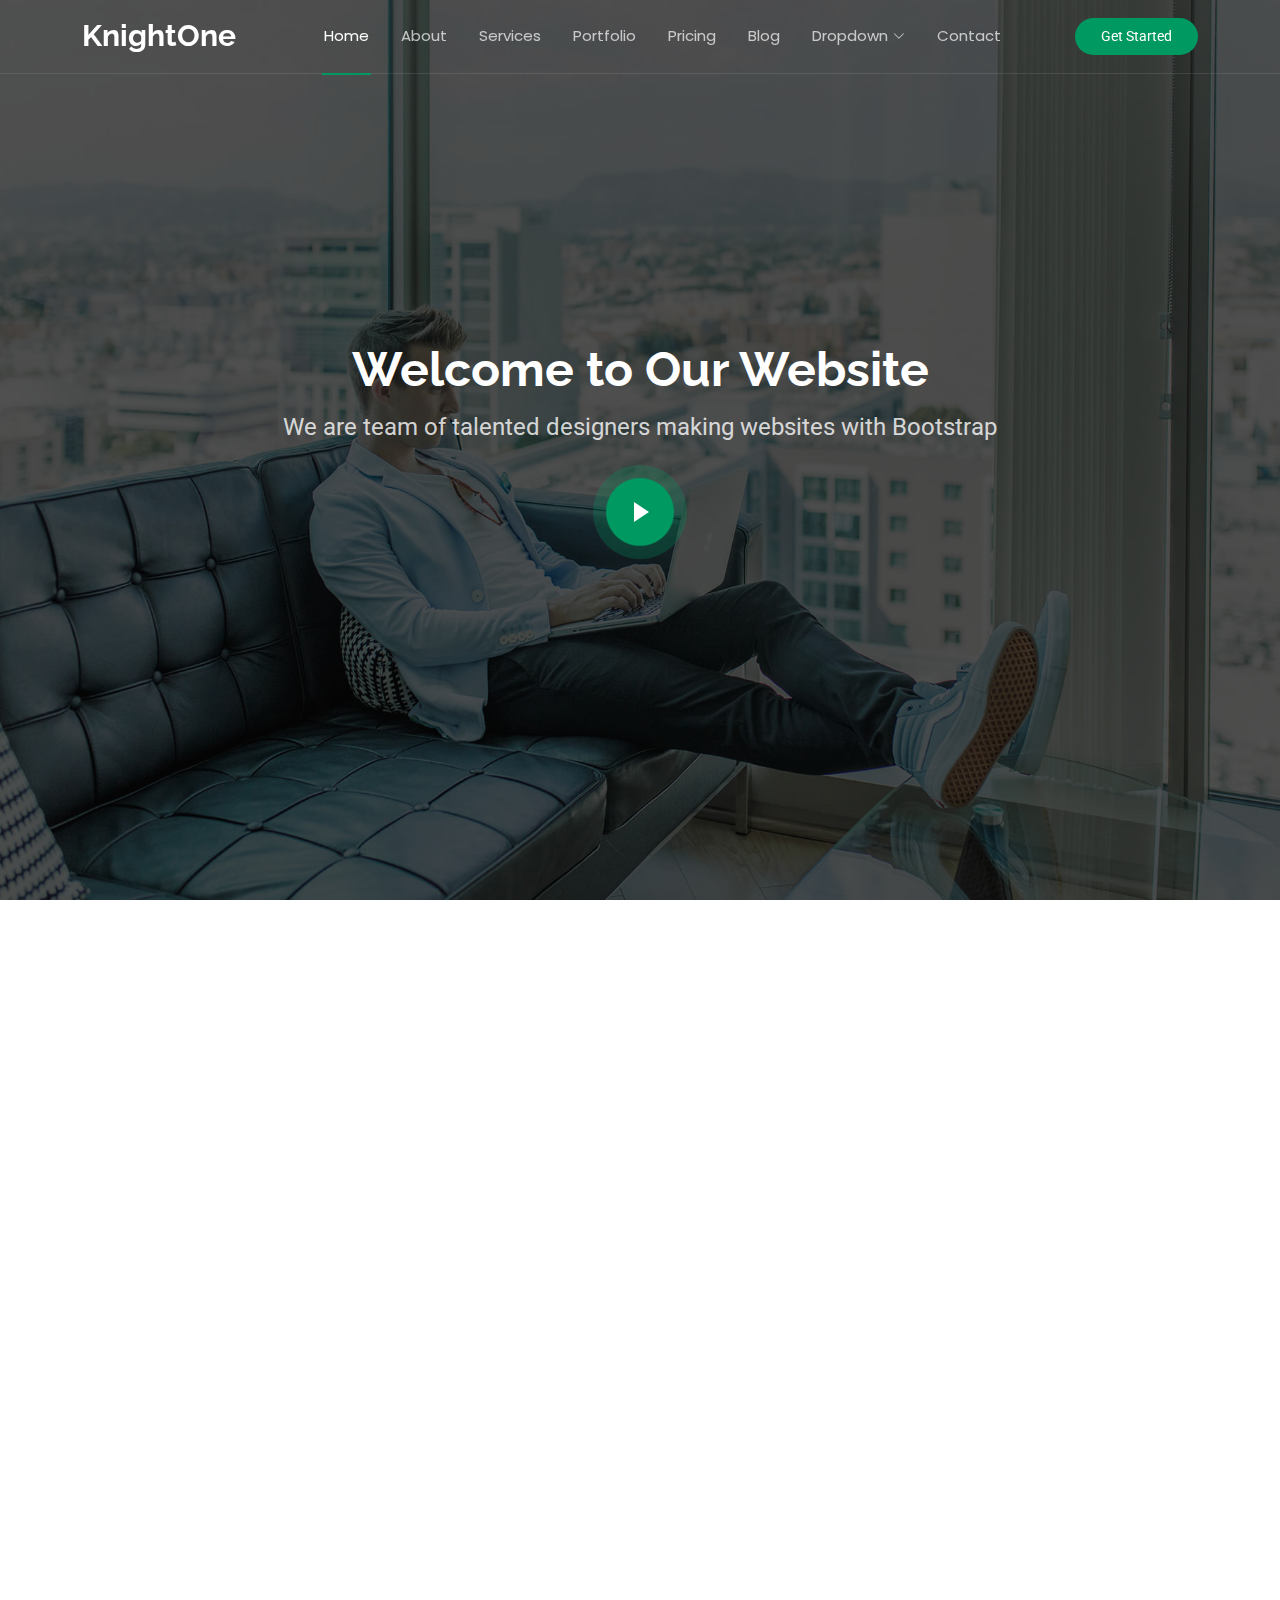
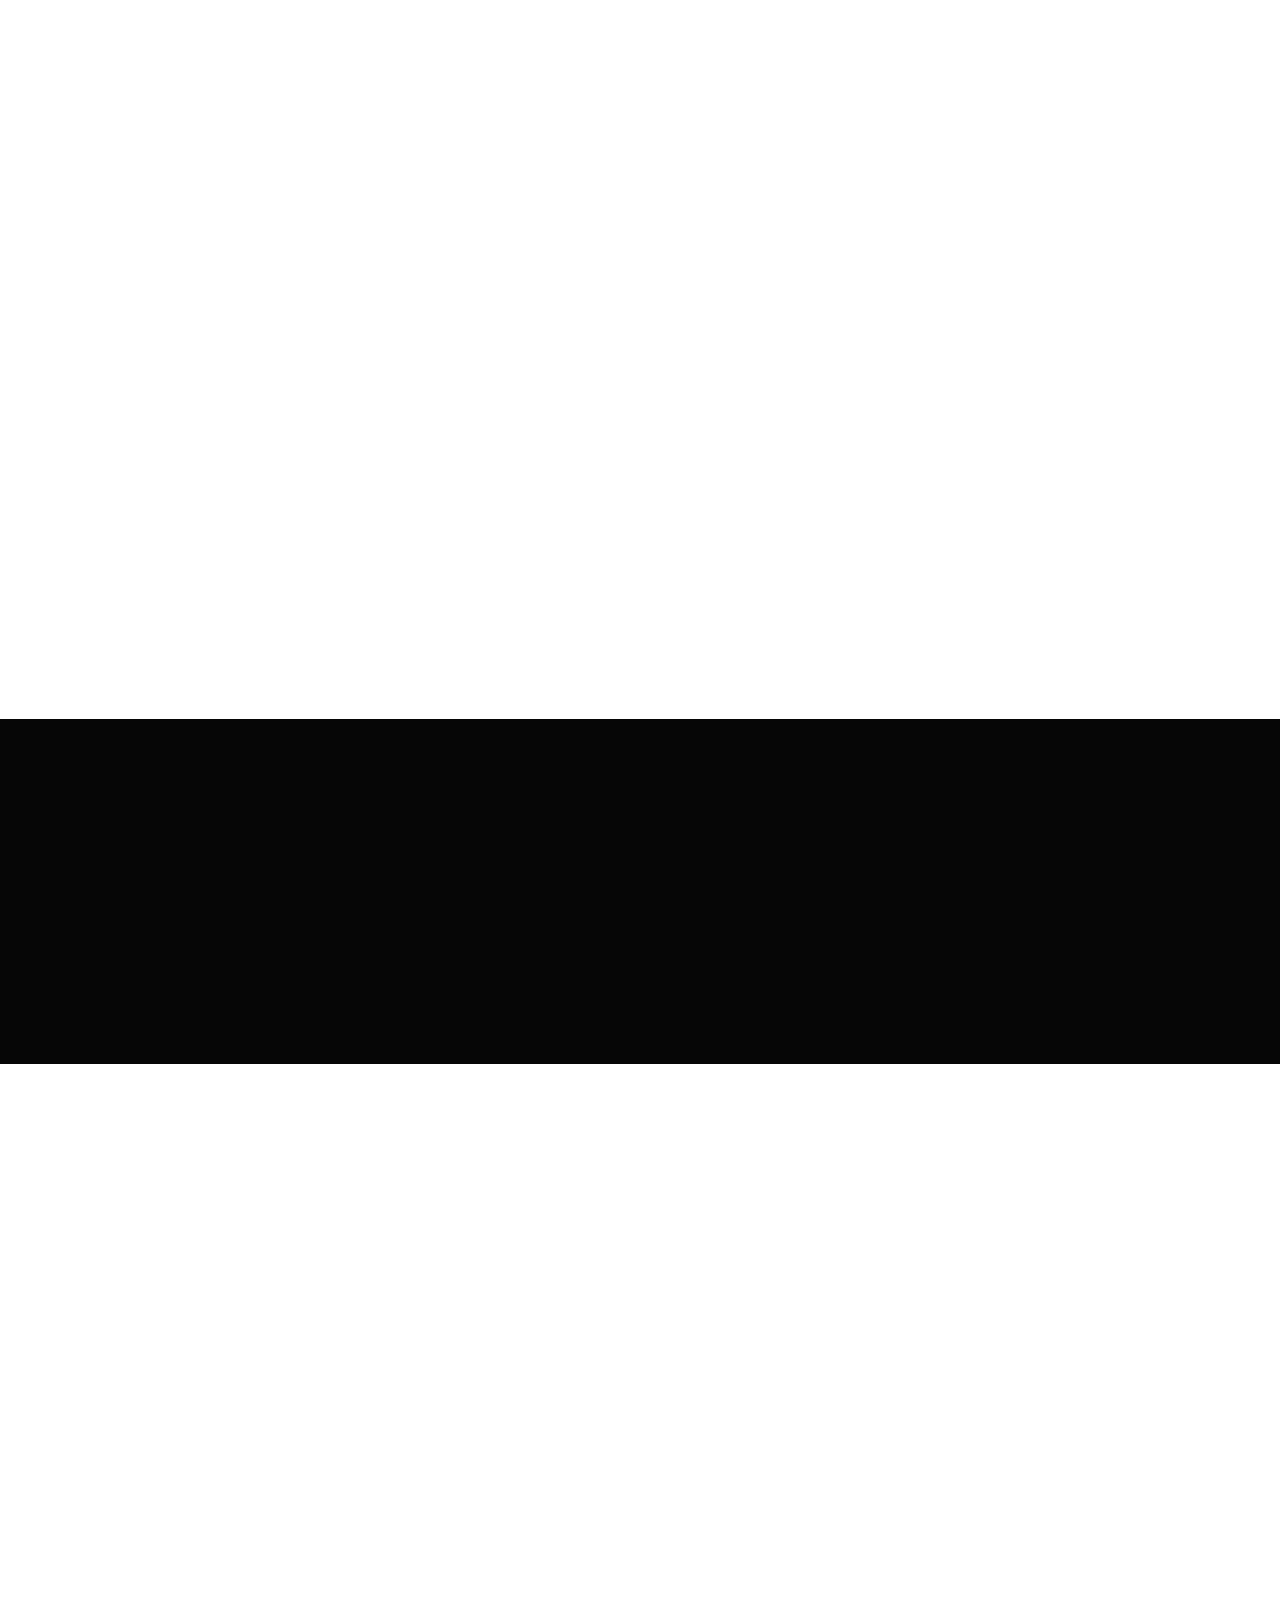
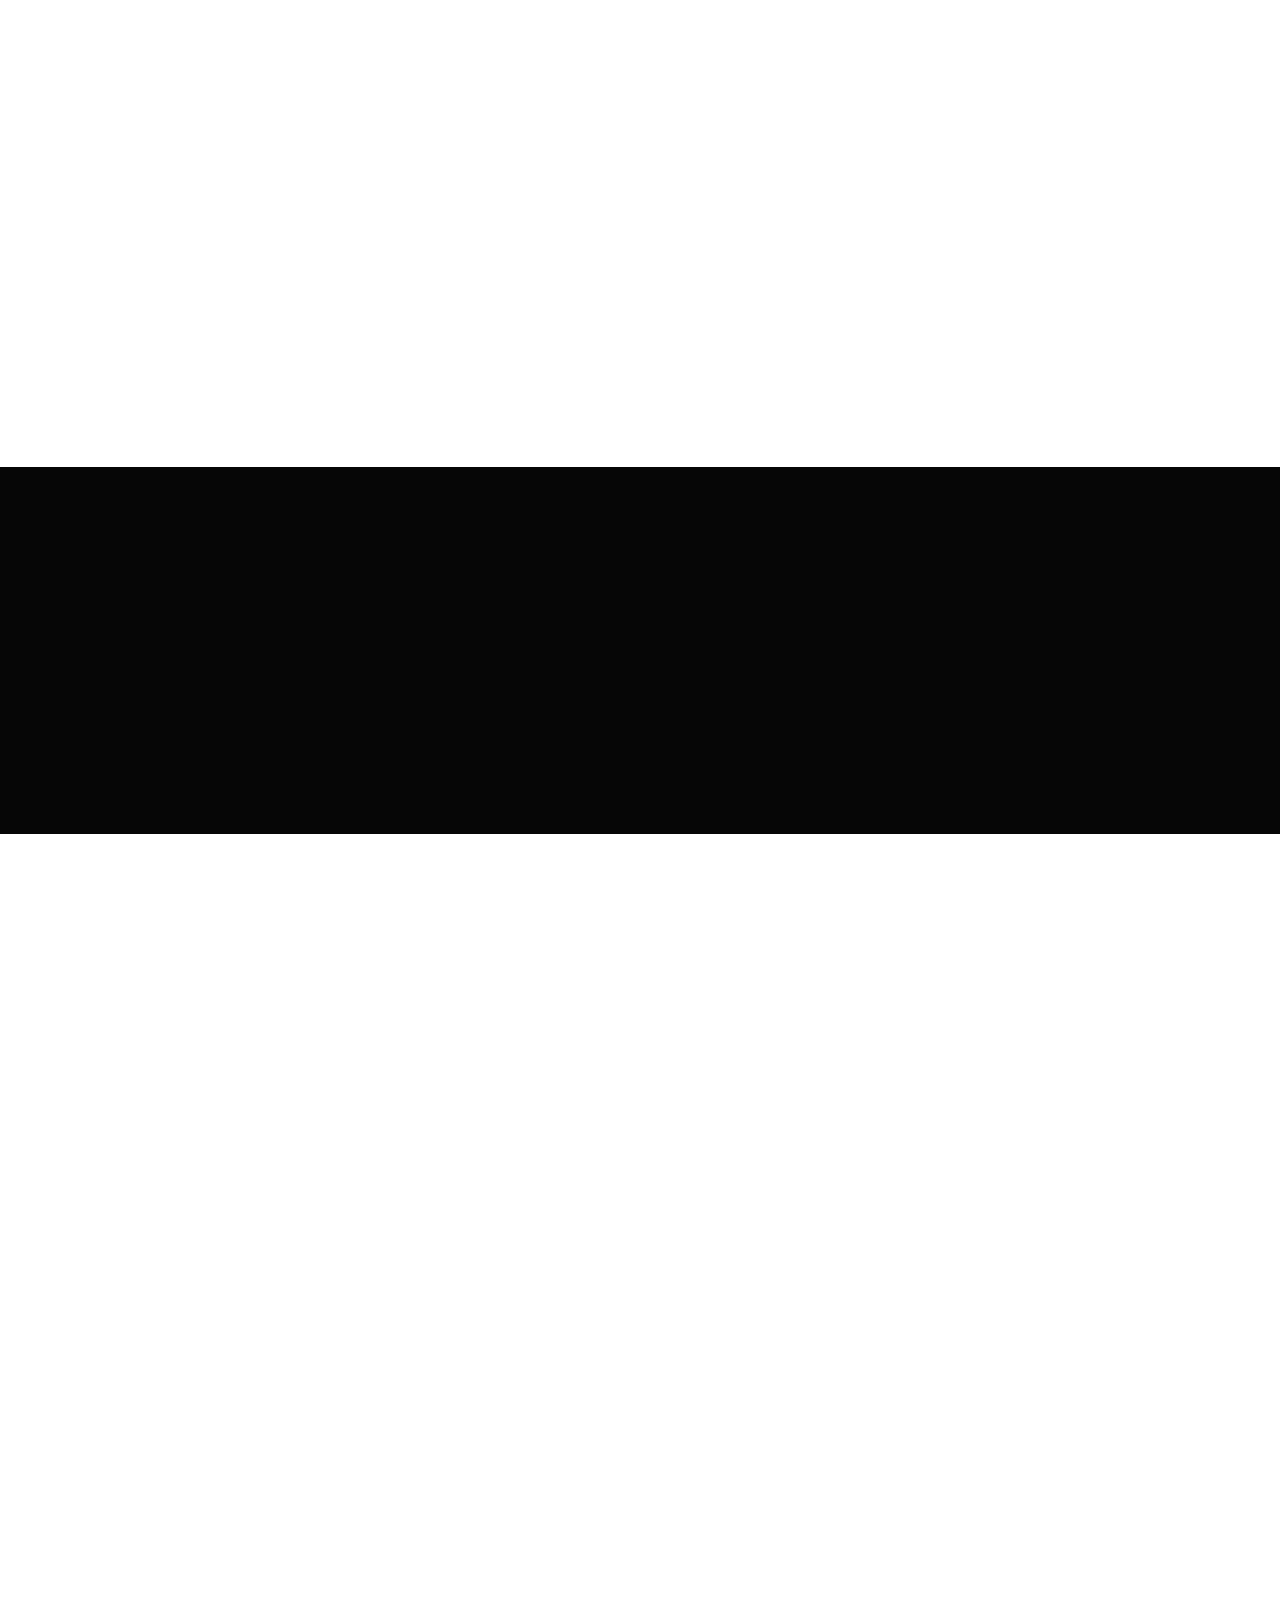
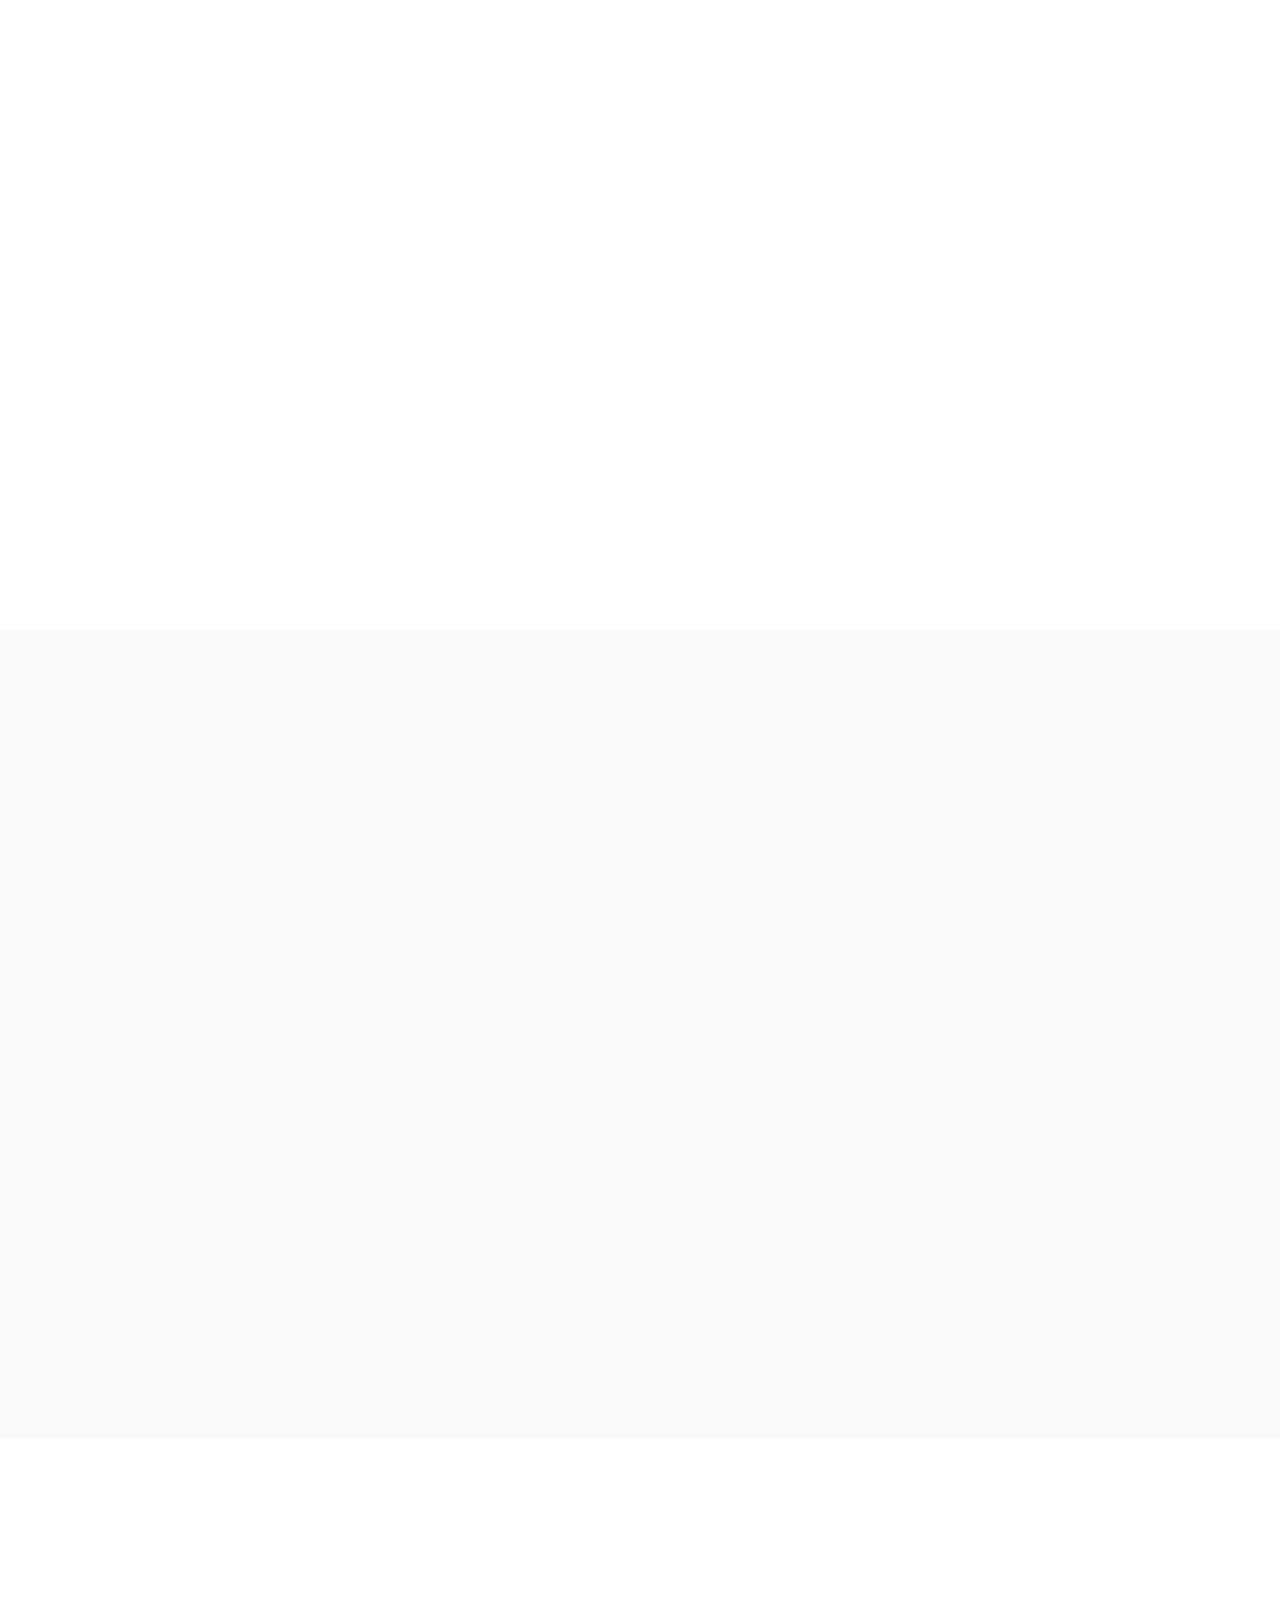
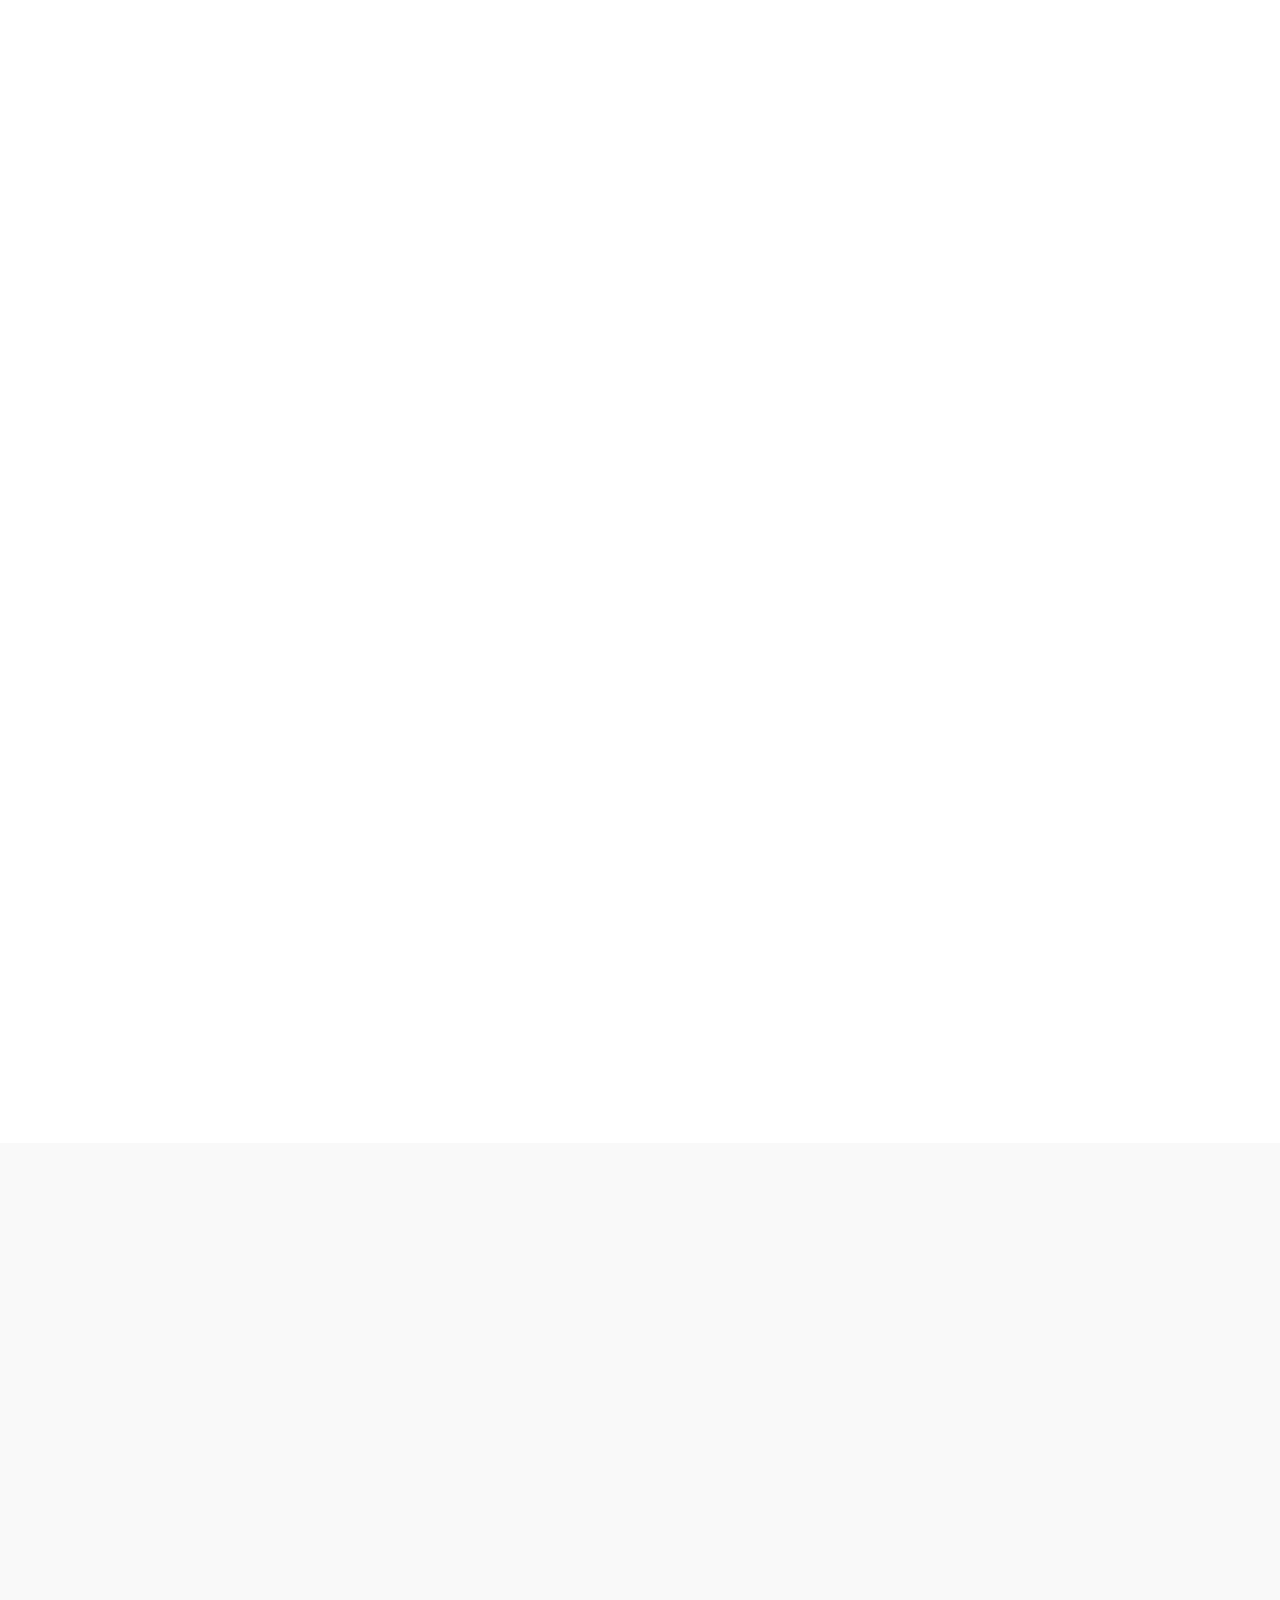
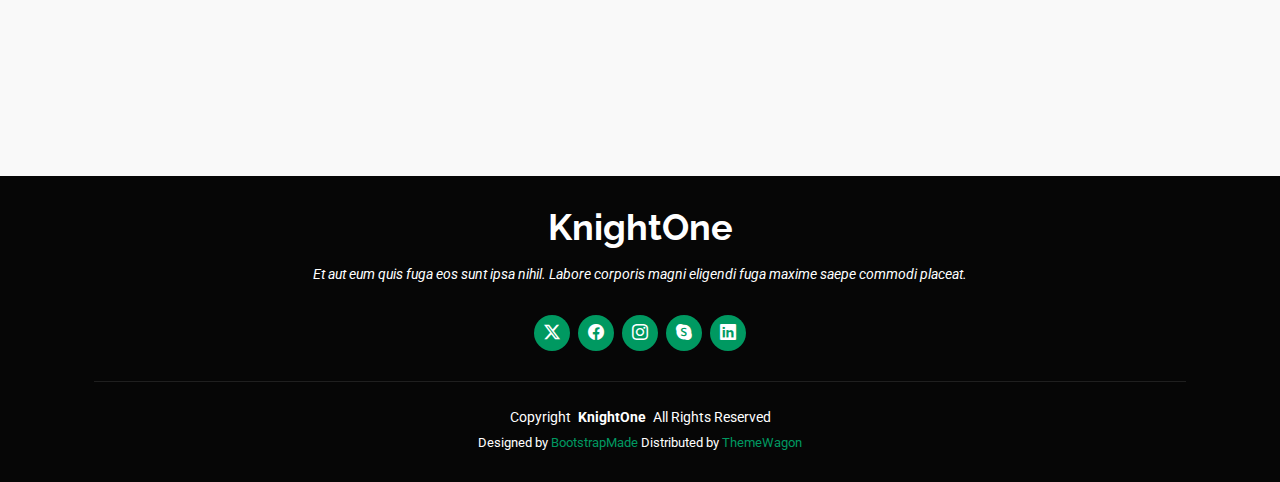
<file: index.html>
<!DOCTYPE html>
<html lang="en">

<head>
  <meta charset="utf-8">
  <meta content="width=device-width, initial-scale=1.0" name="viewport">
  <title>Index - KnightOne Bootstrap Template</title>
  <meta name="description" content="">
  <meta name="keywords" content="">

  <!-- Favicons -->
  <link href="assets/img/favicon.png" rel="icon">
  <link href="assets/img/apple-touch-icon.png" rel="apple-touch-icon">

  <!-- Fonts -->
  <link href="https://fonts.googleapis.com" rel="preconnect">
  <link href="https://fonts.gstatic.com" rel="preconnect" crossorigin>
  <link href="https://fonts.googleapis.com/css2?family=Roboto:ital,wght@0,100;0,300;0,400;0,500;0,700;0,900;1,100;1,300;1,400;1,500;1,700;1,900&family=Poppins:ital,wght@0,100;0,200;0,300;0,400;0,500;0,600;0,700;0,800;0,900;1,100;1,200;1,300;1,400;1,500;1,600;1,700;1,800;1,900&family=Raleway:ital,wght@0,100;0,200;0,300;0,400;0,500;0,600;0,700;0,800;0,900;1,100;1,200;1,300;1,400;1,500;1,600;1,700;1,800;1,900&display=swap" rel="stylesheet">

  <!-- Vendor CSS Files -->
  <link href="assets/vendor/bootstrap/css/bootstrap.min.css" rel="stylesheet">
  <link href="assets/vendor/bootstrap-icons/bootstrap-icons.css" rel="stylesheet">
  <link href="assets/vendor/aos/aos.css" rel="stylesheet">
  <link href="assets/vendor/glightbox/css/glightbox.min.css" rel="stylesheet">
  <link href="assets/vendor/swiper/swiper-bundle.min.css" rel="stylesheet">

  <!-- Main CSS File -->
  <link href="assets/css/main.css" rel="stylesheet">

  <!-- =======================================================
  * Template Name: KnightOne
  * Template URL: https://bootstrapmade.com/knight-simple-one-page-bootstrap-template/
  * Updated: Oct 16 2024 with Bootstrap v5.3.3
  * Author: BootstrapMade.com
  * License: https://bootstrapmade.com/license/
  ======================================================== -->
</head>

<body class="index-page">

  <header id="header" class="header d-flex align-items-center fixed-top">
    <div class="container position-relative d-flex align-items-center justify-content-between">

      <a href="index.html" class="logo d-flex align-items-center me-auto me-xl-0">
        <!-- Uncomment the line below if you also wish to use an image logo -->
        <!-- <img src="assets/img/logo.png" alt=""> -->
        <h1 class="sitename">KnightOne</h1>
      </a>

      <nav id="navmenu" class="navmenu">
        <ul>
          <li><a href="#hero" class="active">Home</a></li>
          <li><a href="#about">About</a></li>
          <li><a href="#services">Services</a></li>
          <li><a href="#portfolio">Portfolio</a></li>
          <li><a href="#pricing">Pricing</a></li>
          <li><a href="blog.html">Blog</a></li>
          <li class="dropdown"><a href="#"><span>Dropdown</span> <i class="bi bi-chevron-down toggle-dropdown"></i></a>
            <ul>
              <li><a href="#">Dropdown 1</a></li>
              <li class="dropdown"><a href="#"><span>Deep Dropdown</span> <i class="bi bi-chevron-down toggle-dropdown"></i></a>
                <ul>
                  <li><a href="#">Deep Dropdown 1</a></li>
                  <li><a href="#">Deep Dropdown 2</a></li>
                  <li><a href="#">Deep Dropdown 3</a></li>
                  <li><a href="#">Deep Dropdown 4</a></li>
                  <li><a href="#">Deep Dropdown 5</a></li>
                </ul>
              </li>
              <li><a href="#">Dropdown 2</a></li>
              <li><a href="#">Dropdown 3</a></li>
              <li><a href="#">Dropdown 4</a></li>
            </ul>
          </li>
          <li><a href="#contact">Contact</a></li>
        </ul>
        <i class="mobile-nav-toggle d-xl-none bi bi-list"></i>
      </nav>

      <a class="cta-btn" href="#about">Get Started</a>

    </div>
  </header>

  <main class="main">

    <!-- Hero Section -->
    <section id="hero" class="hero section dark-background">

      <img src="assets/img/hero-bg.jpg" alt="" data-aos="fade-in">

      <div class="container d-flex flex-column align-items-center text-center">
        <h2 data-aos="fade-up" data-aos-delay="100">Welcome to Our Website</h2>
        <p data-aos="fade-up" data-aos-delay="200">We are team of talented designers making websites with Bootstrap</p>
        <div data-aos="fade-up" data-aos-delay="300">
          <a href="https://www.youtube.com/watch?v=Y7f98aduVJ8" class="glightbox pulsating-play-btn"></a>
        </div>
      </div>

    </section><!-- /Hero Section -->

    <!-- About Section -->
    <section id="about" class="about section">

      <!-- Section Title -->
      <div class="container section-title" data-aos="fade-up">
        <h2>About</h2>
        <p>Necessitatibus eius consequatur ex aliquid fuga eum quidem sint consectetur velit</p>
      </div><!-- End Section Title -->

      <div class="container">

        <div class="row gy-4">

          <div class="col-lg-6 content" data-aos="fade-up" data-aos-delay="100">
            <p>
              Lorem ipsum dolor sit amet, consectetur adipiscing elit, sed do eiusmod tempor incididunt ut labore et dolore
              magna aliqua.
            </p>
            <ul>
              <li><i class="bi bi-check2-circle"></i> <span>Ullamco laboris nisi ut aliquip ex ea commodo consequat.</span></li>
              <li><i class="bi bi-check2-circle"></i> <span>Duis aute irure dolor in reprehenderit in voluptate velit.</span></li>
              <li><i class="bi bi-check2-circle"></i> <span>Ullamco laboris nisi ut aliquip ex ea commodo</span></li>
            </ul>
          </div>

          <div class="col-lg-6" data-aos="fade-up" data-aos-delay="200">
            <p>Ullamco laboris nisi ut aliquip ex ea commodo consequat. Duis aute irure dolor in reprehenderit in voluptate velit esse cillum dolore eu fugiat nulla pariatur. Excepteur sint occaecat cupidatat non proident, sunt in culpa qui officia deserunt mollit anim id est laborum. </p>
            <a href="#" class="read-more"><span>Read More</span><i class="bi bi-arrow-right"></i></a>
          </div>

        </div>

      </div>

    </section><!-- /About Section -->

    <!-- Services Section -->
    <section id="services" class="services section">

      <!-- Section Title -->
      <div class="container section-title" data-aos="fade-up">
        <h2>Services</h2>
        <p>Necessitatibus eius consequatur ex aliquid fuga eum quidem sint consectetur velit</p>
      </div><!-- End Section Title -->

      <div class="container">

        <div class="row gy-4">

          <div class="col-lg-4 col-md-6" data-aos="fade-up" data-aos-delay="100">
            <div class="service-item  position-relative">
              <div class="icon">
                <i class="bi bi-activity"></i>
              </div>
              <a href="#" class="stretched-link">
                <h3>Nesciunt Mete</h3>
              </a>
              <p>Provident nihil minus qui consequatur non omnis maiores. Eos accusantium minus dolores iure perferendis tempore et consequatur.</p>
            </div>
          </div><!-- End Service Item -->

          <div class="col-lg-4 col-md-6" data-aos="fade-up" data-aos-delay="200">
            <div class="service-item position-relative">
              <div class="icon">
                <i class="bi bi-broadcast"></i>
              </div>
              <a href="#" class="stretched-link">
                <h3>Eosle Commodi</h3>
              </a>
              <p>Ut autem aut autem non a. Sint sint sit facilis nam iusto sint. Libero corrupti neque eum hic non ut nesciunt dolorem.</p>
            </div>
          </div><!-- End Service Item -->

          <div class="col-lg-4 col-md-6" data-aos="fade-up" data-aos-delay="300">
            <div class="service-item position-relative">
              <div class="icon">
                <i class="bi bi-easel"></i>
              </div>
              <a href="#" class="stretched-link">
                <h3>Ledo Markt</h3>
              </a>
              <p>Ut excepturi voluptatem nisi sed. Quidem fuga consequatur. Minus ea aut. Vel qui id voluptas adipisci eos earum corrupti.</p>
            </div>
          </div><!-- End Service Item -->

          <div class="col-lg-4 col-md-6" data-aos="fade-up" data-aos-delay="400">
            <div class="service-item position-relative">
              <div class="icon">
                <i class="bi bi-bounding-box-circles"></i>
              </div>
              <a href="#" class="stretched-link">
                <h3>Asperiores Commodit</h3>
              </a>
              <p>Non et temporibus minus omnis sed dolor esse consequatur. Cupiditate sed error ea fuga sit provident adipisci neque.</p>
              <a href="#" class="stretched-link"></a>
            </div>
          </div><!-- End Service Item -->

          <div class="col-lg-4 col-md-6" data-aos="fade-up" data-aos-delay="500">
            <div class="service-item position-relative">
              <div class="icon">
                <i class="bi bi-calendar4-week"></i>
              </div>
              <a href="#" class="stretched-link">
                <h3>Velit Doloremque</h3>
              </a>
              <p>Cumque et suscipit saepe. Est maiores autem enim facilis ut aut ipsam corporis aut. Sed animi at autem alias eius labore.</p>
              <a href="#" class="stretched-link"></a>
            </div>
          </div><!-- End Service Item -->

          <div class="col-lg-4 col-md-6" data-aos="fade-up" data-aos-delay="600">
            <div class="service-item position-relative">
              <div class="icon">
                <i class="bi bi-chat-square-text"></i>
              </div>
              <a href="#" class="stretched-link">
                <h3>Dolori Architecto</h3>
              </a>
              <p>Hic molestias ea quibusdam eos. Fugiat enim doloremque aut neque non et debitis iure. Corrupti recusandae ducimus enim.</p>
              <a href="#" class="stretched-link"></a>
            </div>
          </div><!-- End Service Item -->

        </div>

      </div>

    </section><!-- /Services Section -->

    <!-- Call To Action Section -->
    <section id="call-to-action" class="call-to-action section dark-background">

      <img src="assets/img/cta-bg.jpg" alt="">

      <div class="container">

        <div class="row" data-aos="zoom-in" data-aos-delay="100">
          <div class="col-xl-9 text-center text-xl-start">
            <h3>Call To Action</h3>
            <p>Duis aute irure dolor in reprehenderit in voluptate velit esse cillum dolore eu fugiat nulla pariatur. Excepteur sint occaecat cupidatat non proident, sunt in culpa qui officia deserunt mollit anim id est laborum.</p>
          </div>
          <div class="col-xl-3 cta-btn-container text-center">
            <a class="cta-btn align-middle" href="#">Call To Action</a>
          </div>
        </div>

      </div>

    </section><!-- /Call To Action Section -->

    <!-- Features Section -->
    <section id="features" class="features section">

      <div class="container">

        <div class="row gy-4">

          <div class="features-image col-lg-6 order-lg-2" data-aos="fade-up" data-aos-delay="100"><img src="assets/img/features-bg.jpg" alt=""></div>

          <div class="col-lg-6 order-lg-1">

            <div class="features-item d-flex ps-0 ps-lg-3 pt-4 pt-lg-0" data-aos="fade-up" data-aos-delay="200">
              <i class="bi bi-archive flex-shrink-0"></i>
              <div>
                <h4>Est labore ad</h4>
                <p>Consequuntur sunt aut quasi enim aliquam quae harum pariatur laboris nisi ut aliquip</p>
              </div>
            </div><!-- End Features Item-->

            <div class="features-item d-flex mt-5 ps-0 ps-lg-3" data-aos="fade-up" data-aos-delay="300">
              <i class="bi bi-basket flex-shrink-0"></i>
              <div>
                <h4>Harum esse qui</h4>
                <p>Excepteur sint occaecat cupidatat non proident, sunt in culpa qui officia deserunt</p>
              </div>
            </div><!-- End Features Item-->

            <div class="features-item d-flex mt-5 ps-0 ps-lg-3" data-aos="fade-up" data-aos-delay="400">
              <i class="bi bi-broadcast flex-shrink-0"></i>
              <div>
                <h4>Aut occaecati</h4>
                <p>Aut suscipit aut cum nemo deleniti aut omnis. Doloribus ut maiores omnis facere</p>
              </div>
            </div><!-- End Features Item-->

            <div class="features-item d-flex mt-5 ps-0 ps-lg-3" data-aos="fade-up" data-aos-delay="500">
              <i class="bi bi-camera-reels flex-shrink-0"></i>
              <div>
                <h4>Beatae veritatis</h4>
                <p>Expedita veritatis consequuntur nihil tempore laudantium vitae denat pacta</p>
              </div>
            </div><!-- End Features Item-->

          </div>

        </div>

      </div>

    </section><!-- /Features Section -->

    <!-- Clients Section -->
    <section id="clients" class="clients section">

      <div class="container" data-aos="fade-up" data-aos-delay="100">

        <div class="row g-0 clients-wrap">

          <div class="col-xl-3 col-md-4 client-logo">
            <img src="assets/img/clients/client-1.png" class="img-fluid" alt="">
          </div><!-- End Client Item -->

          <div class="col-xl-3 col-md-4 client-logo">
            <img src="assets/img/clients/client-2.png" class="img-fluid" alt="">
          </div><!-- End Client Item -->

          <div class="col-xl-3 col-md-4 client-logo">
            <img src="assets/img/clients/client-3.png" class="img-fluid" alt="">
          </div><!-- End Client Item -->

          <div class="col-xl-3 col-md-4 client-logo">
            <img src="assets/img/clients/client-4.png" class="img-fluid" alt="">
          </div><!-- End Client Item -->

          <div class="col-xl-3 col-md-4 client-logo">
            <img src="assets/img/clients/client-5.png" class="img-fluid" alt="">
          </div><!-- End Client Item -->

          <div class="col-xl-3 col-md-4 client-logo">
            <img src="assets/img/clients/client-6.png" class="img-fluid" alt="">
          </div><!-- End Client Item -->

          <div class="col-xl-3 col-md-4 client-logo">
            <img src="assets/img/clients/client-7.png" class="img-fluid" alt="">
          </div><!-- End Client Item -->

          <div class="col-xl-3 col-md-4 client-logo">
            <img src="assets/img/clients/client-8.png" class="img-fluid" alt="">
          </div><!-- End Client Item -->

        </div>

      </div>

    </section><!-- /Clients Section -->

    <!-- Stats Section -->
    <section id="stats" class="stats section dark-background">

      <img src="assets/img/stats-bg.jpg" alt="" data-aos="fade-in">

      <div class="container position-relative" data-aos="fade-up" data-aos-delay="100">

        <div class="subheading">
          <h3>What we have achieved so far</h3>
          <p>Iusto et labore modi qui sapiente xpedita tempora et aut non ipsum consequatur illo.</p>
        </div>

        <div class="row gy-4">

          <div class="col-lg-3 col-md-6">
            <div class="stats-item text-center w-100 h-100">
              <span data-purecounter-start="0" data-purecounter-end="232" data-purecounter-duration="1" class="purecounter"></span>
              <p>Clients</p>
            </div>
          </div><!-- End Stats Item -->

          <div class="col-lg-3 col-md-6">
            <div class="stats-item text-center w-100 h-100">
              <span data-purecounter-start="0" data-purecounter-end="521" data-purecounter-duration="1" class="purecounter"></span>
              <p>Projects</p>
            </div>
          </div><!-- End Stats Item -->

          <div class="col-lg-3 col-md-6">
            <div class="stats-item text-center w-100 h-100">
              <span data-purecounter-start="0" data-purecounter-end="1453" data-purecounter-duration="1" class="purecounter"></span>
              <p>Hours Of Support</p>
            </div>
          </div><!-- End Stats Item -->

          <div class="col-lg-3 col-md-6">
            <div class="stats-item text-center w-100 h-100">
              <span data-purecounter-start="0" data-purecounter-end="32" data-purecounter-duration="1" class="purecounter"></span>
              <p>Workers</p>
            </div>
          </div><!-- End Stats Item -->

        </div>

      </div>

    </section><!-- /Stats Section -->

    <!-- Portfolio Section -->
    <section id="portfolio" class="portfolio section">

      <!-- Section Title -->
      <div class="container section-title" data-aos="fade-up">
        <h2>Portfolio</h2>
        <p>Necessitatibus eius consequatur ex aliquid fuga eum quidem sint consectetur velit</p>
      </div><!-- End Section Title -->

      <div class="container">

        <div class="isotope-layout" data-default-filter="*" data-layout="masonry" data-sort="original-order">

          <ul class="portfolio-filters isotope-filters" data-aos="fade-up" data-aos-delay="100">
            <li data-filter="*" class="filter-active">All</li>
            <li data-filter=".filter-app">App</li>
            <li data-filter=".filter-product">Card</li>
            <li data-filter=".filter-branding">Web</li>
          </ul><!-- End Portfolio Filters -->

          <div class="row gy-4 isotope-container" data-aos="fade-up" data-aos-delay="200">

            <div class="col-lg-4 col-md-6 portfolio-item isotope-item filter-app">
              <img src="assets/img/masonry-portfolio/masonry-portfolio-1.jpg" class="img-fluid" alt="">
              <div class="portfolio-info">
                <h4>App 1</h4>
                <p>Lorem ipsum, dolor sit</p>
                <a href="assets/img/masonry-portfolio/masonry-portfolio-1.jpg" title="App 1" data-gallery="portfolio-gallery-app" class="glightbox preview-link"><i class="bi bi-zoom-in"></i></a>
                <a href="portfolio-details.html" title="More Details" class="details-link"><i class="bi bi-link-45deg"></i></a>
              </div>
            </div><!-- End Portfolio Item -->

            <div class="col-lg-4 col-md-6 portfolio-item isotope-item filter-product">
              <img src="assets/img/masonry-portfolio/masonry-portfolio-2.jpg" class="img-fluid" alt="">
              <div class="portfolio-info">
                <h4>Product 1</h4>
                <p>Lorem ipsum, dolor sit</p>
                <a href="assets/img/masonry-portfolio/masonry-portfolio-2.jpg" title="Product 1" data-gallery="portfolio-gallery-product" class="glightbox preview-link"><i class="bi bi-zoom-in"></i></a>
                <a href="portfolio-details.html" title="More Details" class="details-link"><i class="bi bi-link-45deg"></i></a>
              </div>
            </div><!-- End Portfolio Item -->

            <div class="col-lg-4 col-md-6 portfolio-item isotope-item filter-branding">
              <img src="assets/img/masonry-portfolio/masonry-portfolio-3.jpg" class="img-fluid" alt="">
              <div class="portfolio-info">
                <h4>Branding 1</h4>
                <p>Lorem ipsum, dolor sit</p>
                <a href="assets/img/masonry-portfolio/masonry-portfolio-3.jpg" title="Branding 1" data-gallery="portfolio-gallery-branding" class="glightbox preview-link"><i class="bi bi-zoom-in"></i></a>
                <a href="portfolio-details.html" title="More Details" class="details-link"><i class="bi bi-link-45deg"></i></a>
              </div>
            </div><!-- End Portfolio Item -->

            <div class="col-lg-4 col-md-6 portfolio-item isotope-item filter-app">
              <img src="assets/img/masonry-portfolio/masonry-portfolio-4.jpg" class="img-fluid" alt="">
              <div class="portfolio-info">
                <h4>App 2</h4>
                <p>Lorem ipsum, dolor sit</p>
                <a href="assets/img/masonry-portfolio/masonry-portfolio-4.jpg" title="App 2" data-gallery="portfolio-gallery-app" class="glightbox preview-link"><i class="bi bi-zoom-in"></i></a>
                <a href="portfolio-details.html" title="More Details" class="details-link"><i class="bi bi-link-45deg"></i></a>
              </div>
            </div><!-- End Portfolio Item -->

            <div class="col-lg-4 col-md-6 portfolio-item isotope-item filter-product">
              <img src="assets/img/masonry-portfolio/masonry-portfolio-5.jpg" class="img-fluid" alt="">
              <div class="portfolio-info">
                <h4>Product 2</h4>
                <p>Lorem ipsum, dolor sit</p>
                <a href="assets/img/masonry-portfolio/masonry-portfolio-5.jpg" title="Product 2" data-gallery="portfolio-gallery-product" class="glightbox preview-link"><i class="bi bi-zoom-in"></i></a>
                <a href="portfolio-details.html" title="More Details" class="details-link"><i class="bi bi-link-45deg"></i></a>
              </div>
            </div><!-- End Portfolio Item -->

            <div class="col-lg-4 col-md-6 portfolio-item isotope-item filter-branding">
              <img src="assets/img/masonry-portfolio/masonry-portfolio-6.jpg" class="img-fluid" alt="">
              <div class="portfolio-info">
                <h4>Branding 2</h4>
                <p>Lorem ipsum, dolor sit</p>
                <a href="assets/img/masonry-portfolio/masonry-portfolio-6.jpg" title="Branding 2" data-gallery="portfolio-gallery-branding" class="glightbox preview-link"><i class="bi bi-zoom-in"></i></a>
                <a href="portfolio-details.html" title="More Details" class="details-link"><i class="bi bi-link-45deg"></i></a>
              </div>
            </div><!-- End Portfolio Item -->

            <div class="col-lg-4 col-md-6 portfolio-item isotope-item filter-app">
              <img src="assets/img/masonry-portfolio/masonry-portfolio-7.jpg" class="img-fluid" alt="">
              <div class="portfolio-info">
                <h4>App 3</h4>
                <p>Lorem ipsum, dolor sit</p>
                <a href="assets/img/masonry-portfolio/masonry-portfolio-7.jpg" title="App 3" data-gallery="portfolio-gallery-app" class="glightbox preview-link"><i class="bi bi-zoom-in"></i></a>
                <a href="portfolio-details.html" title="More Details" class="details-link"><i class="bi bi-link-45deg"></i></a>
              </div>
            </div><!-- End Portfolio Item -->

            <div class="col-lg-4 col-md-6 portfolio-item isotope-item filter-product">
              <img src="assets/img/masonry-portfolio/masonry-portfolio-8.jpg" class="img-fluid" alt="">
              <div class="portfolio-info">
                <h4>Product 3</h4>
                <p>Lorem ipsum, dolor sit</p>
                <a href="assets/img/masonry-portfolio/masonry-portfolio-8.jpg" title="Product 3" data-gallery="portfolio-gallery-product" class="glightbox preview-link"><i class="bi bi-zoom-in"></i></a>
                <a href="portfolio-details.html" title="More Details" class="details-link"><i class="bi bi-link-45deg"></i></a>
              </div>
            </div><!-- End Portfolio Item -->

            <div class="col-lg-4 col-md-6 portfolio-item isotope-item filter-branding">
              <img src="assets/img/masonry-portfolio/masonry-portfolio-9.jpg" class="img-fluid" alt="">
              <div class="portfolio-info">
                <h4>Branding 3</h4>
                <p>Lorem ipsum, dolor sit</p>
                <a href="assets/img/masonry-portfolio/masonry-portfolio-9.jpg" title="Branding 2" data-gallery="portfolio-gallery-branding" class="glightbox preview-link"><i class="bi bi-zoom-in"></i></a>
                <a href="portfolio-details.html" title="More Details" class="details-link"><i class="bi bi-link-45deg"></i></a>
              </div>
            </div><!-- End Portfolio Item -->

          </div><!-- End Portfolio Container -->

        </div>

      </div>

    </section><!-- /Portfolio Section -->

    <!-- Pricing Section -->
    <section id="pricing" class="pricing section light-background">

      <!-- Section Title -->
      <div class="container section-title" data-aos="fade-up">
        <h2>Pricing</h2>
        <p>Necessitatibus eius consequatur ex aliquid fuga eum quidem sint consectetur velit</p>
      </div><!-- End Section Title -->

      <div class="container">

        <div class="row gy-4">

          <div class="col-lg-4 col-md-6" data-aos="fade-up" data-aos-delay="100">
            <div class="pricing-item">
              <h3>Free</h3>
              <h4><sup>$</sup>0<span> / month</span></h4>
              <ul>
                <li>Aida dere</li>
                <li>Nec feugiat nisl</li>
                <li>Nulla at volutpat dola</li>
                <li class="na">Pharetra massa</li>
                <li class="na">Massa ultricies mi</li>
              </ul>
              <div class="btn-wrap">
                <a href="#" class="btn-buy">Buy Now</a>
              </div>
            </div>
          </div><!-- End Pricing Item -->

          <div class="col-lg-4 col-md-6" data-aos="fade-up" data-aos-delay="200">
            <div class="pricing-item recommended">
              <span class="recommended-badge">Recommended</span>
              <h3>Business</h3>
              <h4><sup>$</sup>19<span> / month</span></h4>
              <ul>
                <li>Aida dere</li>
                <li>Nec feugiat nisl</li>
                <li>Nulla at volutpat dola</li>
                <li>Pharetra massa</li>
                <li class="na">Massa ultricies mi</li>
              </ul>
              <div class="btn-wrap">
                <a href="#" class="btn-buy">Buy Now</a>
              </div>
            </div>
          </div><!-- End Pricing Item -->

          <div class="col-lg-4 col-md-6" data-aos="fade-up" data-aos-delay="300">
            <div class="pricing-item">
              <h3>Developer</h3>
              <h4><sup>$</sup>29<span> / month</span></h4>
              <ul>
                <li>Aida dere</li>
                <li>Nec feugiat nisl</li>
                <li>Nulla at volutpat dola</li>
                <li>Pharetra massa</li>
                <li>Massa ultricies mi</li>
              </ul>
              <div class="btn-wrap">
                <a href="#" class="btn-buy">Buy Now</a>
              </div>
            </div>
          </div><!-- End Pricing Item -->

        </div>

      </div>

    </section><!-- /Pricing Section -->

    <!-- Faq Section -->
    <section id="faq" class="faq section">

      <div class="container-fluid">

        <div class="row gy-4">

          <div class="col-lg-7 d-flex flex-column justify-content-center order-2 order-lg-1">

            <div class="content px-xl-5" data-aos="fade-up" data-aos-delay="100">
              <h3><span>Frequently Asked </span><strong>Questions</strong></h3>
              <p>
                Lorem ipsum dolor sit amet, consectetur adipiscing elit, sed do eiusmod tempor incididunt ut labore et dolore magna aliqua. Duis aute irure dolor in reprehenderit
              </p>
            </div>

            <div class="faq-container px-xl-5" data-aos="fade-up" data-aos-delay="200">

              <div class="faq-item faq-active">
                <i class="faq-icon bi bi-question-circle"></i>
                <h3>Non consectetur a erat nam at lectus urna duis?</h3>
                <div class="faq-content">
                  <p>Feugiat pretium nibh ipsum consequat. Tempus iaculis urna id volutpat lacus laoreet non curabitur gravida. Venenatis lectus magna fringilla urna porttitor rhoncus dolor purus non.</p>
                </div>
                <i class="faq-toggle bi bi-chevron-right"></i>
              </div><!-- End Faq item-->

              <div class="faq-item">
                <i class="faq-icon bi bi-question-circle"></i>
                <h3>Feugiat scelerisque varius morbi enim nunc faucibus a pellentesque?</h3>
                <div class="faq-content">
                  <p>Dolor sit amet consectetur adipiscing elit pellentesque habitant morbi. Id interdum velit laoreet id donec ultrices. Fringilla phasellus faucibus scelerisque eleifend donec pretium. Est pellentesque elit ullamcorper dignissim. Mauris ultrices eros in cursus turpis massa tincidunt dui.</p>
                </div>
                <i class="faq-toggle bi bi-chevron-right"></i>
              </div><!-- End Faq item-->

              <div class="faq-item">
                <i class="faq-icon bi bi-question-circle"></i>
                <h3>Dolor sit amet consectetur adipiscing elit pellentesque?</h3>
                <div class="faq-content">
                  <p>Eleifend mi in nulla posuere sollicitudin aliquam ultrices sagittis orci. Faucibus pulvinar elementum integer enim. Sem nulla pharetra diam sit amet nisl suscipit. Rutrum tellus pellentesque eu tincidunt. Lectus urna duis convallis convallis tellus. Urna molestie at elementum eu facilisis sed odio morbi quis</p>
                </div>
                <i class="faq-toggle bi bi-chevron-right"></i>
              </div><!-- End Faq item-->

            </div>

          </div>

          <div class="col-lg-5 order-1 order-lg-2">
            <img src="assets/img/faq.jpg" class="img-fluid" alt="" data-aos="zoom-in" data-aos-delay="100">
          </div>
        </div>

      </div>

    </section><!-- /Faq Section -->

    <!-- Recent Posts Section -->
    <section id="recent-posts" class="recent-posts section">

      <!-- Section Title -->
      <div class="container section-title" data-aos="fade-up">
        <h2>Recent Blog Posts</h2>
        <p>Necessitatibus eius consequatur ex aliquid fuga eum quidem sint consectetur velit</p>
      </div><!-- End Section Title -->

      <div class="container">

        <div class="row gy-4">

          <div class="col-xl-4 col-md-6" data-aos="fade-up" data-aos-delay="100">
            <article>

              <div class="post-img">
                <img src="assets/img/blog/blog-1.jpg" alt="" class="img-fluid">
              </div>

              <p class="post-category">Politics</p>

              <h2 class="title">
                <a href="blog-details.html">Dolorum optio tempore voluptas dignissimos</a>
              </h2>

              <div class="d-flex align-items-center">
                <img src="assets/img/blog/blog-author.jpg" alt="" class="img-fluid post-author-img flex-shrink-0">
                <div class="post-meta">
                  <p class="post-author">Maria Doe</p>
                  <p class="post-date">
                    <time datetime="2022-01-01">Jan 1, 2022</time>
                  </p>
                </div>
              </div>

            </article>
          </div><!-- End post list item -->

          <div class="col-xl-4 col-md-6" data-aos="fade-up" data-aos-delay="200">
            <article>

              <div class="post-img">
                <img src="assets/img/blog/blog-2.jpg" alt="" class="img-fluid">
              </div>

              <p class="post-category">Sports</p>

              <h2 class="title">
                <a href="blog-details.html">Nisi magni odit consequatur autem nulla dolorem</a>
              </h2>

              <div class="d-flex align-items-center">
                <img src="assets/img/blog/blog-author-2.jpg" alt="" class="img-fluid post-author-img flex-shrink-0">
                <div class="post-meta">
                  <p class="post-author">Allisa Mayer</p>
                  <p class="post-date">
                    <time datetime="2022-01-01">Jun 5, 2022</time>
                  </p>
                </div>
              </div>

            </article>
          </div><!-- End post list item -->

          <div class="col-xl-4 col-md-6" data-aos="fade-up" data-aos-delay="300">
            <article>

              <div class="post-img">
                <img src="assets/img/blog/blog-3.jpg" alt="" class="img-fluid">
              </div>

              <p class="post-category">Entertainment</p>

              <h2 class="title">
                <a href="blog-details.html">Possimus soluta ut id suscipit ea ut in quo quia et soluta</a>
              </h2>

              <div class="d-flex align-items-center">
                <img src="assets/img/blog/blog-author-3.jpg" alt="" class="img-fluid post-author-img flex-shrink-0">
                <div class="post-meta">
                  <p class="post-author">Mark Dower</p>
                  <p class="post-date">
                    <time datetime="2022-01-01">Jun 22, 2022</time>
                  </p>
                </div>
              </div>

            </article>
          </div><!-- End post list item -->

        </div><!-- End recent posts list -->

      </div>

    </section><!-- /Recent Posts Section -->

    <!-- Contact Section -->
    <section id="contact" class="contact section light-background">

      <!-- Section Title -->
      <div class="container section-title" data-aos="fade-up">
        <h2>Contact</h2>
        <p>Necessitatibus eius consequatur ex aliquid fuga eum quidem sint consectetur velit</p>
      </div><!-- End Section Title -->

      <div class="container" data-aos="fade" data-aos-delay="100">

        <div class="row gy-4">

          <div class="col-lg-4">
            <div class="info-item d-flex" data-aos="fade-up" data-aos-delay="200">
              <i class="bi bi-geo-alt flex-shrink-0"></i>
              <div>
                <h3>Address</h3>
                <p>A108 Adam Street, New York, NY 535022</p>
              </div>
            </div><!-- End Info Item -->

            <div class="info-item d-flex" data-aos="fade-up" data-aos-delay="300">
              <i class="bi bi-telephone flex-shrink-0"></i>
              <div>
                <h3>Call Us</h3>
                <p>+1 5589 55488 55</p>
              </div>
            </div><!-- End Info Item -->

            <div class="info-item d-flex" data-aos="fade-up" data-aos-delay="400">
              <i class="bi bi-envelope flex-shrink-0"></i>
              <div>
                <h3>Email Us</h3>
                <p>info@example.com</p>
              </div>
            </div><!-- End Info Item -->

          </div>

          <div class="col-lg-8">
            <form action="forms/contact.php" method="post" class="php-email-form" data-aos="fade-up" data-aos-delay="200">
              <div class="row gy-4">

                <div class="col-md-6">
                  <input type="text" name="name" class="form-control" placeholder="Your Name" required="">
                </div>

                <div class="col-md-6 ">
                  <input type="email" class="form-control" name="email" placeholder="Your Email" required="">
                </div>

                <div class="col-md-12">
                  <input type="text" class="form-control" name="subject" placeholder="Subject" required="">
                </div>

                <div class="col-md-12">
                  <textarea class="form-control" name="message" rows="6" placeholder="Message" required=""></textarea>
                </div>

                <div class="col-md-12 text-center">
                  <div class="loading">Loading</div>
                  <div class="error-message"></div>
                  <div class="sent-message">Your message has been sent. Thank you!</div>

                  <button type="submit">Send Message</button>
                </div>

              </div>
            </form>
          </div><!-- End Contact Form -->

        </div>

      </div>

    </section><!-- /Contact Section -->

  </main>

  <footer id="footer" class="footer dark-background">
    <div class="container">
      <h3 class="sitename">KnightOne</h3>
      <p>Et aut eum quis fuga eos sunt ipsa nihil. Labore corporis magni eligendi fuga maxime saepe commodi placeat.</p>
      <div class="social-links d-flex justify-content-center">
        <a href=""><i class="bi bi-twitter-x"></i></a>
        <a href=""><i class="bi bi-facebook"></i></a>
        <a href=""><i class="bi bi-instagram"></i></a>
        <a href=""><i class="bi bi-skype"></i></a>
        <a href=""><i class="bi bi-linkedin"></i></a>
      </div>
      <div class="container">
        <div class="copyright">
          <span>Copyright</span> <strong class="px-1 sitename">KnightOne</strong> <span>All Rights Reserved</span>
        </div>
        <div class="credits">
          <!-- All the links in the footer should remain intact. -->
          <!-- You can delete the links only if you've purchased the pro version. -->
          <!-- Licensing information: https://bootstrapmade.com/license/ -->
          <!-- Purchase the pro version with working PHP/AJAX contact form: [buy-url] -->
          Designed by <a href="https://bootstrapmade.com/">BootstrapMade</a> Distributed by <a href=“https://themewagon.com>ThemeWagon
        </div>
      </div>
    </div>
  </footer>

  <!-- Scroll Top -->
  <a href="#" id="scroll-top" class="scroll-top d-flex align-items-center justify-content-center"><i class="bi bi-arrow-up-short"></i></a>

  <!-- Preloader -->
  <div id="preloader"></div>

  <!-- Vendor JS Files -->
  <script src="assets/vendor/bootstrap/js/bootstrap.bundle.min.js"></script>
  <script src="assets/vendor/php-email-form/validate.js"></script>
  <script src="assets/vendor/aos/aos.js"></script>
  <script src="assets/vendor/glightbox/js/glightbox.min.js"></script>
  <script src="assets/vendor/purecounter/purecounter_vanilla.js"></script>
  <script src="assets/vendor/imagesloaded/imagesloaded.pkgd.min.js"></script>
  <script src="assets/vendor/isotope-layout/isotope.pkgd.min.js"></script>
  <script src="assets/vendor/swiper/swiper-bundle.min.js"></script>

  <!-- Main JS File -->
  <script src="assets/js/main.js"></script>

</body>

</html>
</file>
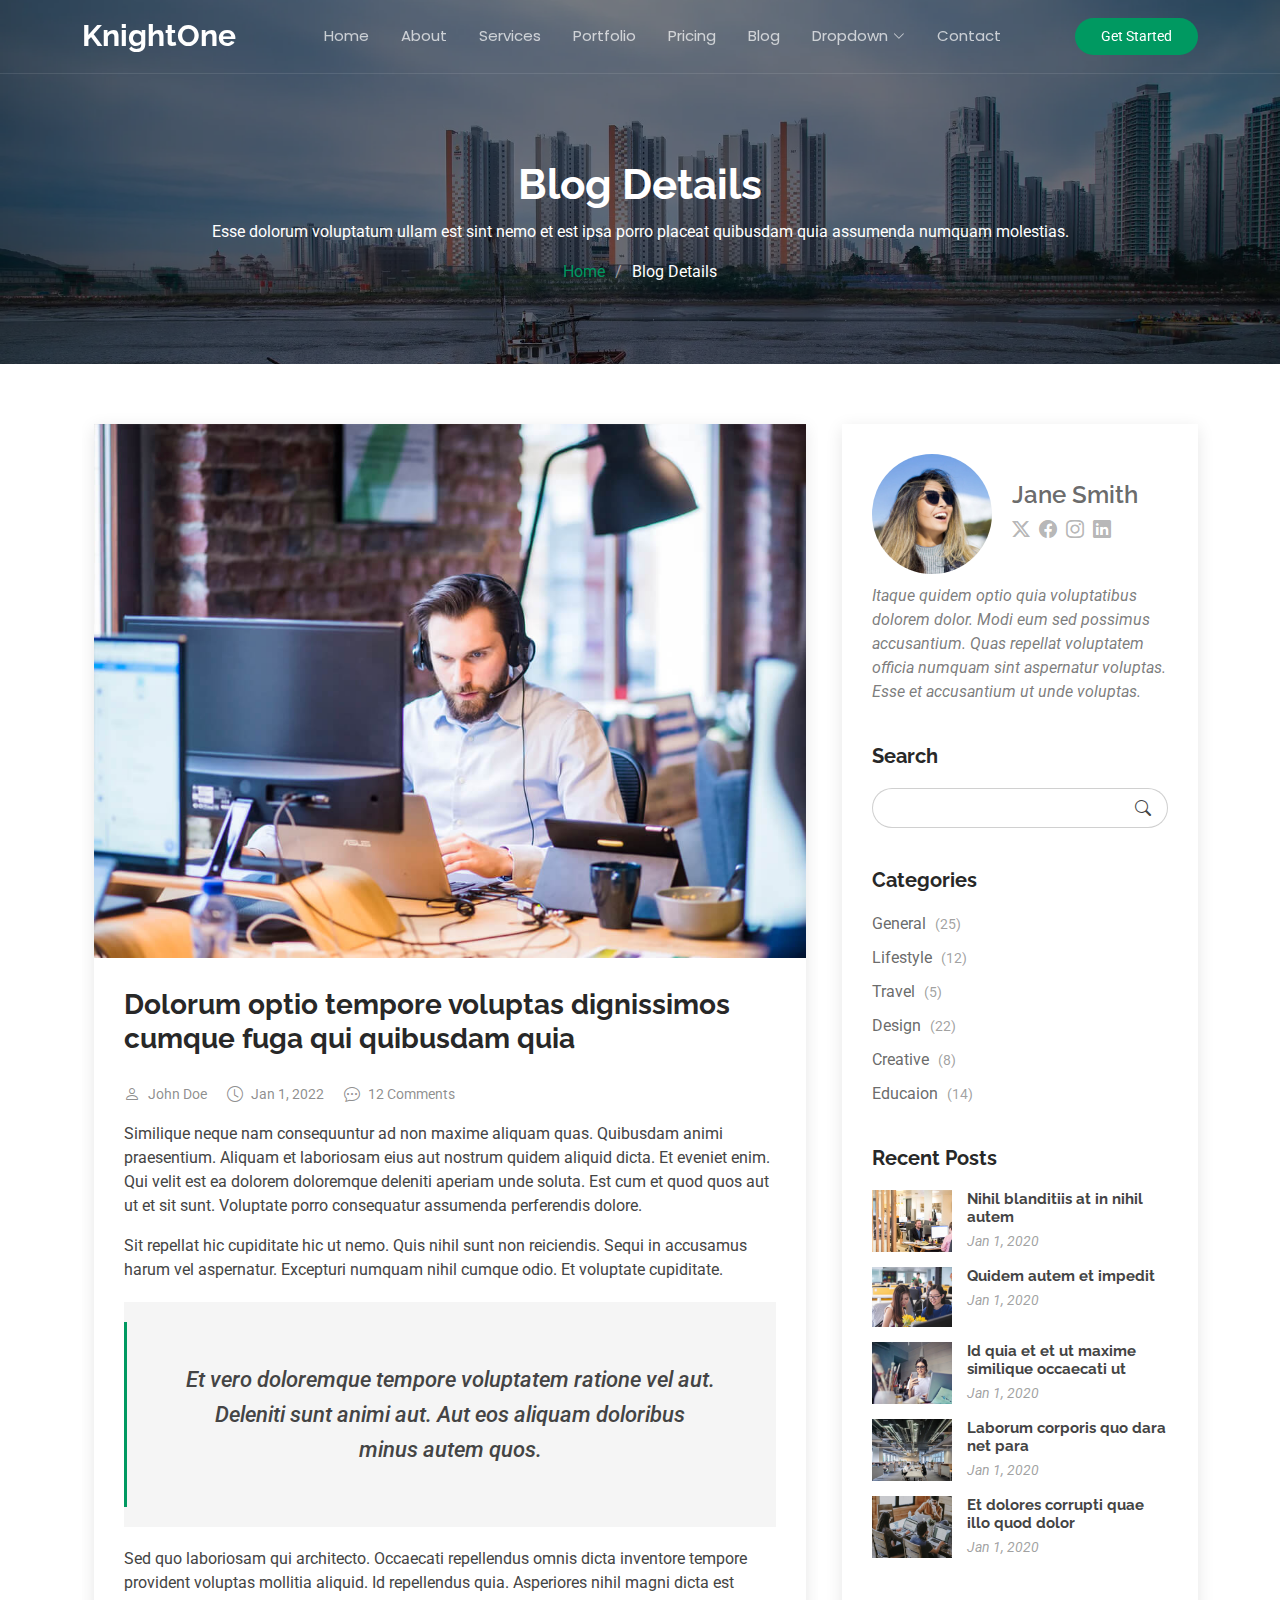
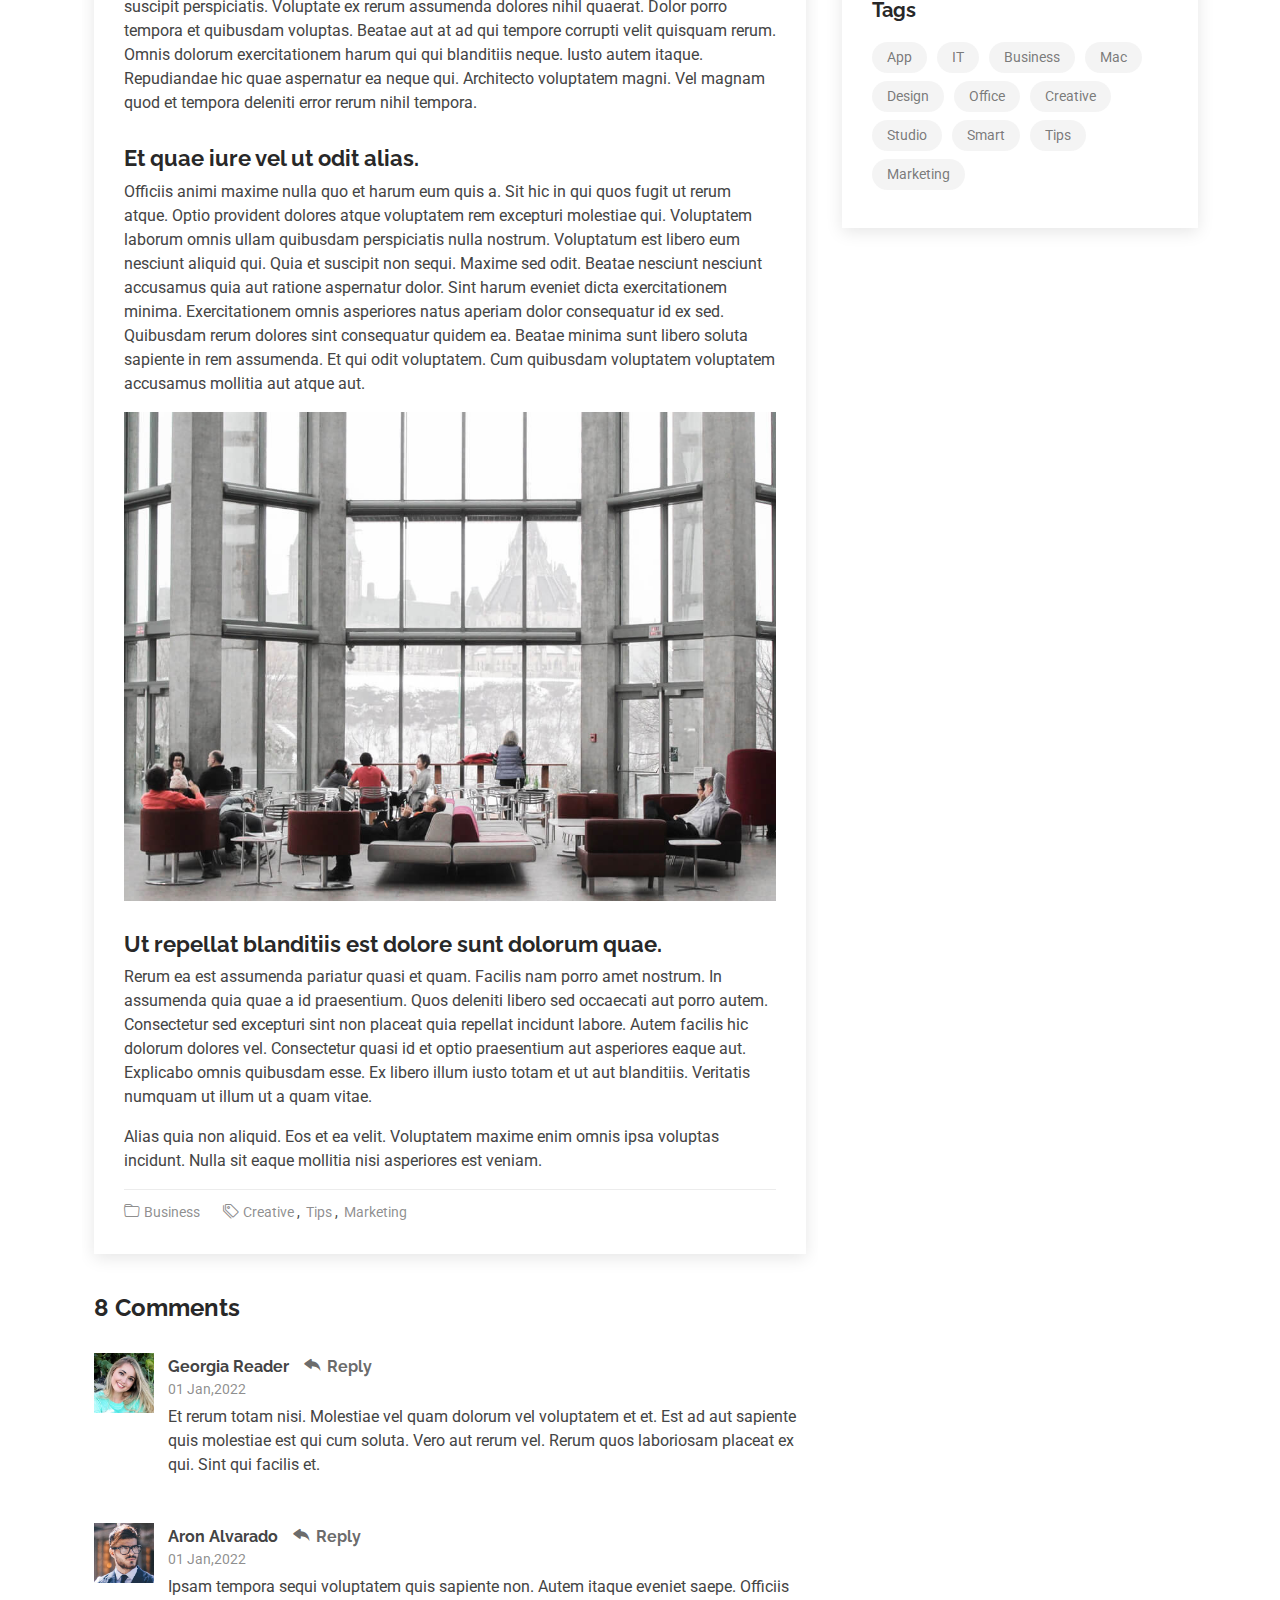
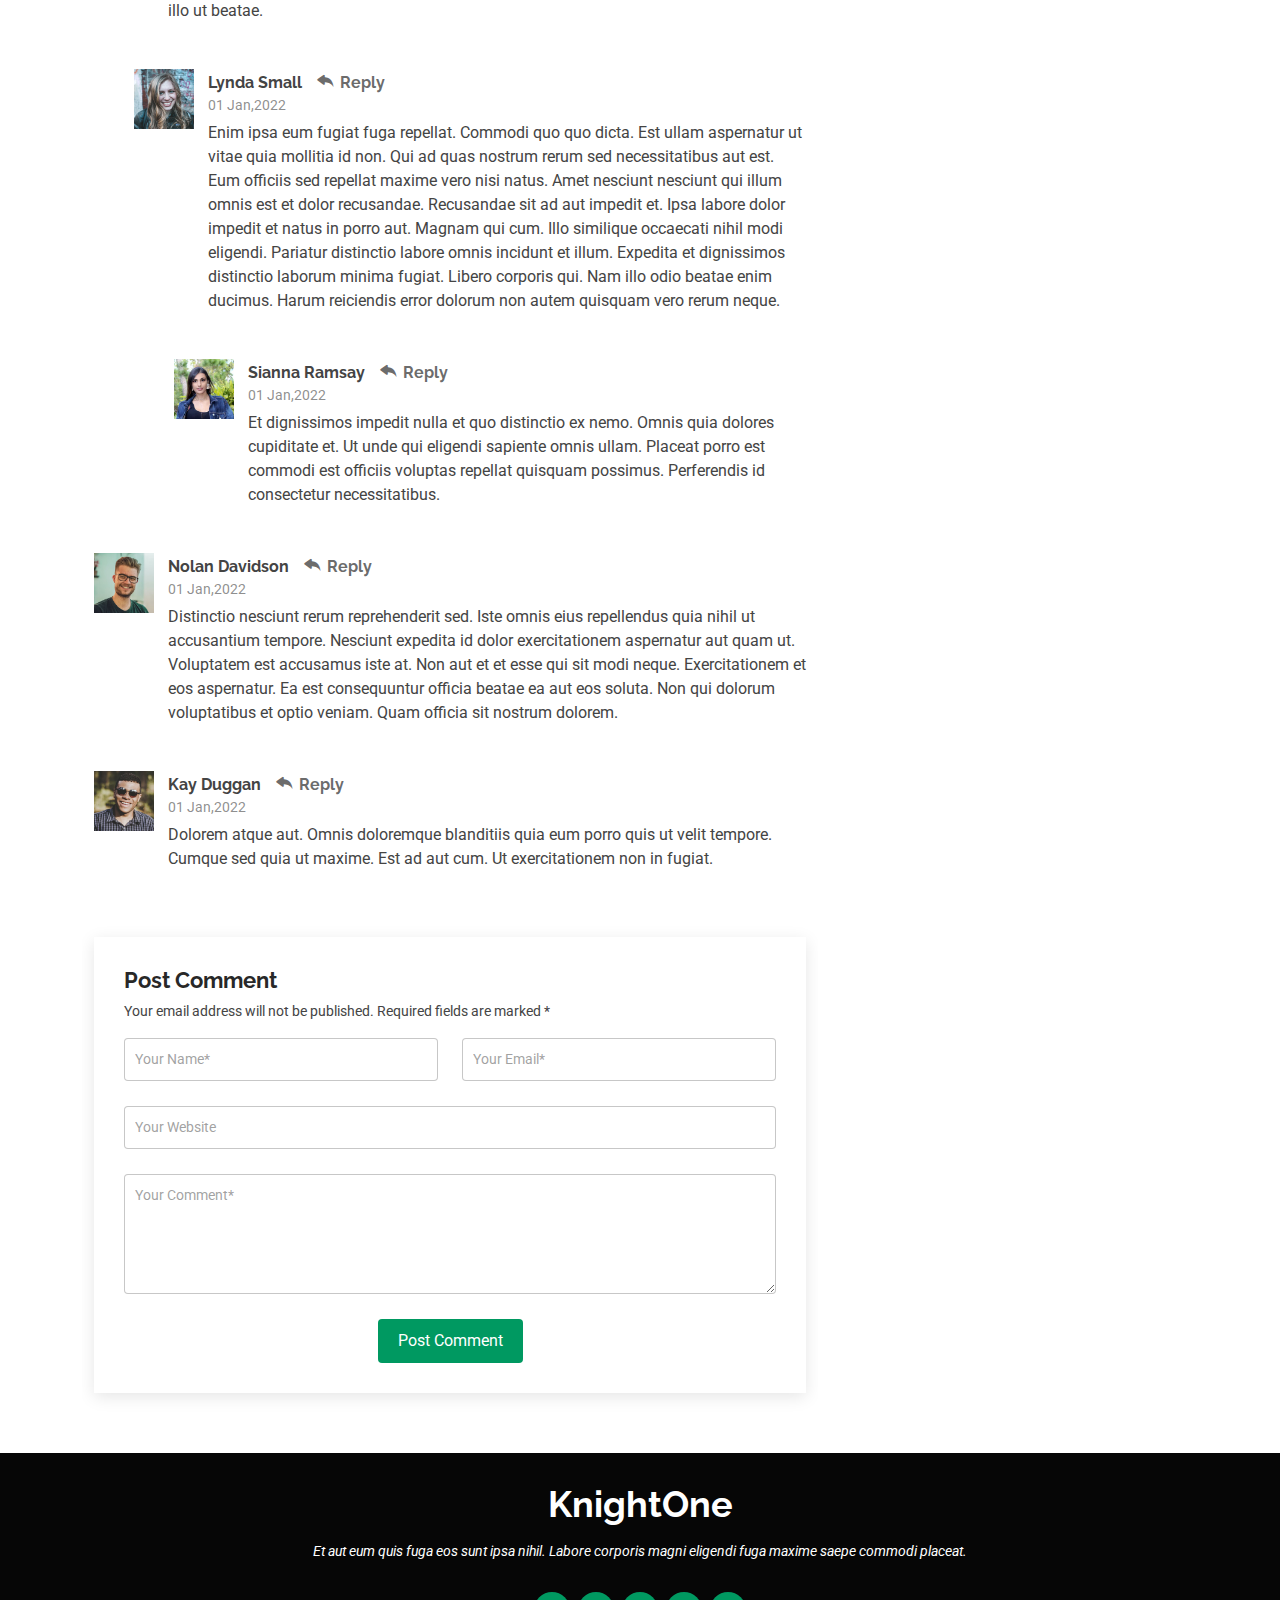
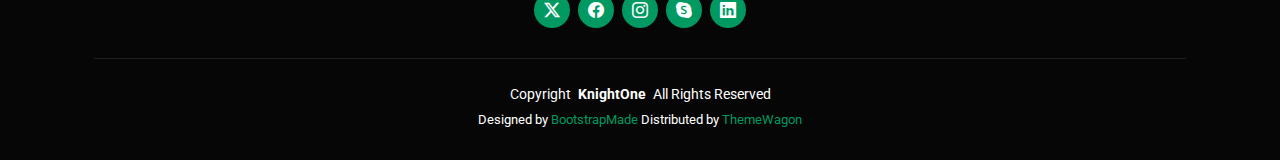
<file: blog-details.html>
<!DOCTYPE html>
<html lang="en">

<head>
  <meta charset="utf-8">
  <meta content="width=device-width, initial-scale=1.0" name="viewport">
  <title>Blog Details - KnightOne Bootstrap Template</title>
  <meta name="description" content="">
  <meta name="keywords" content="">

  <!-- Favicons -->
  <link href="assets/img/favicon.png" rel="icon">
  <link href="assets/img/apple-touch-icon.png" rel="apple-touch-icon">

  <!-- Fonts -->
  <link href="https://fonts.googleapis.com" rel="preconnect">
  <link href="https://fonts.gstatic.com" rel="preconnect" crossorigin>
  <link href="https://fonts.googleapis.com/css2?family=Roboto:ital,wght@0,100;0,300;0,400;0,500;0,700;0,900;1,100;1,300;1,400;1,500;1,700;1,900&family=Poppins:ital,wght@0,100;0,200;0,300;0,400;0,500;0,600;0,700;0,800;0,900;1,100;1,200;1,300;1,400;1,500;1,600;1,700;1,800;1,900&family=Raleway:ital,wght@0,100;0,200;0,300;0,400;0,500;0,600;0,700;0,800;0,900;1,100;1,200;1,300;1,400;1,500;1,600;1,700;1,800;1,900&display=swap" rel="stylesheet">

  <!-- Vendor CSS Files -->
  <link href="assets/vendor/bootstrap/css/bootstrap.min.css" rel="stylesheet">
  <link href="assets/vendor/bootstrap-icons/bootstrap-icons.css" rel="stylesheet">
  <link href="assets/vendor/aos/aos.css" rel="stylesheet">
  <link href="assets/vendor/glightbox/css/glightbox.min.css" rel="stylesheet">
  <link href="assets/vendor/swiper/swiper-bundle.min.css" rel="stylesheet">

  <!-- Main CSS File -->
  <link href="assets/css/main.css" rel="stylesheet">

  <!-- =======================================================
  * Template Name: KnightOne
  * Template URL: https://bootstrapmade.com/knight-simple-one-page-bootstrap-template/
  * Updated: Oct 16 2024 with Bootstrap v5.3.3
  * Author: BootstrapMade.com
  * License: https://bootstrapmade.com/license/
  ======================================================== -->
</head>

<body class="blog-details-page">

  <header id="header" class="header d-flex align-items-center fixed-top">
    <div class="container position-relative d-flex align-items-center justify-content-between">

      <a href="index.html" class="logo d-flex align-items-center me-auto me-xl-0">
        <!-- Uncomment the line below if you also wish to use an image logo -->
        <!-- <img src="assets/img/logo.png" alt=""> -->
        <h1 class="sitename">KnightOne</h1>
      </a>

      <nav id="navmenu" class="navmenu">
        <ul>
          <li><a href="#hero">Home</a></li>
          <li><a href="#about">About</a></li>
          <li><a href="#services">Services</a></li>
          <li><a href="#portfolio">Portfolio</a></li>
          <li><a href="#pricing">Pricing</a></li>
          <li><a href="blog.html">Blog</a></li>
          <li class="dropdown"><a href="#"><span>Dropdown</span> <i class="bi bi-chevron-down toggle-dropdown"></i></a>
            <ul>
              <li><a href="#">Dropdown 1</a></li>
              <li class="dropdown"><a href="#"><span>Deep Dropdown</span> <i class="bi bi-chevron-down toggle-dropdown"></i></a>
                <ul>
                  <li><a href="#">Deep Dropdown 1</a></li>
                  <li><a href="#">Deep Dropdown 2</a></li>
                  <li><a href="#">Deep Dropdown 3</a></li>
                  <li><a href="#">Deep Dropdown 4</a></li>
                  <li><a href="#">Deep Dropdown 5</a></li>
                </ul>
              </li>
              <li><a href="#">Dropdown 2</a></li>
              <li><a href="#">Dropdown 3</a></li>
              <li><a href="#">Dropdown 4</a></li>
            </ul>
          </li>
          <li><a href="#contact">Contact</a></li>
        </ul>
        <i class="mobile-nav-toggle d-xl-none bi bi-list"></i>
      </nav>

      <a class="cta-btn" href="#about">Get Started</a>

    </div>
  </header>

  <main class="main">

    <!-- Page Title -->
    <div class="page-title dark-background" data-aos="fade" style="background-image: url(assets/img/page-title-bg.webp);">
      <div class="container position-relative">
        <h1>Blog Details</h1>
        <p>Esse dolorum voluptatum ullam est sint nemo et est ipsa porro placeat quibusdam quia assumenda numquam molestias.</p>
        <nav class="breadcrumbs">
          <ol>
            <li><a href="index.html">Home</a></li>
            <li class="current">Blog Details</li>
          </ol>
        </nav>
      </div>
    </div><!-- End Page Title -->

    <div class="container">
      <div class="row">

        <div class="col-lg-8">

          <!-- Blog Details Section -->
          <section id="blog-details" class="blog-details section">
            <div class="container">

              <article class="article">

                <div class="post-img">
                  <img src="assets/img/blog/blog-1.jpg" alt="" class="img-fluid">
                </div>

                <h2 class="title">Dolorum optio tempore voluptas dignissimos cumque fuga qui quibusdam quia</h2>

                <div class="meta-top">
                  <ul>
                    <li class="d-flex align-items-center"><i class="bi bi-person"></i> <a href="blog-details.html">John Doe</a></li>
                    <li class="d-flex align-items-center"><i class="bi bi-clock"></i> <a href="blog-details.html"><time datetime="2020-01-01">Jan 1, 2022</time></a></li>
                    <li class="d-flex align-items-center"><i class="bi bi-chat-dots"></i> <a href="blog-details.html">12 Comments</a></li>
                  </ul>
                </div><!-- End meta top -->

                <div class="content">
                  <p>
                    Similique neque nam consequuntur ad non maxime aliquam quas. Quibusdam animi praesentium. Aliquam et laboriosam eius aut nostrum quidem aliquid dicta.
                    Et eveniet enim. Qui velit est ea dolorem doloremque deleniti aperiam unde soluta. Est cum et quod quos aut ut et sit sunt. Voluptate porro consequatur assumenda perferendis dolore.
                  </p>

                  <p>
                    Sit repellat hic cupiditate hic ut nemo. Quis nihil sunt non reiciendis. Sequi in accusamus harum vel aspernatur. Excepturi numquam nihil cumque odio. Et voluptate cupiditate.
                  </p>

                  <blockquote>
                    <p>
                      Et vero doloremque tempore voluptatem ratione vel aut. Deleniti sunt animi aut. Aut eos aliquam doloribus minus autem quos.
                    </p>
                  </blockquote>

                  <p>
                    Sed quo laboriosam qui architecto. Occaecati repellendus omnis dicta inventore tempore provident voluptas mollitia aliquid. Id repellendus quia. Asperiores nihil magni dicta est suscipit perspiciatis. Voluptate ex rerum assumenda dolores nihil quaerat.
                    Dolor porro tempora et quibusdam voluptas. Beatae aut at ad qui tempore corrupti velit quisquam rerum. Omnis dolorum exercitationem harum qui qui blanditiis neque.
                    Iusto autem itaque. Repudiandae hic quae aspernatur ea neque qui. Architecto voluptatem magni. Vel magnam quod et tempora deleniti error rerum nihil tempora.
                  </p>

                  <h3>Et quae iure vel ut odit alias.</h3>
                  <p>
                    Officiis animi maxime nulla quo et harum eum quis a. Sit hic in qui quos fugit ut rerum atque. Optio provident dolores atque voluptatem rem excepturi molestiae qui. Voluptatem laborum omnis ullam quibusdam perspiciatis nulla nostrum. Voluptatum est libero eum nesciunt aliquid qui.
                    Quia et suscipit non sequi. Maxime sed odit. Beatae nesciunt nesciunt accusamus quia aut ratione aspernatur dolor. Sint harum eveniet dicta exercitationem minima. Exercitationem omnis asperiores natus aperiam dolor consequatur id ex sed. Quibusdam rerum dolores sint consequatur quidem ea.
                    Beatae minima sunt libero soluta sapiente in rem assumenda. Et qui odit voluptatem. Cum quibusdam voluptatem voluptatem accusamus mollitia aut atque aut.
                  </p>
                  <img src="assets/img/blog/blog-inside-post.jpg" class="img-fluid" alt="">

                  <h3>Ut repellat blanditiis est dolore sunt dolorum quae.</h3>
                  <p>
                    Rerum ea est assumenda pariatur quasi et quam. Facilis nam porro amet nostrum. In assumenda quia quae a id praesentium. Quos deleniti libero sed occaecati aut porro autem. Consectetur sed excepturi sint non placeat quia repellat incidunt labore. Autem facilis hic dolorum dolores vel.
                    Consectetur quasi id et optio praesentium aut asperiores eaque aut. Explicabo omnis quibusdam esse. Ex libero illum iusto totam et ut aut blanditiis. Veritatis numquam ut illum ut a quam vitae.
                  </p>
                  <p>
                    Alias quia non aliquid. Eos et ea velit. Voluptatem maxime enim omnis ipsa voluptas incidunt. Nulla sit eaque mollitia nisi asperiores est veniam.
                  </p>

                </div><!-- End post content -->

                <div class="meta-bottom">
                  <i class="bi bi-folder"></i>
                  <ul class="cats">
                    <li><a href="#">Business</a></li>
                  </ul>

                  <i class="bi bi-tags"></i>
                  <ul class="tags">
                    <li><a href="#">Creative</a></li>
                    <li><a href="#">Tips</a></li>
                    <li><a href="#">Marketing</a></li>
                  </ul>
                </div><!-- End meta bottom -->

              </article>

            </div>
          </section><!-- /Blog Details Section -->

          <!-- Blog Comments Section -->
          <section id="blog-comments" class="blog-comments section">

            <div class="container">

              <h4 class="comments-count">8 Comments</h4>

              <div id="comment-1" class="comment">
                <div class="d-flex">
                  <div class="comment-img"><img src="assets/img/blog/comments-1.jpg" alt=""></div>
                  <div>
                    <h5><a href="">Georgia Reader</a> <a href="#" class="reply"><i class="bi bi-reply-fill"></i> Reply</a></h5>
                    <time datetime="2020-01-01">01 Jan,2022</time>
                    <p>
                      Et rerum totam nisi. Molestiae vel quam dolorum vel voluptatem et et. Est ad aut sapiente quis molestiae est qui cum soluta.
                      Vero aut rerum vel. Rerum quos laboriosam placeat ex qui. Sint qui facilis et.
                    </p>
                  </div>
                </div>
              </div><!-- End comment #1 -->

              <div id="comment-2" class="comment">
                <div class="d-flex">
                  <div class="comment-img"><img src="assets/img/blog/comments-2.jpg" alt=""></div>
                  <div>
                    <h5><a href="">Aron Alvarado</a> <a href="#" class="reply"><i class="bi bi-reply-fill"></i> Reply</a></h5>
                    <time datetime="2020-01-01">01 Jan,2022</time>
                    <p>
                      Ipsam tempora sequi voluptatem quis sapiente non. Autem itaque eveniet saepe. Officiis illo ut beatae.
                    </p>
                  </div>
                </div>

                <div id="comment-reply-1" class="comment comment-reply">
                  <div class="d-flex">
                    <div class="comment-img"><img src="assets/img/blog/comments-3.jpg" alt=""></div>
                    <div>
                      <h5><a href="">Lynda Small</a> <a href="#" class="reply"><i class="bi bi-reply-fill"></i> Reply</a></h5>
                      <time datetime="2020-01-01">01 Jan,2022</time>
                      <p>
                        Enim ipsa eum fugiat fuga repellat. Commodi quo quo dicta. Est ullam aspernatur ut vitae quia mollitia id non. Qui ad quas nostrum rerum sed necessitatibus aut est. Eum officiis sed repellat maxime vero nisi natus. Amet nesciunt nesciunt qui illum omnis est et dolor recusandae.

                        Recusandae sit ad aut impedit et. Ipsa labore dolor impedit et natus in porro aut. Magnam qui cum. Illo similique occaecati nihil modi eligendi. Pariatur distinctio labore omnis incidunt et illum. Expedita et dignissimos distinctio laborum minima fugiat.

                        Libero corporis qui. Nam illo odio beatae enim ducimus. Harum reiciendis error dolorum non autem quisquam vero rerum neque.
                      </p>
                    </div>
                  </div>

                  <div id="comment-reply-2" class="comment comment-reply">
                    <div class="d-flex">
                      <div class="comment-img"><img src="assets/img/blog/comments-4.jpg" alt=""></div>
                      <div>
                        <h5><a href="">Sianna Ramsay</a> <a href="#" class="reply"><i class="bi bi-reply-fill"></i> Reply</a></h5>
                        <time datetime="2020-01-01">01 Jan,2022</time>
                        <p>
                          Et dignissimos impedit nulla et quo distinctio ex nemo. Omnis quia dolores cupiditate et. Ut unde qui eligendi sapiente omnis ullam. Placeat porro est commodi est officiis voluptas repellat quisquam possimus. Perferendis id consectetur necessitatibus.
                        </p>
                      </div>
                    </div>

                  </div><!-- End comment reply #2-->

                </div><!-- End comment reply #1-->

              </div><!-- End comment #2-->

              <div id="comment-3" class="comment">
                <div class="d-flex">
                  <div class="comment-img"><img src="assets/img/blog/comments-5.jpg" alt=""></div>
                  <div>
                    <h5><a href="">Nolan Davidson</a> <a href="#" class="reply"><i class="bi bi-reply-fill"></i> Reply</a></h5>
                    <time datetime="2020-01-01">01 Jan,2022</time>
                    <p>
                      Distinctio nesciunt rerum reprehenderit sed. Iste omnis eius repellendus quia nihil ut accusantium tempore. Nesciunt expedita id dolor exercitationem aspernatur aut quam ut. Voluptatem est accusamus iste at.
                      Non aut et et esse qui sit modi neque. Exercitationem et eos aspernatur. Ea est consequuntur officia beatae ea aut eos soluta. Non qui dolorum voluptatibus et optio veniam. Quam officia sit nostrum dolorem.
                    </p>
                  </div>
                </div>

              </div><!-- End comment #3 -->

              <div id="comment-4" class="comment">
                <div class="d-flex">
                  <div class="comment-img"><img src="assets/img/blog/comments-6.jpg" alt=""></div>
                  <div>
                    <h5><a href="">Kay Duggan</a> <a href="#" class="reply"><i class="bi bi-reply-fill"></i> Reply</a></h5>
                    <time datetime="2020-01-01">01 Jan,2022</time>
                    <p>
                      Dolorem atque aut. Omnis doloremque blanditiis quia eum porro quis ut velit tempore. Cumque sed quia ut maxime. Est ad aut cum. Ut exercitationem non in fugiat.
                    </p>
                  </div>
                </div>

              </div><!-- End comment #4 -->

            </div>

          </section><!-- /Blog Comments Section -->

          <!-- Comment Form Section -->
          <section id="comment-form" class="comment-form section">
            <div class="container">

              <form action="">

                <h4>Post Comment</h4>
                <p>Your email address will not be published. Required fields are marked * </p>
                <div class="row">
                  <div class="col-md-6 form-group">
                    <input name="name" type="text" class="form-control" placeholder="Your Name*">
                  </div>
                  <div class="col-md-6 form-group">
                    <input name="email" type="text" class="form-control" placeholder="Your Email*">
                  </div>
                </div>
                <div class="row">
                  <div class="col form-group">
                    <input name="website" type="text" class="form-control" placeholder="Your Website">
                  </div>
                </div>
                <div class="row">
                  <div class="col form-group">
                    <textarea name="comment" class="form-control" placeholder="Your Comment*"></textarea>
                  </div>
                </div>

                <div class="text-center">
                  <button type="submit" class="btn btn-primary">Post Comment</button>
                </div>

              </form>

            </div>
          </section><!-- /Comment Form Section -->

        </div>

        <div class="col-lg-4 sidebar">

          <div class="widgets-container">

            <!-- Blog Author Widget -->
            <div class="blog-author-widget widget-item">

              <div class="d-flex flex-column align-items-center">
                <div class="d-flex align-items-center w-100">
                  <img src="assets/img/blog/blog-author.jpg" class="rounded-circle flex-shrink-0" alt="">
                  <div>
                    <h4>Jane Smith</h4>
                    <div class="social-links">
                      <a href="https://x.com/#"><i class="bi bi-twitter-x"></i></a>
                      <a href="https://facebook.com/#"><i class="bi bi-facebook"></i></a>
                      <a href="https://instagram.com/#"><i class="biu bi-instagram"></i></a>
                      <a href="https://instagram.com/#"><i class="biu bi-linkedin"></i></a>
                    </div>
                  </div>
                </div>

                <p>
                  Itaque quidem optio quia voluptatibus dolorem dolor. Modi eum sed possimus accusantium. Quas repellat voluptatem officia numquam sint aspernatur voluptas. Esse et accusantium ut unde voluptas.
                </p>

              </div>

            </div><!--/Blog Author Widget -->

            <!-- Search Widget -->
            <div class="search-widget widget-item">

              <h3 class="widget-title">Search</h3>
              <form action="">
                <input type="text">
                <button type="submit" title="Search"><i class="bi bi-search"></i></button>
              </form>

            </div><!--/Search Widget -->

            <!-- Categories Widget -->
            <div class="categories-widget widget-item">

              <h3 class="widget-title">Categories</h3>
              <ul class="mt-3">
                <li><a href="#">General <span>(25)</span></a></li>
                <li><a href="#">Lifestyle <span>(12)</span></a></li>
                <li><a href="#">Travel <span>(5)</span></a></li>
                <li><a href="#">Design <span>(22)</span></a></li>
                <li><a href="#">Creative <span>(8)</span></a></li>
                <li><a href="#">Educaion <span>(14)</span></a></li>
              </ul>

            </div><!--/Categories Widget -->

            <!-- Recent Posts Widget -->
            <div class="recent-posts-widget widget-item">

              <h3 class="widget-title">Recent Posts</h3>

              <div class="post-item">
                <img src="assets/img/blog/blog-recent-1.jpg" alt="" class="flex-shrink-0">
                <div>
                  <h4><a href="blog-details.html">Nihil blanditiis at in nihil autem</a></h4>
                  <time datetime="2020-01-01">Jan 1, 2020</time>
                </div>
              </div><!-- End recent post item-->

              <div class="post-item">
                <img src="assets/img/blog/blog-recent-2.jpg" alt="" class="flex-shrink-0">
                <div>
                  <h4><a href="blog-details.html">Quidem autem et impedit</a></h4>
                  <time datetime="2020-01-01">Jan 1, 2020</time>
                </div>
              </div><!-- End recent post item-->

              <div class="post-item">
                <img src="assets/img/blog/blog-recent-3.jpg" alt="" class="flex-shrink-0">
                <div>
                  <h4><a href="blog-details.html">Id quia et et ut maxime similique occaecati ut</a></h4>
                  <time datetime="2020-01-01">Jan 1, 2020</time>
                </div>
              </div><!-- End recent post item-->

              <div class="post-item">
                <img src="assets/img/blog/blog-recent-4.jpg" alt="" class="flex-shrink-0">
                <div>
                  <h4><a href="blog-details.html">Laborum corporis quo dara net para</a></h4>
                  <time datetime="2020-01-01">Jan 1, 2020</time>
                </div>
              </div><!-- End recent post item-->

              <div class="post-item">
                <img src="assets/img/blog/blog-recent-5.jpg" alt="" class="flex-shrink-0">
                <div>
                  <h4><a href="blog-details.html">Et dolores corrupti quae illo quod dolor</a></h4>
                  <time datetime="2020-01-01">Jan 1, 2020</time>
                </div>
              </div><!-- End recent post item-->

            </div><!--/Recent Posts Widget -->

            <!-- Tags Widget -->
            <div class="tags-widget widget-item">

              <h3 class="widget-title">Tags</h3>
              <ul>
                <li><a href="#">App</a></li>
                <li><a href="#">IT</a></li>
                <li><a href="#">Business</a></li>
                <li><a href="#">Mac</a></li>
                <li><a href="#">Design</a></li>
                <li><a href="#">Office</a></li>
                <li><a href="#">Creative</a></li>
                <li><a href="#">Studio</a></li>
                <li><a href="#">Smart</a></li>
                <li><a href="#">Tips</a></li>
                <li><a href="#">Marketing</a></li>
              </ul>

            </div><!--/Tags Widget -->

          </div>

        </div>

      </div>
    </div>

  </main>

  <footer id="footer" class="footer dark-background">
    <div class="container">
      <h3 class="sitename">KnightOne</h3>
      <p>Et aut eum quis fuga eos sunt ipsa nihil. Labore corporis magni eligendi fuga maxime saepe commodi placeat.</p>
      <div class="social-links d-flex justify-content-center">
        <a href=""><i class="bi bi-twitter-x"></i></a>
        <a href=""><i class="bi bi-facebook"></i></a>
        <a href=""><i class="bi bi-instagram"></i></a>
        <a href=""><i class="bi bi-skype"></i></a>
        <a href=""><i class="bi bi-linkedin"></i></a>
      </div>
      <div class="container">
        <div class="copyright">
          <span>Copyright</span> <strong class="px-1 sitename">KnightOne</strong> <span>All Rights Reserved</span>
        </div>
        <div class="credits">
          <!-- All the links in the footer should remain intact. -->
          <!-- You can delete the links only if you've purchased the pro version. -->
          <!-- Licensing information: https://bootstrapmade.com/license/ -->
          <!-- Purchase the pro version with working PHP/AJAX contact form: [buy-url] -->
          Designed by <a href="https://bootstrapmade.com/">BootstrapMade</a> Distributed by <a href=“https://themewagon.com>ThemeWagon
        </div>
      </div>
    </div>
  </footer>

  <!-- Scroll Top -->
  <a href="#" id="scroll-top" class="scroll-top d-flex align-items-center justify-content-center"><i class="bi bi-arrow-up-short"></i></a>

  <!-- Preloader -->
  <div id="preloader"></div>

  <!-- Vendor JS Files -->
  <script src="assets/vendor/bootstrap/js/bootstrap.bundle.min.js"></script>
  <script src="assets/vendor/php-email-form/validate.js"></script>
  <script src="assets/vendor/aos/aos.js"></script>
  <script src="assets/vendor/glightbox/js/glightbox.min.js"></script>
  <script src="assets/vendor/purecounter/purecounter_vanilla.js"></script>
  <script src="assets/vendor/imagesloaded/imagesloaded.pkgd.min.js"></script>
  <script src="assets/vendor/isotope-layout/isotope.pkgd.min.js"></script>
  <script src="assets/vendor/swiper/swiper-bundle.min.js"></script>

  <!-- Main JS File -->
  <script src="assets/js/main.js"></script>

</body>

</html>
</file>
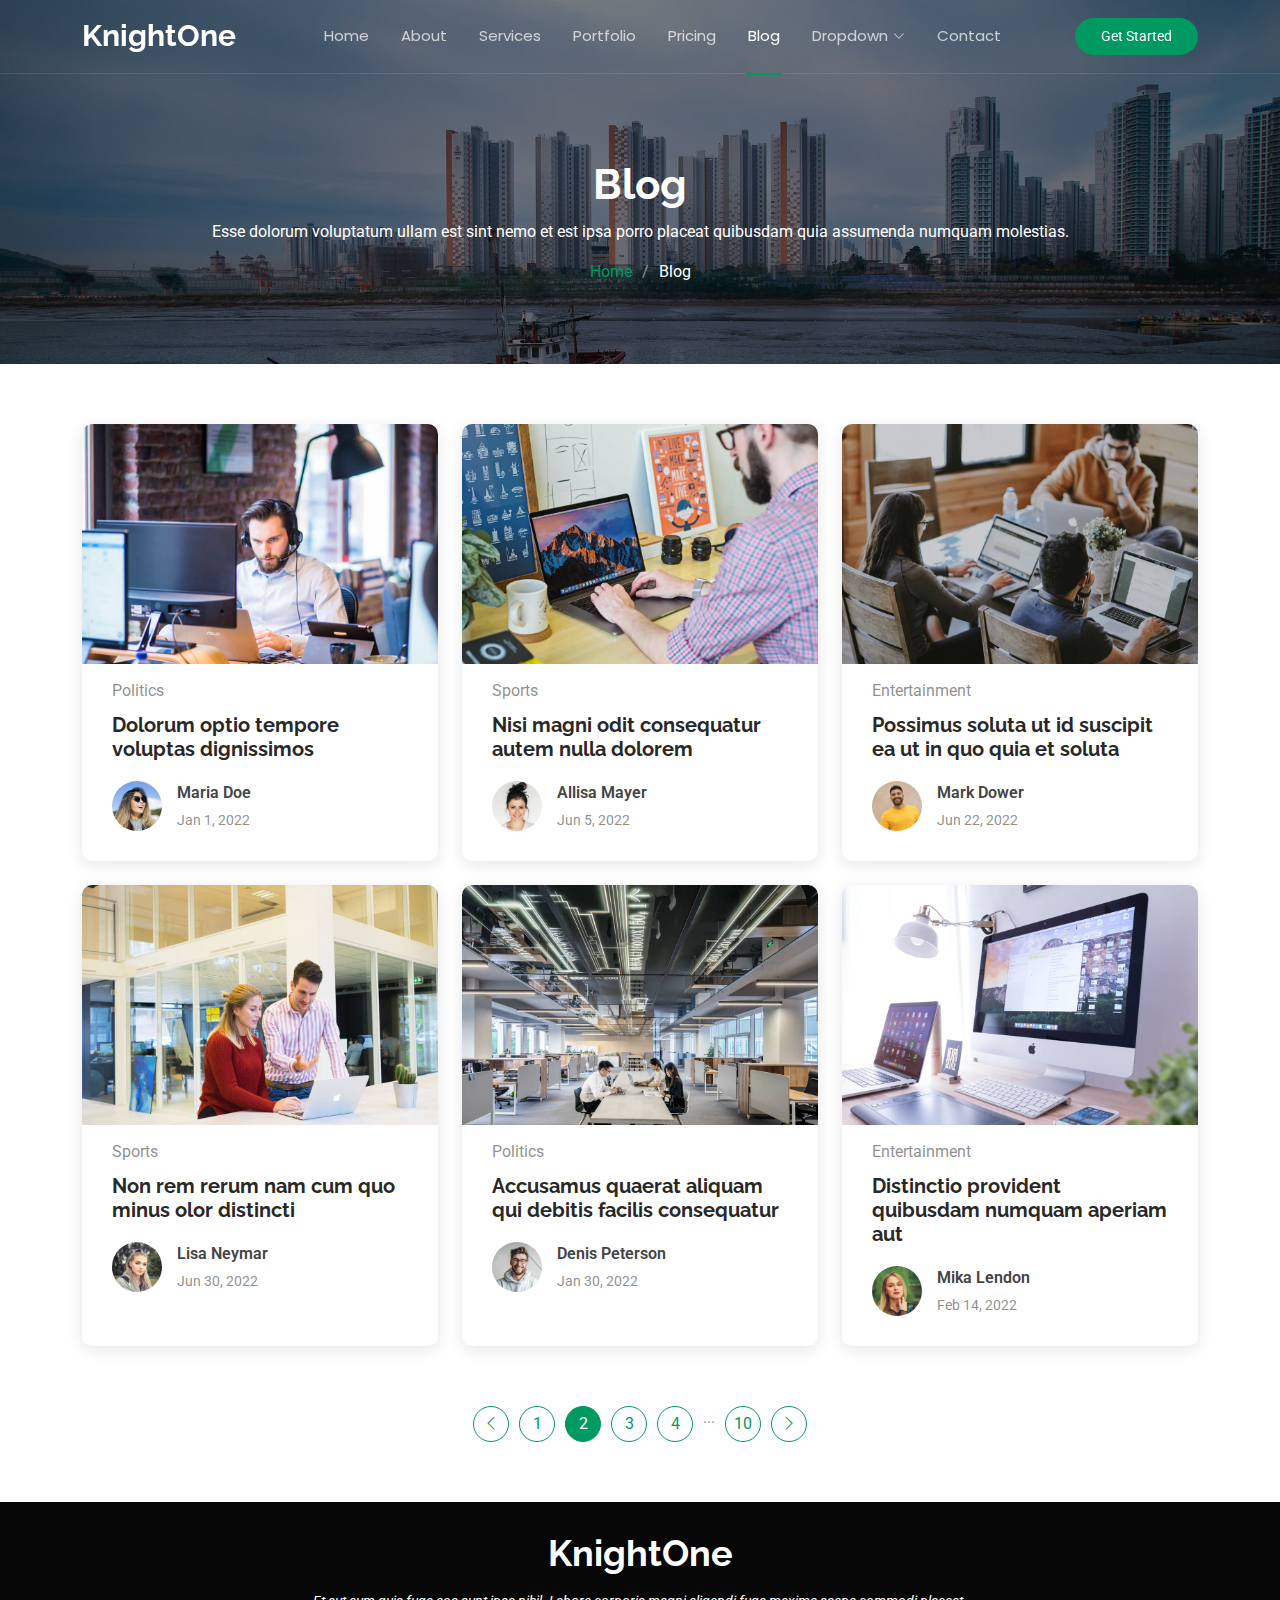
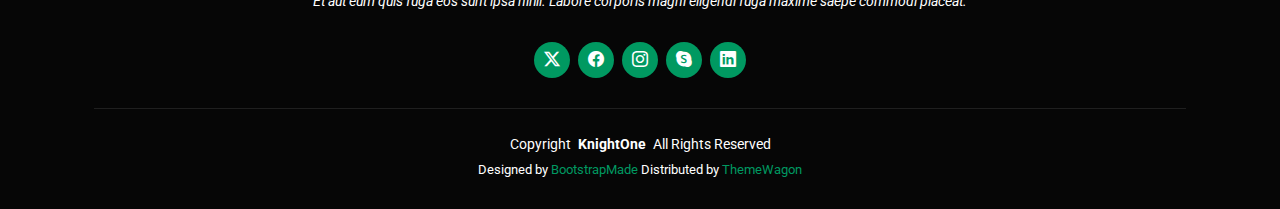
<file: blog.html>
<!DOCTYPE html>
<html lang="en">

<head>
  <meta charset="utf-8">
  <meta content="width=device-width, initial-scale=1.0" name="viewport">
  <title>Blog - KnightOne Bootstrap Template</title>
  <meta name="description" content="">
  <meta name="keywords" content="">

  <!-- Favicons -->
  <link href="assets/img/favicon.png" rel="icon">
  <link href="assets/img/apple-touch-icon.png" rel="apple-touch-icon">

  <!-- Fonts -->
  <link href="https://fonts.googleapis.com" rel="preconnect">
  <link href="https://fonts.gstatic.com" rel="preconnect" crossorigin>
  <link href="https://fonts.googleapis.com/css2?family=Roboto:ital,wght@0,100;0,300;0,400;0,500;0,700;0,900;1,100;1,300;1,400;1,500;1,700;1,900&family=Poppins:ital,wght@0,100;0,200;0,300;0,400;0,500;0,600;0,700;0,800;0,900;1,100;1,200;1,300;1,400;1,500;1,600;1,700;1,800;1,900&family=Raleway:ital,wght@0,100;0,200;0,300;0,400;0,500;0,600;0,700;0,800;0,900;1,100;1,200;1,300;1,400;1,500;1,600;1,700;1,800;1,900&display=swap" rel="stylesheet">

  <!-- Vendor CSS Files -->
  <link href="assets/vendor/bootstrap/css/bootstrap.min.css" rel="stylesheet">
  <link href="assets/vendor/bootstrap-icons/bootstrap-icons.css" rel="stylesheet">
  <link href="assets/vendor/aos/aos.css" rel="stylesheet">
  <link href="assets/vendor/glightbox/css/glightbox.min.css" rel="stylesheet">
  <link href="assets/vendor/swiper/swiper-bundle.min.css" rel="stylesheet">

  <!-- Main CSS File -->
  <link href="assets/css/main.css" rel="stylesheet">

  <!-- =======================================================
  * Template Name: KnightOne
  * Template URL: https://bootstrapmade.com/knight-simple-one-page-bootstrap-template/
  * Updated: Oct 16 2024 with Bootstrap v5.3.3
  * Author: BootstrapMade.com
  * License: https://bootstrapmade.com/license/
  ======================================================== -->
</head>

<body class="blog-page">

  <header id="header" class="header d-flex align-items-center fixed-top">
    <div class="container position-relative d-flex align-items-center justify-content-between">

      <a href="index.html" class="logo d-flex align-items-center me-auto me-xl-0">
        <!-- Uncomment the line below if you also wish to use an image logo -->
        <!-- <img src="assets/img/logo.png" alt=""> -->
        <h1 class="sitename">KnightOne</h1>
      </a>

      <nav id="navmenu" class="navmenu">
        <ul>
          <li><a href="#hero">Home</a></li>
          <li><a href="#about">About</a></li>
          <li><a href="#services">Services</a></li>
          <li><a href="#portfolio">Portfolio</a></li>
          <li><a href="#pricing">Pricing</a></li>
          <li><a href="blog.html" class="active">Blog</a></li>
          <li class="dropdown"><a href="#"><span>Dropdown</span> <i class="bi bi-chevron-down toggle-dropdown"></i></a>
            <ul>
              <li><a href="#">Dropdown 1</a></li>
              <li class="dropdown"><a href="#"><span>Deep Dropdown</span> <i class="bi bi-chevron-down toggle-dropdown"></i></a>
                <ul>
                  <li><a href="#">Deep Dropdown 1</a></li>
                  <li><a href="#">Deep Dropdown 2</a></li>
                  <li><a href="#">Deep Dropdown 3</a></li>
                  <li><a href="#">Deep Dropdown 4</a></li>
                  <li><a href="#">Deep Dropdown 5</a></li>
                </ul>
              </li>
              <li><a href="#">Dropdown 2</a></li>
              <li><a href="#">Dropdown 3</a></li>
              <li><a href="#">Dropdown 4</a></li>
            </ul>
          </li>
          <li><a href="#contact">Contact</a></li>
        </ul>
        <i class="mobile-nav-toggle d-xl-none bi bi-list"></i>
      </nav>

      <a class="cta-btn" href="#about">Get Started</a>

    </div>
  </header>

  <main class="main">

    <!-- Page Title -->
    <div class="page-title dark-background" data-aos="fade" style="background-image: url(assets/img/page-title-bg.webp);">
      <div class="container position-relative">
        <h1>Blog</h1>
        <p>Esse dolorum voluptatum ullam est sint nemo et est ipsa porro placeat quibusdam quia assumenda numquam molestias.</p>
        <nav class="breadcrumbs">
          <ol>
            <li><a href="index.html">Home</a></li>
            <li class="current">Blog</li>
          </ol>
        </nav>
      </div>
    </div><!-- End Page Title -->

    <!-- Blog Posts Section -->
    <section id="blog-posts" class="blog-posts section">

      <div class="container">
        <div class="row gy-4">

          <div class="col-lg-4">
            <article>

              <div class="post-img">
                <img src="assets/img/blog/blog-1.jpg" alt="" class="img-fluid">
              </div>

              <p class="post-category">Politics</p>

              <h2 class="title">
                <a href="blog-details.html">Dolorum optio tempore voluptas dignissimos</a>
              </h2>

              <div class="d-flex align-items-center">
                <img src="assets/img/blog/blog-author.jpg" alt="" class="img-fluid post-author-img flex-shrink-0">
                <div class="post-meta">
                  <p class="post-author">Maria Doe</p>
                  <p class="post-date">
                    <time datetime="2022-01-01">Jan 1, 2022</time>
                  </p>
                </div>
              </div>

            </article>
          </div><!-- End post list item -->

          <div class="col-lg-4">
            <article>

              <div class="post-img">
                <img src="assets/img/blog/blog-2.jpg" alt="" class="img-fluid">
              </div>

              <p class="post-category">Sports</p>

              <h2 class="title">
                <a href="blog-details.html">Nisi magni odit consequatur autem nulla dolorem</a>
              </h2>

              <div class="d-flex align-items-center">
                <img src="assets/img/blog/blog-author-2.jpg" alt="" class="img-fluid post-author-img flex-shrink-0">
                <div class="post-meta">
                  <p class="post-author">Allisa Mayer</p>
                  <p class="post-date">
                    <time datetime="2022-01-01">Jun 5, 2022</time>
                  </p>
                </div>
              </div>

            </article>
          </div><!-- End post list item -->

          <div class="col-lg-4">
            <article>

              <div class="post-img">
                <img src="assets/img/blog/blog-3.jpg" alt="" class="img-fluid">
              </div>

              <p class="post-category">Entertainment</p>

              <h2 class="title">
                <a href="blog-details.html">Possimus soluta ut id suscipit ea ut in quo quia et soluta</a>
              </h2>

              <div class="d-flex align-items-center">
                <img src="assets/img/blog/blog-author-3.jpg" alt="" class="img-fluid post-author-img flex-shrink-0">
                <div class="post-meta">
                  <p class="post-author">Mark Dower</p>
                  <p class="post-date">
                    <time datetime="2022-01-01">Jun 22, 2022</time>
                  </p>
                </div>
              </div>

            </article>
          </div><!-- End post list item -->

          <div class="col-lg-4">
            <article>

              <div class="post-img">
                <img src="assets/img/blog/blog-4.jpg" alt="" class="img-fluid">
              </div>

              <p class="post-category">Sports</p>

              <h2 class="title">
                <a href="blog-details.html">Non rem rerum nam cum quo minus olor distincti</a>
              </h2>

              <div class="d-flex align-items-center">
                <img src="assets/img/blog/blog-author-4.jpg" alt="" class="img-fluid post-author-img flex-shrink-0">
                <div class="post-meta">
                  <p class="post-author">Lisa Neymar</p>
                  <p class="post-date">
                    <time datetime="2022-01-01">Jun 30, 2022</time>
                  </p>
                </div>
              </div>

            </article>
          </div><!-- End post list item -->

          <div class="col-lg-4">
            <article>

              <div class="post-img">
                <img src="assets/img/blog/blog-5.jpg" alt="" class="img-fluid">
              </div>

              <p class="post-category">Politics</p>

              <h2 class="title">
                <a href="blog-details.html">Accusamus quaerat aliquam qui debitis facilis consequatur</a>
              </h2>

              <div class="d-flex align-items-center">
                <img src="assets/img/blog/blog-author-5.jpg" alt="" class="img-fluid post-author-img flex-shrink-0">
                <div class="post-meta">
                  <p class="post-author">Denis Peterson</p>
                  <p class="post-date">
                    <time datetime="2022-01-01">Jan 30, 2022</time>
                  </p>
                </div>
              </div>

            </article>
          </div><!-- End post list item -->

          <div class="col-lg-4">
            <article>

              <div class="post-img">
                <img src="assets/img/blog/blog-6.jpg" alt="" class="img-fluid">
              </div>

              <p class="post-category">Entertainment</p>

              <h2 class="title">
                <a href="blog-details.html">Distinctio provident quibusdam numquam aperiam aut</a>
              </h2>

              <div class="d-flex align-items-center">
                <img src="assets/img/blog/blog-author-6.jpg" alt="" class="img-fluid post-author-img flex-shrink-0">
                <div class="post-meta">
                  <p class="post-author">Mika Lendon</p>
                  <p class="post-date">
                    <time datetime="2022-01-01">Feb 14, 2022</time>
                  </p>
                </div>
              </div>

            </article>
          </div><!-- End post list item -->

        </div>
      </div>

    </section><!-- /Blog Posts Section -->

    <!-- Blog Pagination Section -->
    <section id="blog-pagination" class="blog-pagination section">

      <div class="container">
        <div class="d-flex justify-content-center">
          <ul>
            <li><a href="#"><i class="bi bi-chevron-left"></i></a></li>
            <li><a href="#">1</a></li>
            <li><a href="#" class="active">2</a></li>
            <li><a href="#">3</a></li>
            <li><a href="#">4</a></li>
            <li>...</li>
            <li><a href="#">10</a></li>
            <li><a href="#"><i class="bi bi-chevron-right"></i></a></li>
          </ul>
        </div>
      </div>

    </section><!-- /Blog Pagination Section -->

  </main>

  <footer id="footer" class="footer dark-background">
    <div class="container">
      <h3 class="sitename">KnightOne</h3>
      <p>Et aut eum quis fuga eos sunt ipsa nihil. Labore corporis magni eligendi fuga maxime saepe commodi placeat.</p>
      <div class="social-links d-flex justify-content-center">
        <a href=""><i class="bi bi-twitter-x"></i></a>
        <a href=""><i class="bi bi-facebook"></i></a>
        <a href=""><i class="bi bi-instagram"></i></a>
        <a href=""><i class="bi bi-skype"></i></a>
        <a href=""><i class="bi bi-linkedin"></i></a>
      </div>
      <div class="container">
        <div class="copyright">
          <span>Copyright</span> <strong class="px-1 sitename">KnightOne</strong> <span>All Rights Reserved</span>
        </div>
        <div class="credits">
          <!-- All the links in the footer should remain intact. -->
          <!-- You can delete the links only if you've purchased the pro version. -->
          <!-- Licensing information: https://bootstrapmade.com/license/ -->
          <!-- Purchase the pro version with working PHP/AJAX contact form: [buy-url] -->
          Designed by <a href="https://bootstrapmade.com/">BootstrapMade</a> Distributed by <a href=“https://themewagon.com>ThemeWagon
        </div>
      </div>
    </div>
  </footer>

  <!-- Scroll Top -->
  <a href="#" id="scroll-top" class="scroll-top d-flex align-items-center justify-content-center"><i class="bi bi-arrow-up-short"></i></a>

  <!-- Preloader -->
  <div id="preloader"></div>

  <!-- Vendor JS Files -->
  <script src="assets/vendor/bootstrap/js/bootstrap.bundle.min.js"></script>
  <script src="assets/vendor/php-email-form/validate.js"></script>
  <script src="assets/vendor/aos/aos.js"></script>
  <script src="assets/vendor/glightbox/js/glightbox.min.js"></script>
  <script src="assets/vendor/purecounter/purecounter_vanilla.js"></script>
  <script src="assets/vendor/imagesloaded/imagesloaded.pkgd.min.js"></script>
  <script src="assets/vendor/isotope-layout/isotope.pkgd.min.js"></script>
  <script src="assets/vendor/swiper/swiper-bundle.min.js"></script>

  <!-- Main JS File -->
  <script src="assets/js/main.js"></script>

</body>

</html>
</file>
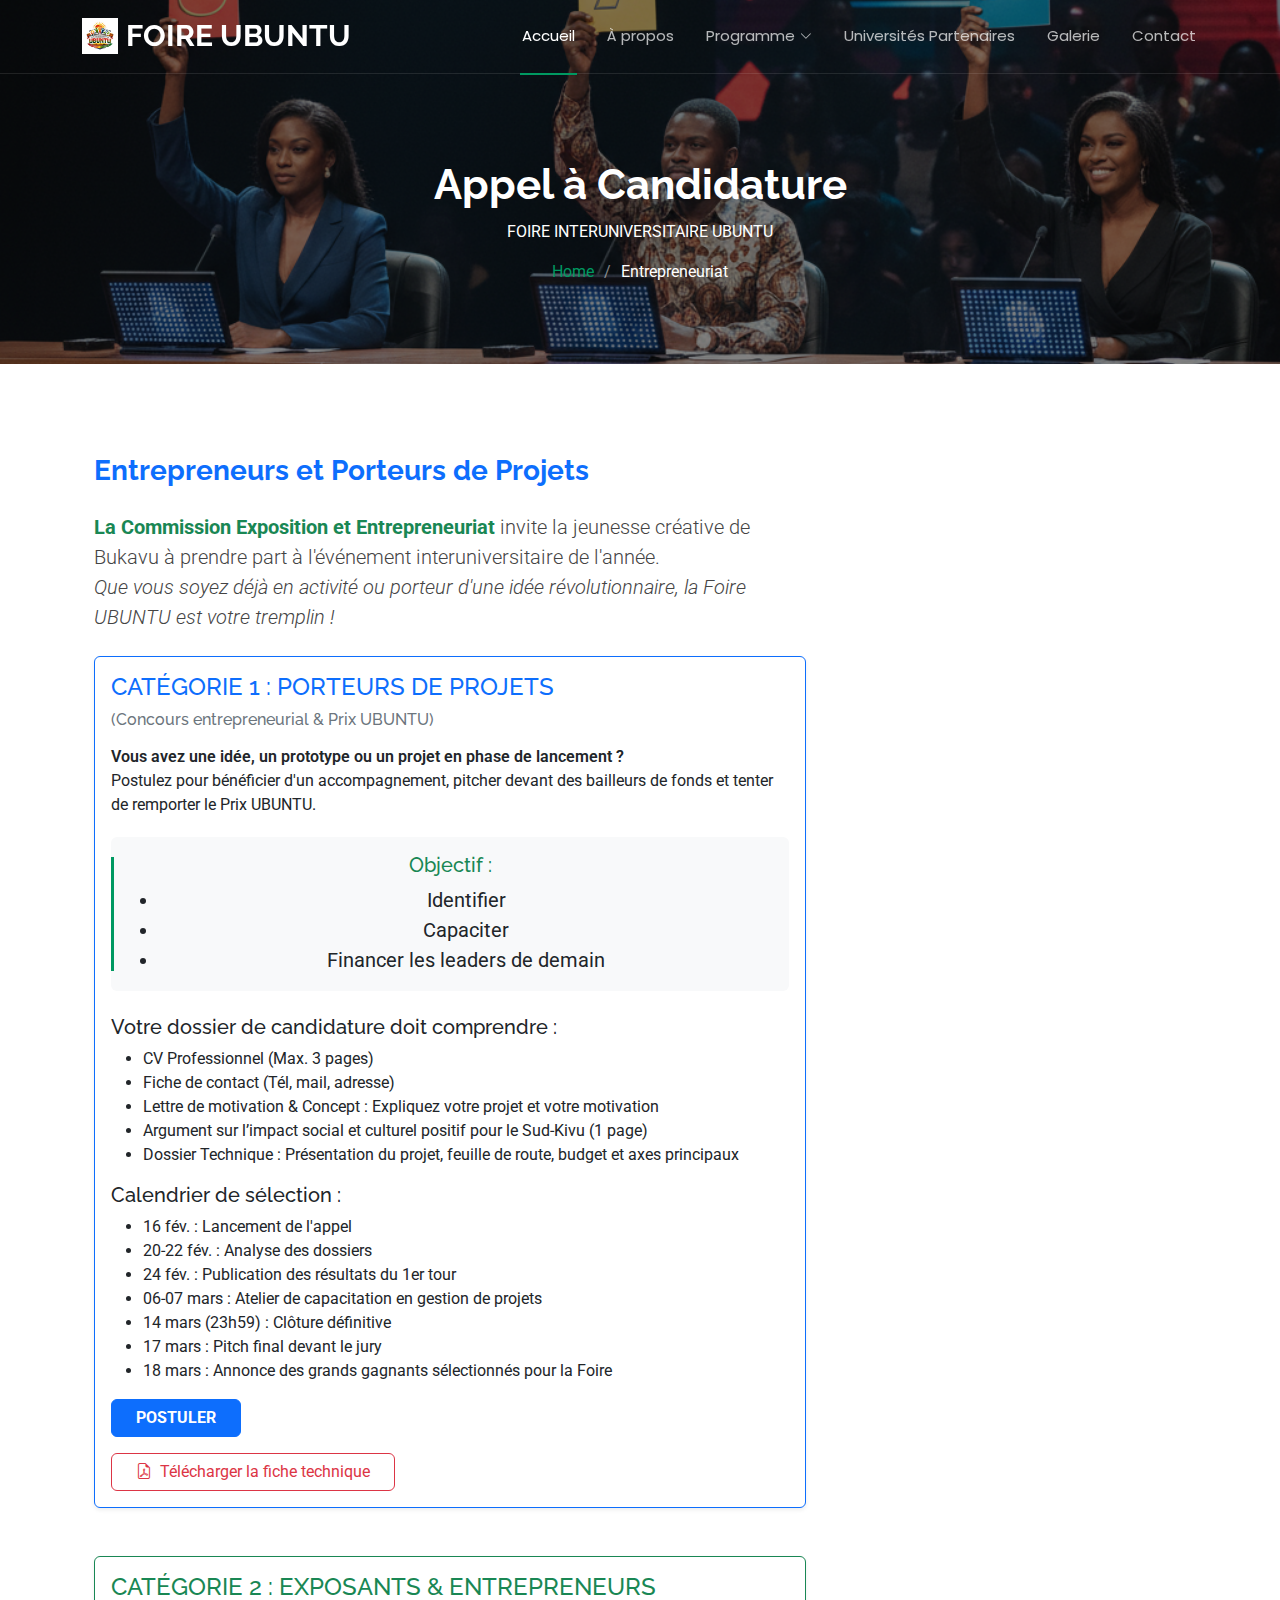
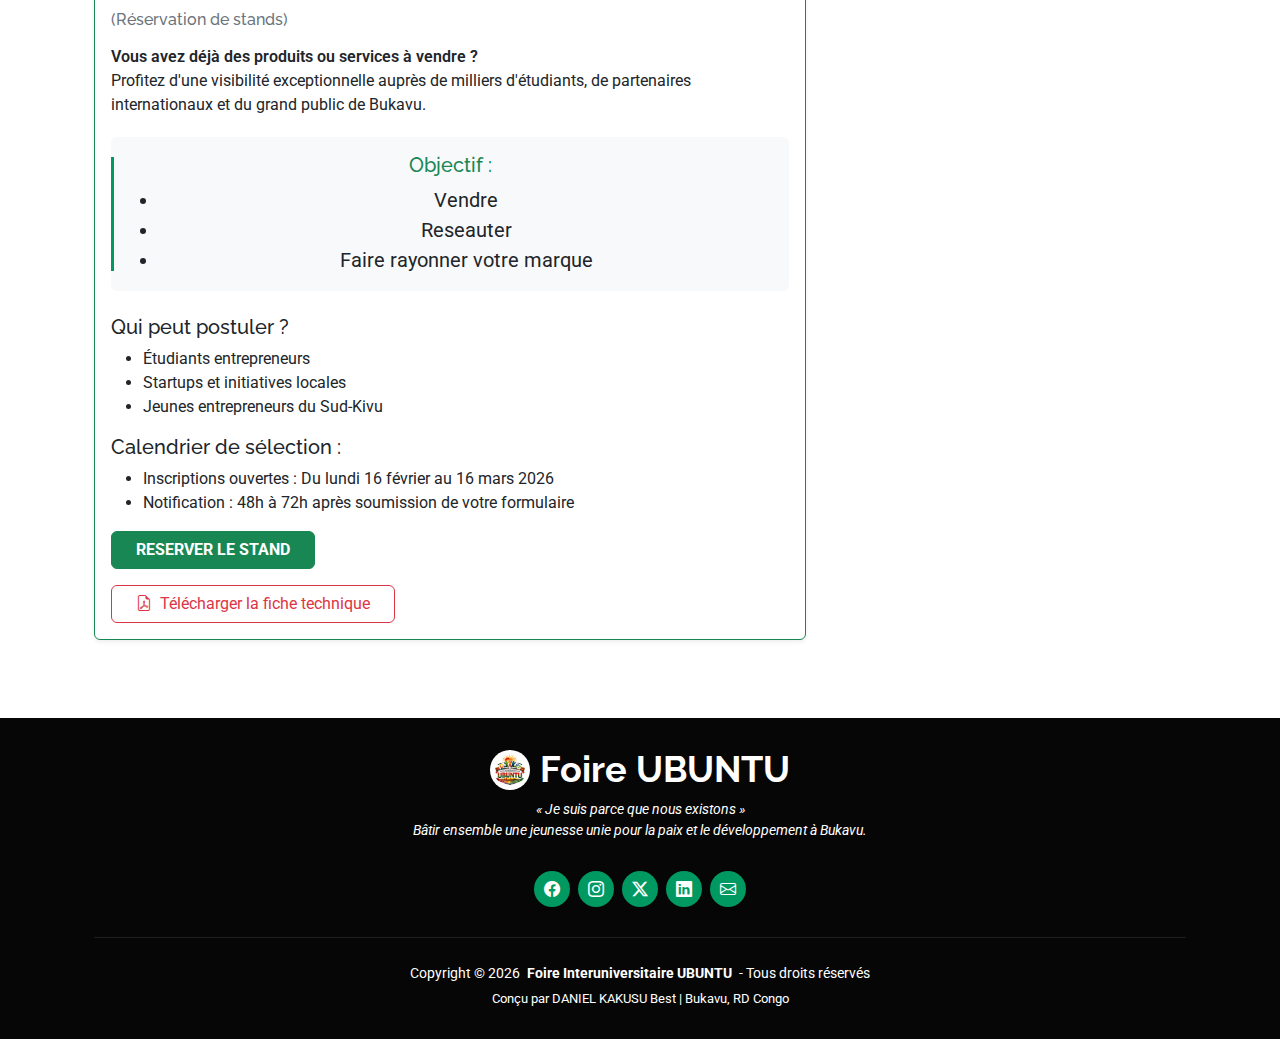
<file: Candidature-expositions.html>
<!DOCTYPE html>
<html lang="en">

<head>
  <meta charset="utf-8">
  <meta content="width=device-width, initial-scale=1.0" name="viewport">
  <title>FOIRE UBUNTU</title>
  <meta name="description" content="">
  <meta name="keywords" content="">

  <!-- Favicons -->
  <link href="assets/img/logo.jpeg" rel="icon">
  <link href="assets/img/logo.jpeg" rel="apple-touch-icon">

  <!-- Fonts -->
  <link href="https://fonts.googleapis.com" rel="preconnect">
  <link href="https://fonts.gstatic.com" rel="preconnect" crossorigin>
  <link href="https://fonts.googleapis.com/css2?family=Roboto:ital,wght@0,100;0,300;0,400;0,500;0,700;0,900;1,100;1,300;1,400;1,500;1,700;1,900&family=Poppins:ital,wght@0,100;0,200;0,300;0,400;0,500;0,600;0,700;0,800;0,900;1,100;1,200;1,300;1,400;1,500;1,600;1,700;1,800;1,900&family=Raleway:ital,wght@0,100;0,200;0,300;0,400;0,500;0,600;0,700;0,800;0,900;1,100;1,200;1,300;1,400;1,500;1,600;1,700;1,800;1,900&display=swap" rel="stylesheet">

  <!-- Vendor CSS Files -->
  <link href="assets/vendor/bootstrap/css/bootstrap.min.css" rel="stylesheet">
  <link href="assets/vendor/bootstrap-icons/bootstrap-icons.css" rel="stylesheet">
  <link href="assets/vendor/aos/aos.css" rel="stylesheet">
  <link href="assets/vendor/glightbox/css/glightbox.min.css" rel="stylesheet">
  <link href="assets/vendor/swiper/swiper-bundle.min.css" rel="stylesheet">

  <!-- Main CSS File -->
  <link href="assets/css/main.css" rel="stylesheet">

  <!-- =======================================================
  * Template Name: KnightOne
  * Template URL: https://bootstrapmade.com/knight-simple-one-page-bootstrap-template/
  * Updated: Oct 16 2024 with Bootstrap v5.3.3
  * Author: BootstrapMade.com
  * License: https://bootstrapmade.com/license/
  ======================================================== -->
</head>

<body class="index-page">

  <header id="header" class="header d-flex align-items-center fixed-top">
    <div class="container position-relative d-flex align-items-center justify-content-between">

      <a href="index.html" class="logo d-flex align-items-center me-auto me-xl-0">
        <img src="assets/img/logo.jpeg" alt="Foire Ubuntu Logo" class="logo-img">
        <h1 class="sitename">FOIRE UBUNTU</h1>
      </a>

      <nav id="navmenu" class="navmenu">
  <ul>
    <li><a href="#hero" class="active">Accueil</a></li>
    <li><a href="#about">À propos</a></li>
    
    <li class="dropdown"><a href="#"><span>Programme</span> <i class="bi bi-chevron-down toggle-dropdown"></i></a>
      <ul>
        <li><a href="#schedule">Calendrier (02-08 Mars)</a></li>
        <li><a href="#village">Village des Universités</a></li>
        <li><a href="#innovation">Concours d'Innovation</a></li>
        <li><a href="#culture">Festival Culturel</a></li>
        <li class="dropdown"><a href="#"><span>Spécifiques</span> <i class="bi bi-chevron-down toggle-dropdown"></i></a>
          <ul>
            <li><a href="#">Grand Palabre</a></li>
            <li><a href="#">Salongo Communautaire</a></li>
            <li><a href="#">Élection Ambassadrice</a></li>
          </ul>
        </li>
      </ul>
    </li>

    <li><a href="#universities">Universités Partenaires</a></li>
    <li><a href="#gallery">Galerie</a></li>
    <li><a href="#contact">Contact</a></li>
  </ul>
  <i class="mobile-nav-toggle d-xl-none bi bi-list"></i>
</nav>
      

    </div>
  </header>

  <main class="main">

    <!-- Page Title -->
    <div class="page-title dark-background" data-aos="fade" style="background-image: url(assets/img/cta-bg.png);">
      <div class="container position-relative">
        <h1>Appel à  Candidature</h1>
        <p>FOIRE INTERUNIVERSITAIRE UBUNTU</p>
        <nav class="breadcrumbs">
          <ol>
            <li><a href="index.html">Home</a></li>
            <li class="current">Entrepreneuriat</li>
          </ol>
        </nav>
      </div>
    </div><!-- End Page Title -->

    <div class="container">
      <div class="row">

        <div class="col-lg-8">

          <!-- Blog Details Section -->
          <section id="blog-details" class="blog-details section">
            <div class="container">

              

                <h2 class="title mb-4 text-primary">Entrepreneurs et Porteurs de Projets</h2>

                <div class="content">
                  <p class="lead mb-4">
                    <span class="fw-bold text-success">La Commission Exposition et Entrepreneuriat</span> invite la jeunesse créative de Bukavu à prendre part à l'événement interuniversitaire de l'année.<br>
                    <span class="fst-italic">Que vous soyez déjà en activité ou porteur d'une idée révolutionnaire, la Foire UBUNTU est votre tremplin !</span>
                  </p>

                  <!-- Catégorie 1 -->
                  <div class="card shadow-sm mb-5 border-primary">
                    <div class="card-body">
                      <h4 class="card-title text-primary mb-2">CATÉGORIE 1 : PORTEURS DE PROJETS</h4>
                      <h6 class="text-secondary mb-3">(Concours entrepreneurial & Prix UBUNTU)</h6>
                      <p>
                        <span class="fw-semibold">Vous avez une idée, un prototype ou un projet en phase de lancement ?</span><br>
                        Postulez pour bénéficier d'un accompagnement, pitcher devant des bailleurs de fonds et tenter de remporter le Prix UBUNTU.
                      </p>

                      <blockquote class="blockquote bg-light p-3 rounded mb-4">
                        <h5 class="mb-2 text-success">Objectif :</h5>
                        <ul class="mb-0">
                          <li>Identifier</li>
                          <li>Capaciter</li>
                          <li>Financer les leaders de demain</li>
                        </ul>
                      </blockquote>

                      <div class="mb-3">
                        <h5 class="text-dark">Votre dossier de candidature doit comprendre :</h5>
                        <ul>
                          <li>CV Professionnel (Max. 3 pages)</li>
                          <li>Fiche de contact (Tél, mail, adresse)</li>
                          <li>Lettre de motivation & Concept : Expliquez votre projet et votre motivation</li>
                          <li>Argument sur l’impact social et culturel positif pour le Sud-Kivu (1 page)</li>
                          <li>Dossier Technique : Présentation du projet, feuille de route, budget et axes principaux</li>
                        </ul>
                      </div>

                      <div class="mb-3">
                        <h5 class="text-dark">Calendrier de sélection :</h5>
                        <ul>
                          <li>16 fév. : Lancement de l'appel</li>
                          <li>20-22 fév. : Analyse des dossiers</li>
                          <li>24 fév. : Publication des résultats du 1er tour</li>
                          <li>06-07 mars : Atelier de capacitation en gestion de projets</li>
                          <li>14 mars (23h59) : Clôture définitive</li>
                          <li>17 mars : Pitch final devant le jury</li>
                          <li>18 mars : Annonce des grands gagnants sélectionnés pour la Foire</li>
                        </ul>
                      </div>

                      <div class="d-flex flex-column align-items-start gap-2">
                        <button class="btn btn-primary fw-bold px-4 mb-2">POSTULER</button>
                        <a href="Fiche-technique.pdf" download class="btn btn-outline-danger px-4">
                          <i class="bi bi-file-earmark-pdf me-2"></i>Télécharger la fiche technique
                        </a>
                      </div>
                    </div>
                  </div>

                  <!-- Catégorie 2 -->
                  <div class="card shadow-sm mb-5 border-success">
                    <div class="card-body">
                      <h4 class="card-title text-success mb-2">CATÉGORIE 2 : EXPOSANTS & ENTREPRENEURS</h4>
                      <h6 class="text-secondary mb-3">(Réservation de stands)</h6>
                      <p>
                        <span class="fw-semibold">Vous avez déjà des produits ou services à vendre ?</span><br>
                        Profitez d'une visibilité exceptionnelle auprès de milliers d'étudiants, de partenaires internationaux et du grand public de Bukavu.
                      </p>

                      <blockquote class="blockquote bg-light p-3 rounded mb-4">
                        <h5 class="mb-2 text-success">Objectif :</h5>
                        <ul class="mb-0">
                          <li>Vendre</li>
                          <li>Reseauter</li>
                          <li>Faire rayonner votre marque</li>
                        </ul>
                      </blockquote>

                      <div class="mb-3">
                        <h5 class="text-dark">Qui peut postuler ?</h5>
                        <ul>
                          <li>Étudiants entrepreneurs</li>
                          <li>Startups et initiatives locales</li>
                          <li>Jeunes entrepreneurs du Sud-Kivu</li>
                        </ul>
                      </div>

                      <div class="mb-3">
                        <h5 class="text-dark">Calendrier de sélection :</h5>
                        <ul>
                          <li>Inscriptions ouvertes : Du lundi 16 février au 16 mars 2026</li>
                          <li>Notification : 48h à 72h après soumission de votre formulaire</li>
                        </ul>
                      </div>

                      <div class="d-flex flex-column align-items-start gap-2">
                        <a href="stands.html" class="btn btn-success fw-bold px-4 mb-2">RESERVER LE STAND</a>
                        <a href="Fiche-technique.pdf" download class="btn btn-outline-danger px-4">
                          <i class="bi bi-file-earmark-pdf me-2"></i>Télécharger la fiche technique
                        </a>
                      </div>
                    </div>
                  </div>
                </div>
          </section><!-- /Blog Details Section -->

        </main>

  
         <footer id="footer" class="footer dark-background">
    <div class="container">
      <div class="d-flex align-items-center justify-content-center mb-2">
        <img src="assets/img/logo.jpeg" alt="Logo Foire Ubuntu" style="height:40px;width:40px;border-radius:50%;margin-right:10px;">
        <h3 class="sitename mb-0">Foire UBUNTU</h3>
      </div>
      <p>« Je suis parce que nous existons »<br>
         Bâtir ensemble une jeunesse unie pour la paix et le développement à Bukavu.</p>
      
      <div class="social-links d-flex justify-content-center">
        <a href="#"><i class="bi bi-facebook"></i></a>
        <a href="#"><i class="bi bi-instagram"></i></a>
        <a href="#"><i class="bi bi-twitter-x"></i></a>
        <a href="#"><i class="bi bi-linkedin"></i></a>
        <a href="mailto:foireinteruniversitaireubuntu@gmail.com"><i class="bi bi-envelope"></i></a>
      </div>

      <div class="container">
        <div class="copyright">
          <span>Copyright © 2026</span> <strong class="px-1 sitename">Foire Interuniversitaire UBUNTU</strong> <span>- Tous droits réservés</span>
        </div>
        <div class="credits">
          Conçu par DANIEL KAKUSU Best | Bukavu, RD Congo
        </div>
      </div>
    </div>
  </footer>   

  <!-- Scroll Top -->
  <a href="#" id="scroll-top" class="scroll-top d-flex align-items-center justify-content-center"><i class="bi bi-arrow-up-short"></i></a>

  <!-- Preloader -->
  <div id="preloader"></div>

  <!-- Vendor JS Files -->
  <script src="assets/vendor/bootstrap/js/bootstrap.bundle.min.js"></script>
  <script src="assets/vendor/php-email-form/validate.js"></script>
  <script src="assets/vendor/aos/aos.js"></script>
  <script src="assets/vendor/glightbox/js/glightbox.min.js"></script>
  <script src="assets/vendor/purecounter/purecounter_vanilla.js"></script>
  <script src="assets/vendor/imagesloaded/imagesloaded.pkgd.min.js"></script>
  <script src="assets/vendor/isotope-layout/isotope.pkgd.min.js"></script>
  <script src="assets/vendor/swiper/swiper-bundle.min.js"></script>

  <!-- Main JS File -->
  <script src="assets/js/main.js"></script>

</body>

</html>
</file>
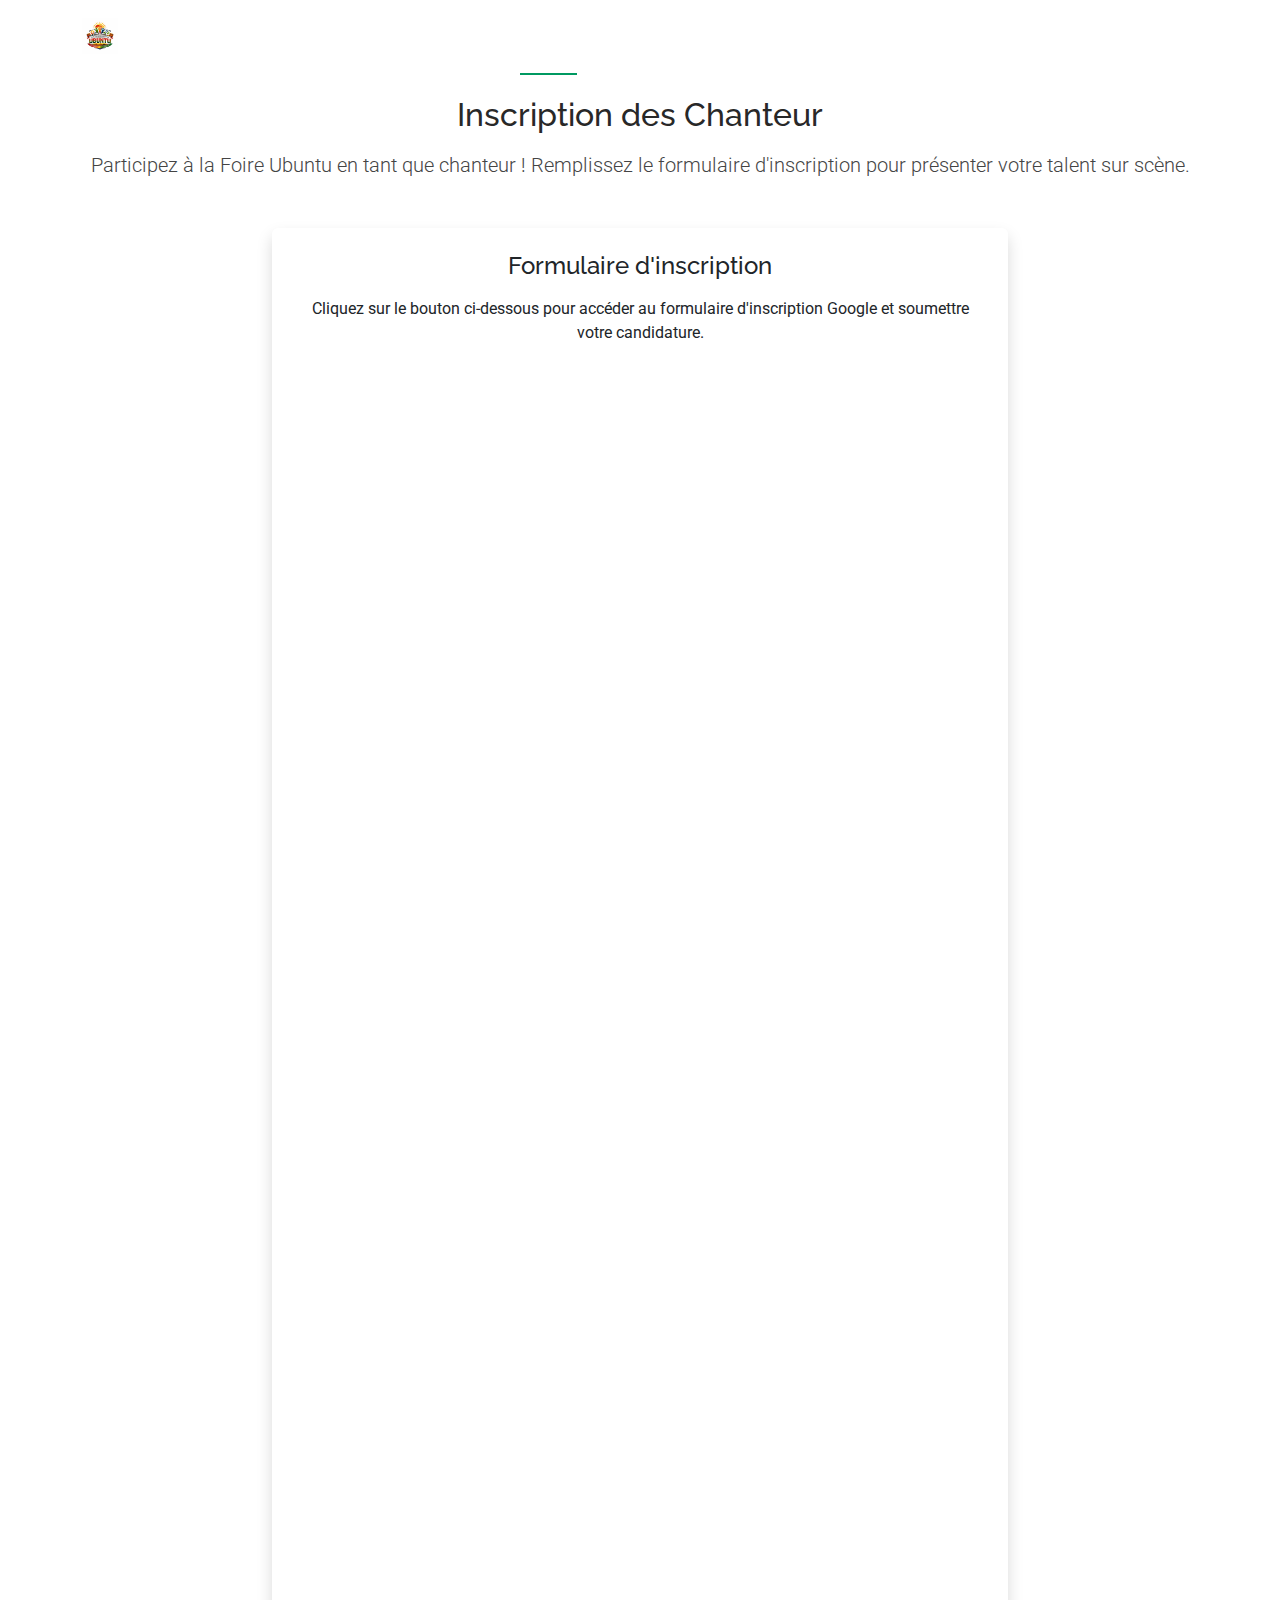
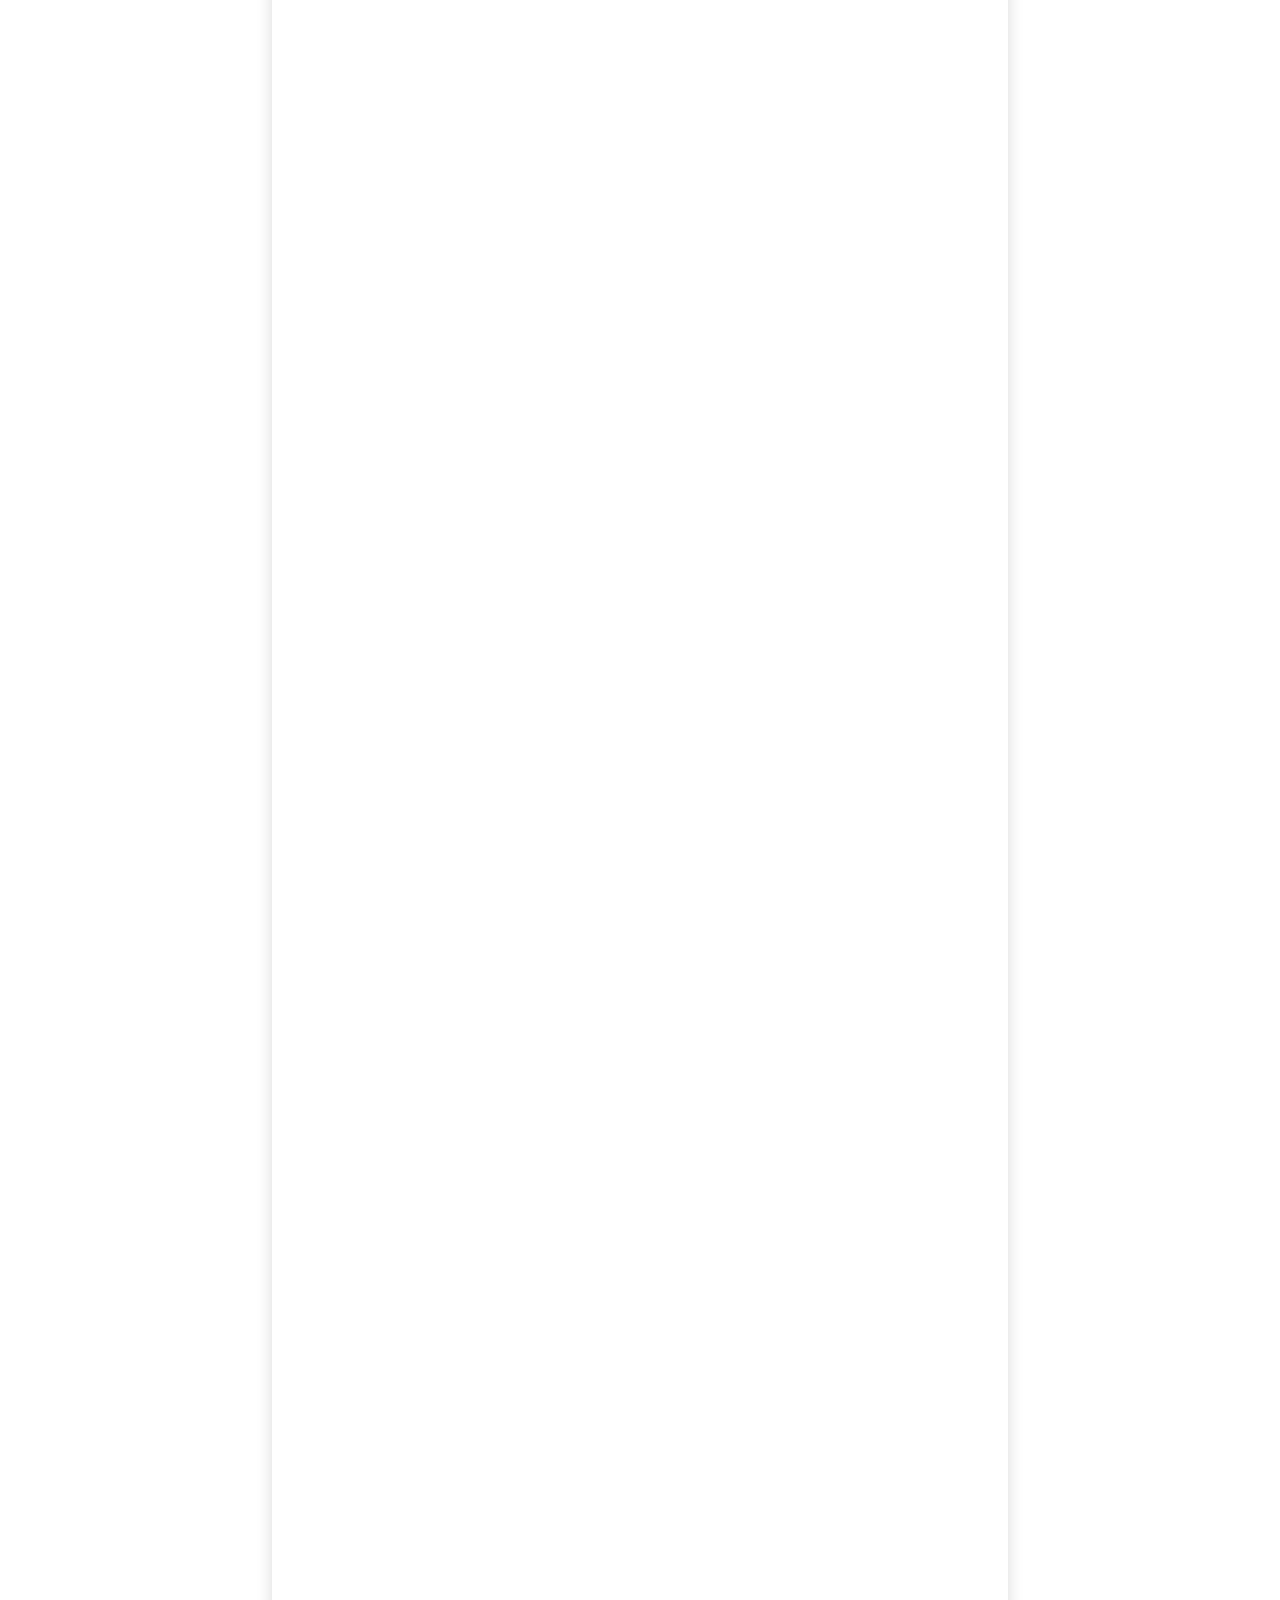
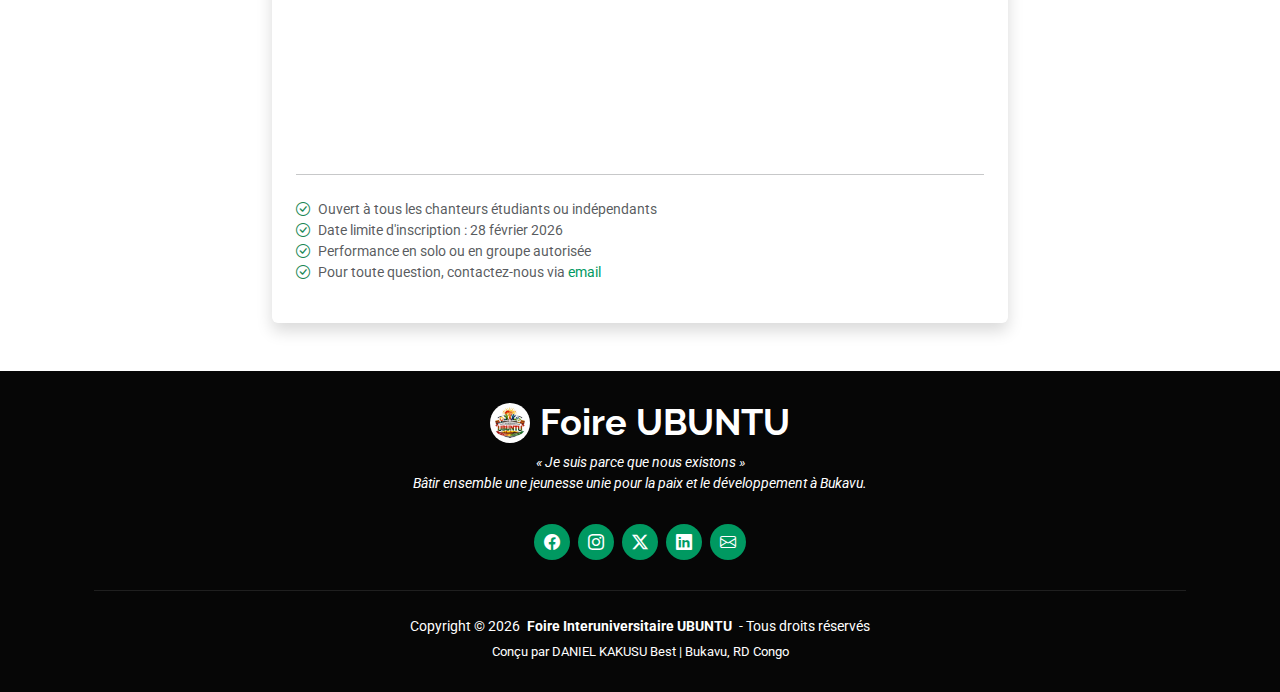
<file: Chant.html>
<!DOCTYPE html>
<html lang="fr">

<head>
  <meta charset="utf-8">
  <meta content="width=device-width, initial-scale=1.0" name="viewport">
  <title>Concours de Chant - Foire UBUNTU 2025 | Festival Culturel</title>
  <meta name="description" content="Participez au concours de chant lors du festival culturel de la Foire UBUNTU 2025. Montrez votre talent musical et représentez votre université à Bukavu.">
  <meta name="keywords" content="chant, concours chant, foire ubuntu, festival culturel, chanteur, talents musicaux">
  <meta name="robots" content="index, follow">
  <link rel="canonical" href="https://foire-ubuntu.vercel.app/Chant.html">

  <!-- Favicons -->
  <link href="assets/img/logo.jpeg" rel="icon">
  <link href="assets/img/logo.jpeg" rel="apple-touch-icon">

  <!-- Fonts -->
  <link href="https://fonts.googleapis.com" rel="preconnect">
  <link href="https://fonts.gstatic.com" rel="preconnect" crossorigin>
  <link href="https://fonts.googleapis.com/css2?family=Roboto:ital,wght@0,100;0,300;0,400;0,500;0,700;0,900;1,100;1,300;1,400;1,500;1,700;1,900&family=Poppins:ital,wght@0,100;0,200;0,300;0,400;0,500;0,600;0,700;0,800;0,900;1,100;1,200;1,300;1,400;1,500;1,600;1,700;1,800;1,900&family=Raleway:ital,wght@0,100;0,200;0,300;0,400;0,500;0,600;0,700;0,800;0,900;1,100;1,200;1,300;1,400;1,500;1,600;1,700;1,800;1,900&display=swap" rel="stylesheet">

  <!-- Vendor CSS Files -->
  <link href="assets/vendor/bootstrap/css/bootstrap.min.css" rel="stylesheet">
  <link href="assets/vendor/bootstrap-icons/bootstrap-icons.css" rel="stylesheet">
  <link href="assets/vendor/aos/aos.css" rel="stylesheet">
  <link href="assets/vendor/glightbox/css/glightbox.min.css" rel="stylesheet">
  <link href="assets/vendor/swiper/swiper-bundle.min.css" rel="stylesheet">

  <!-- Main CSS File -->
  <link href="assets/css/main.css" rel="stylesheet">

  <!-- =======================================================
  * Template Name: KnightOne
  * Template URL: https://bootstrapmade.com/knight-simple-one-page-bootstrap-template/
  * Updated: Oct 16 2024 with Bootstrap v5.3.3
  * Author: BootstrapMade.com
  * License: https://bootstrapmade.com/license/
  ======================================================== -->
</head>

<body class="index-page">

  <header id="header" class="header d-flex align-items-center fixed-top">
    <div class="container position-relative d-flex align-items-center justify-content-between">

      <a href="index.html" class="logo d-flex align-items-center me-auto me-xl-0">
        <img src="assets/img/logo.jpeg" alt="Foire Ubuntu Logo" class="logo-img">
        <h1 class="sitename">FOIRE UBUNTU</h1>
      </a>

      <nav id="navmenu" class="navmenu">
  <ul>
    <li><a href="#hero" class="active">Accueil</a></li>
    <li><a href="#about">À propos</a></li>
    
    <li class="dropdown"><a href="#"><span>Programme</span> <i class="bi bi-chevron-down toggle-dropdown"></i></a>
      <ul>
        <li><a href="#schedule">Calendrier (02-08 Mars)</a></li>
        <li><a href="#village">Village des Universités</a></li>
        <li><a href="#innovation">Concours d'Innovation</a></li>
        <li><a href="#culture">Festival Culturel</a></li>
        <li class="dropdown"><a href="#"><span>Spécifiques</span> <i class="bi bi-chevron-down toggle-dropdown"></i></a>
          <ul>
            <li><a href="#">Grand Palabre</a></li>
            <li><a href="#">Salongo Communautaire</a></li>
            <li><a href="#">Élection Ambassadrice</a></li>
          </ul>
        </li>
      </ul>
    </li>

    <li><a href="#universities">Universités Partenaires</a></li>
    <li><a href="#gallery">Galerie</a></li>
    <li><a href="#contact">Contact</a></li>
  </ul>
  <i class="mobile-nav-toggle d-xl-none bi bi-list"></i>
</nav>
      

    </div>
  </header>

  <main class="main">
<br/><br/>
<section id="slam-inscription" class="section py-5">
    <div class="container" data-aos="fade-up">
        <div class="section-header text-center mb-5">
            <h2 class="mb-3">Inscription des Chanteur</h2>
            <p class="lead">Participez à la Foire Ubuntu en tant que chanteur ! Remplissez le formulaire d'inscription pour présenter votre talent sur scène.</p>
        </div>
        <div class="row justify-content-center">
            <div class="col-lg-8">
                <div class="card shadow border-0">
                    <div class="card-body p-4">
                        <h4 class="card-title mb-3 text-center">Formulaire d'inscription</h4>
                        <p class="text-center mb-4">Cliquez sur le bouton ci-dessous pour accéder au formulaire d'inscription Google et soumettre votre candidature.</p>
                        <div class="d-flex justify-content-center">
                          <iframe src="https://docs.google.com/forms/d/e/1FAIpQLSeaUAOrgeW5Rr03vlqHDmgkjkv9ZHOvCXpsO3uoa-LSmHOYKg/viewform?embedded=true" width="640" height="2981" frameborder="0" marginheight="0" marginwidth="0">Chargement…</iframe>
                        </div>
                        <hr class="my-4">
                        <ul class="list-unstyled text-muted small">
                            <li><i class="bi bi-check-circle text-success me-2"></i>Ouvert à tous les chanteurs étudiants ou indépendants</li>
                            <li><i class="bi bi-check-circle text-success me-2"></i>Date limite d'inscription : 28 février 2026</li>
                            <li><i class="bi bi-check-circle text-success me-2"></i>Performance en solo ou en groupe autorisée</li>
                            <li><i class="bi bi-check-circle text-success me-2"></i>Pour toute question, contactez-nous via <a href="mailto:foireinteruniversitaireubuntu@gmail.com">email</a></li>
                        </ul>
                    </div>
                </div>
            </div>
        </div>
    </div>
</section>
        </main>
        
  
         <footer id="footer" class="footer dark-background">
    <div class="container">
      <div class="d-flex align-items-center justify-content-center mb-2">
        <img src="assets/img/logo.jpeg" alt="Logo Foire Ubuntu" style="height:40px;width:40px;border-radius:50%;margin-right:10px;">
        <h3 class="sitename mb-0">Foire UBUNTU</h3>
      </div>
      <p>« Je suis parce que nous existons »<br>
         Bâtir ensemble une jeunesse unie pour la paix et le développement à Bukavu.</p>
      
      <div class="social-links d-flex justify-content-center">
        <a href="#"><i class="bi bi-facebook"></i></a>
        <a href="#"><i class="bi bi-instagram"></i></a>
        <a href="#"><i class="bi bi-twitter-x"></i></a>
        <a href="#"><i class="bi bi-linkedin"></i></a>
        <a href="mailto:foireinteruniversitaireubuntu@gmail.com"><i class="bi bi-envelope"></i></a>
      </div>

      <div class="container">
        <div class="copyright">
          <span>Copyright © 2026</span> <strong class="px-1 sitename">Foire Interuniversitaire UBUNTU</strong> <span>- Tous droits réservés</span>
        </div>
        <div class="credits">
          Conçu par DANIEL KAKUSU Best | Bukavu, RD Congo
        </div>
      </div>
    </div>
  </footer>   

  <!-- Scroll Top -->
  <a href="#" id="scroll-top" class="scroll-top d-flex align-items-center justify-content-center"><i class="bi bi-arrow-up-short"></i></a>

  <!-- Preloader -->
  <div id="preloader"></div>

  <!-- Vendor JS Files -->
  <script src="assets/vendor/bootstrap/js/bootstrap.bundle.min.js"></script>
  <script src="assets/vendor/php-email-form/validate.js"></script>
  <script src="assets/vendor/aos/aos.js"></script>
  <script src="assets/vendor/glightbox/js/glightbox.min.js"></script>
  <script src="assets/vendor/purecounter/purecounter_vanilla.js"></script>
  <script src="assets/vendor/imagesloaded/imagesloaded.pkgd.min.js"></script>
  <script src="assets/vendor/isotope-layout/isotope.pkgd.min.js"></script>
  <script src="assets/vendor/swiper/swiper-bundle.min.js"></script>

  <!-- Main JS File -->
  <script src="assets/js/main.js"></script>

</body>

</html>
</file>
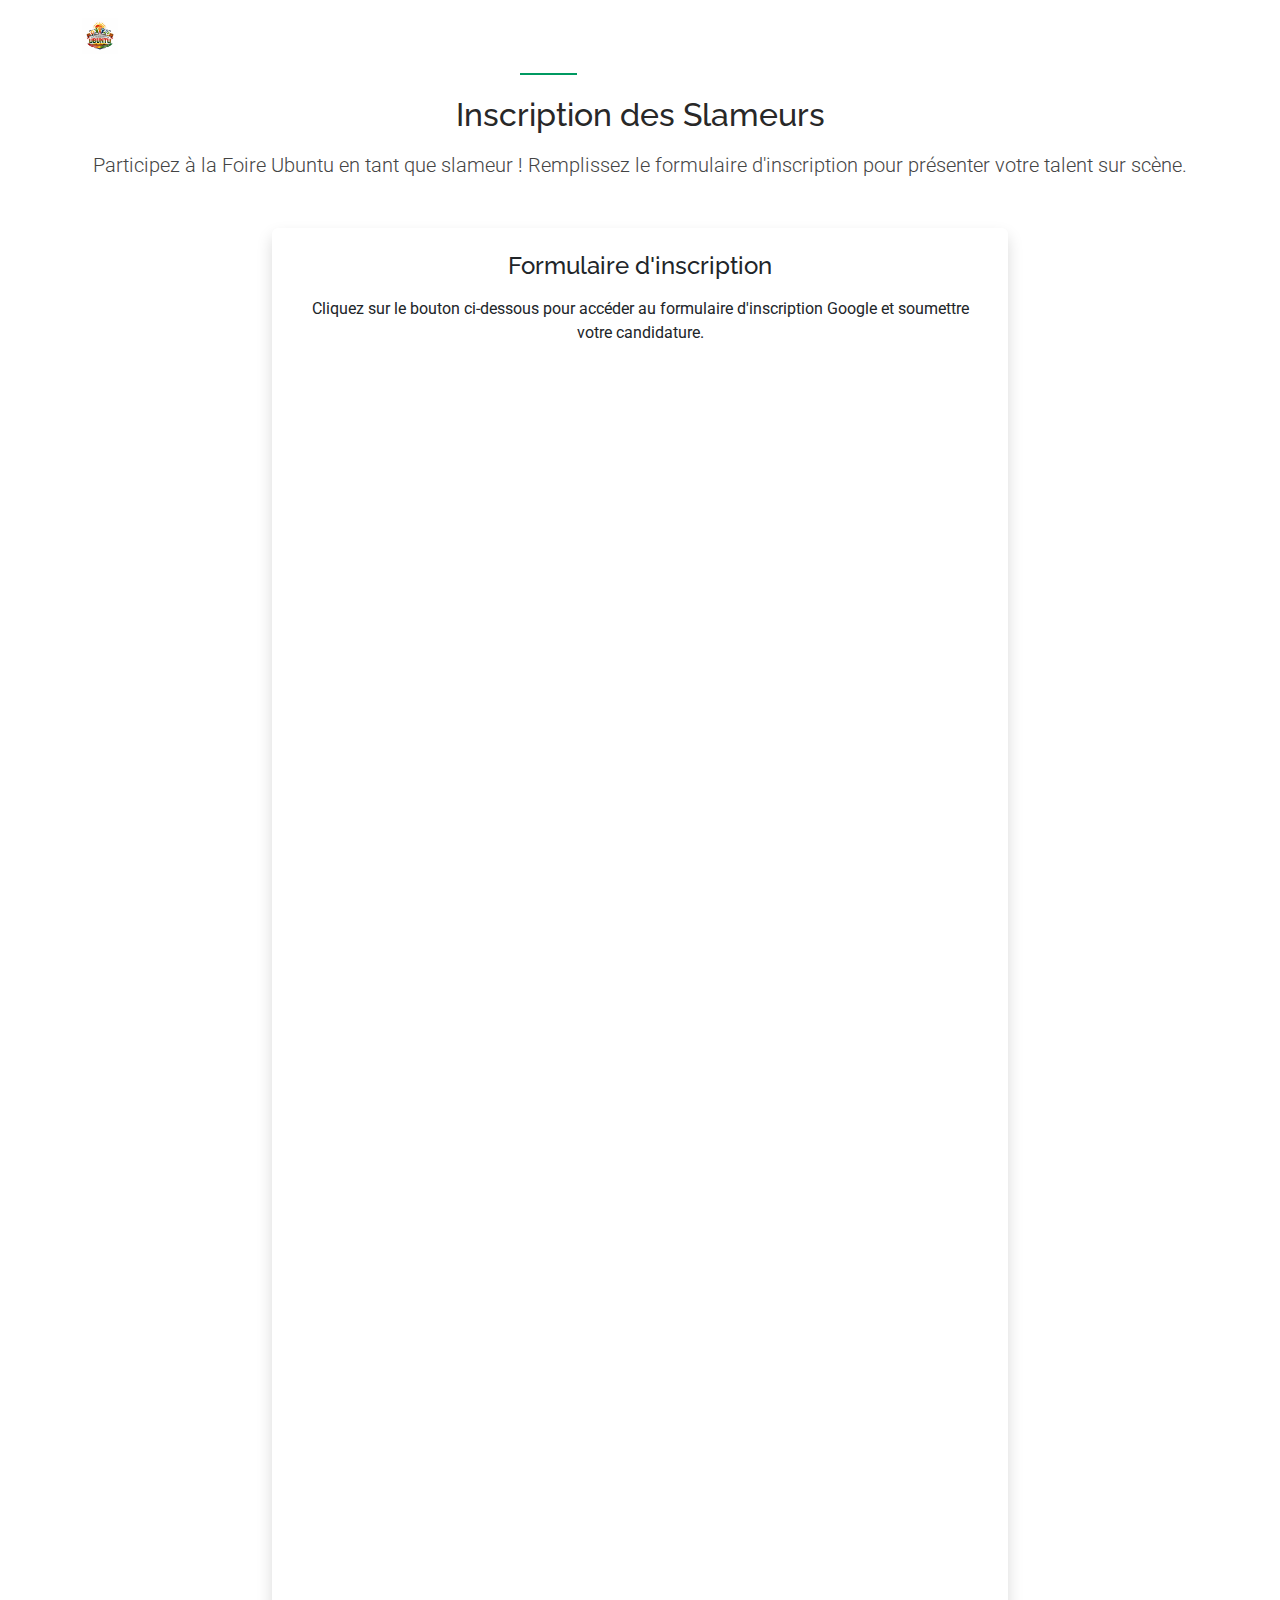
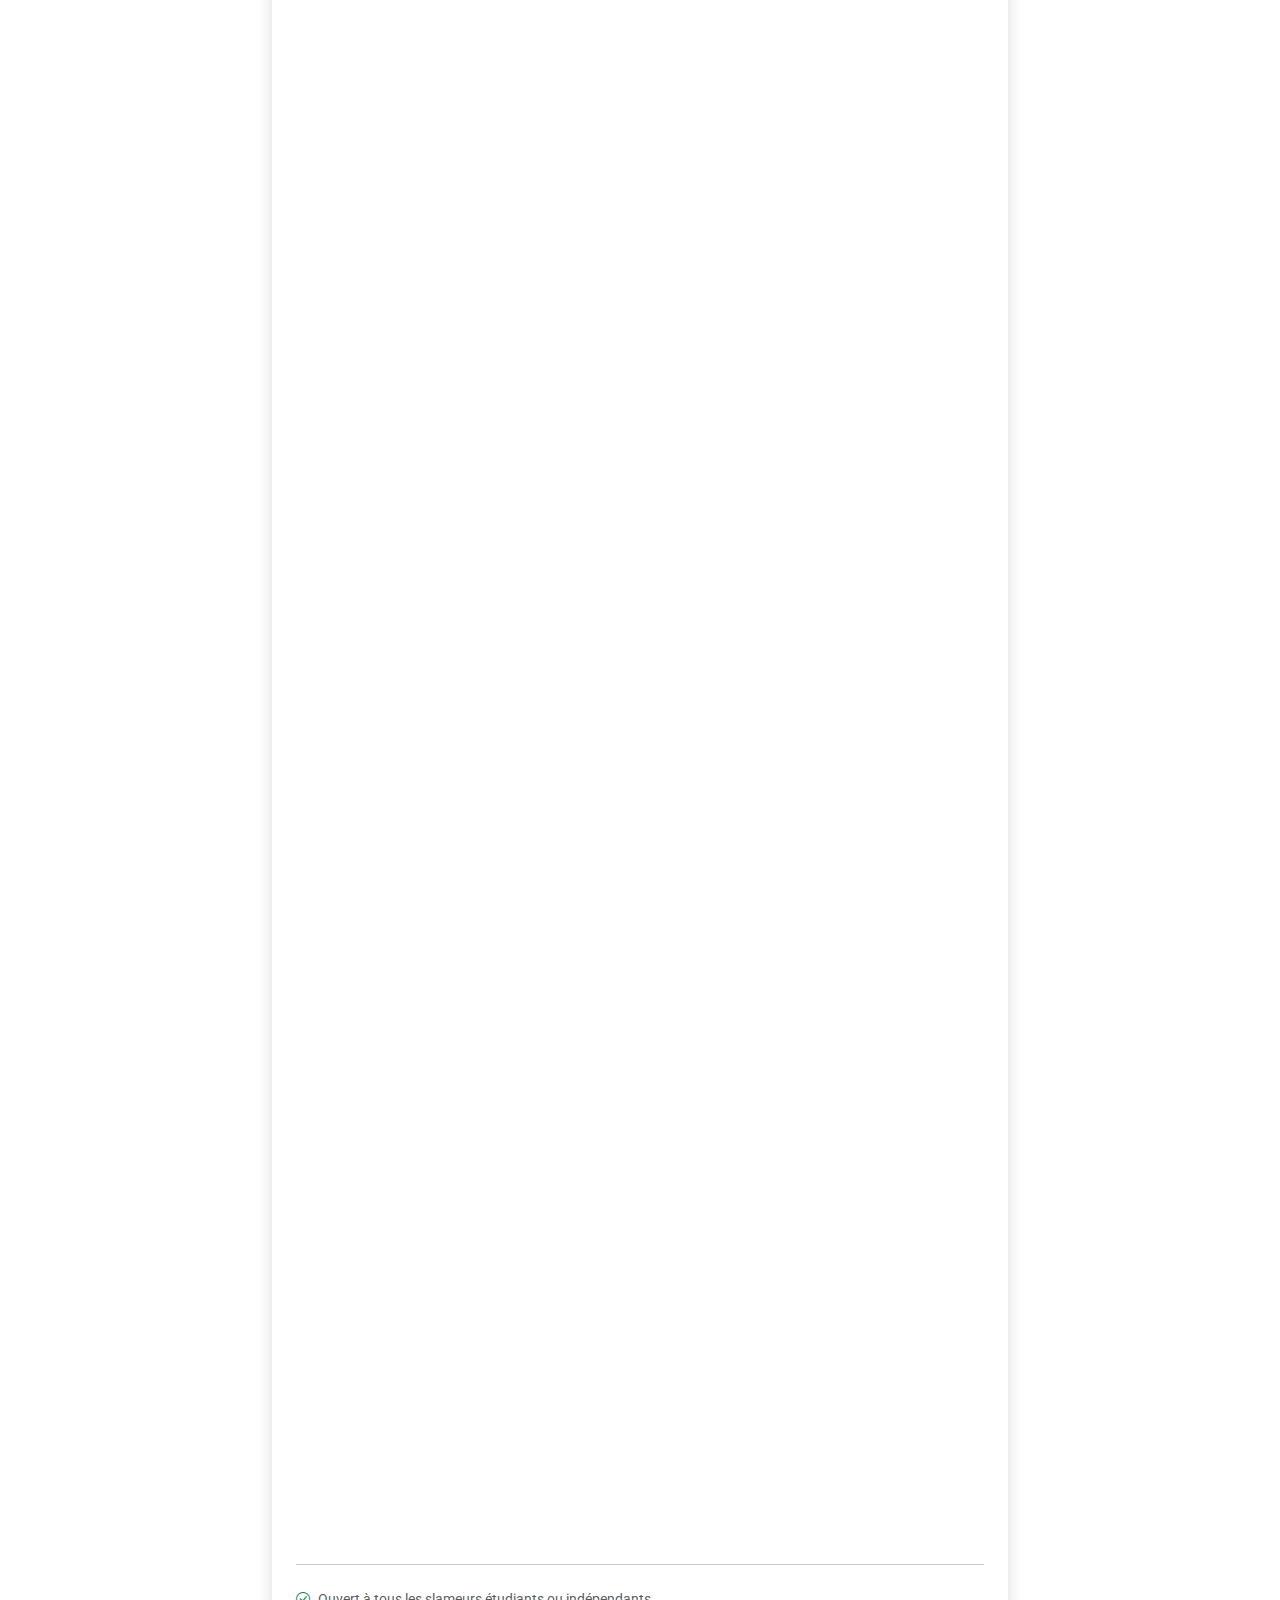
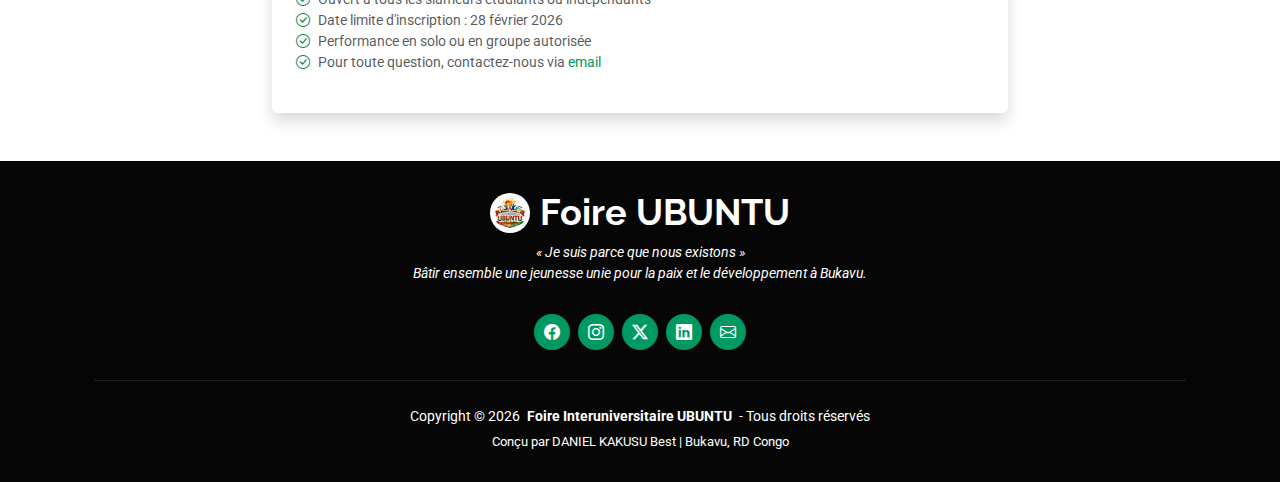
<file: dessin.html>
<!DOCTYPE html>
<html lang="en">

<head>
  <meta charset="utf-8">
  <meta content="width=device-width, initial-scale=1.0" name="viewport">
  <title>FOIRE UBUNTU</title>
  <meta name="description" content="">
  <meta name="keywords" content="">

  <!-- Favicons -->
  <link href="assets/img/logo.jpeg" rel="icon">
  <link href="assets/img/logo.jpeg" rel="apple-touch-icon">

  <!-- Fonts -->
  <link href="https://fonts.googleapis.com" rel="preconnect">
  <link href="https://fonts.gstatic.com" rel="preconnect" crossorigin>
  <link href="https://fonts.googleapis.com/css2?family=Roboto:ital,wght@0,100;0,300;0,400;0,500;0,700;0,900;1,100;1,300;1,400;1,500;1,700;1,900&family=Poppins:ital,wght@0,100;0,200;0,300;0,400;0,500;0,600;0,700;0,800;0,900;1,100;1,200;1,300;1,400;1,500;1,600;1,700;1,800;1,900&family=Raleway:ital,wght@0,100;0,200;0,300;0,400;0,500;0,600;0,700;0,800;0,900;1,100;1,200;1,300;1,400;1,500;1,600;1,700;1,800;1,900&display=swap" rel="stylesheet">

  <!-- Vendor CSS Files -->
  <link href="assets/vendor/bootstrap/css/bootstrap.min.css" rel="stylesheet">
  <link href="assets/vendor/bootstrap-icons/bootstrap-icons.css" rel="stylesheet">
  <link href="assets/vendor/aos/aos.css" rel="stylesheet">
  <link href="assets/vendor/glightbox/css/glightbox.min.css" rel="stylesheet">
  <link href="assets/vendor/swiper/swiper-bundle.min.css" rel="stylesheet">

  <!-- Main CSS File -->
  <link href="assets/css/main.css" rel="stylesheet">

  <!-- =======================================================
  * Template Name: KnightOne
  * Template URL: https://bootstrapmade.com/knight-simple-one-page-bootstrap-template/
  * Updated: Oct 16 2024 with Bootstrap v5.3.3
  * Author: BootstrapMade.com
  * License: https://bootstrapmade.com/license/
  ======================================================== -->
</head>

<body class="index-page">

  <header id="header" class="header d-flex align-items-center fixed-top">
    <div class="container position-relative d-flex align-items-center justify-content-between">

      <a href="index.html" class="logo d-flex align-items-center me-auto me-xl-0">
        <img src="assets/img/logo.jpeg" alt="Foire Ubuntu Logo" class="logo-img">
        <h1 class="sitename">FOIRE UBUNTU</h1>
      </a>

      <nav id="navmenu" class="navmenu">
  <ul>
    <li><a href="#hero" class="active">Accueil</a></li>
    <li><a href="#about">À propos</a></li>
    
    <li class="dropdown"><a href="#"><span>Programme</span> <i class="bi bi-chevron-down toggle-dropdown"></i></a>
      <ul>
        <li><a href="#schedule">Calendrier (02-08 Mars)</a></li>
        <li><a href="#village">Village des Universités</a></li>
        <li><a href="#innovation">Concours d'Innovation</a></li>
        <li><a href="#culture">Festival Culturel</a></li>
        <li class="dropdown"><a href="#"><span>Spécifiques</span> <i class="bi bi-chevron-down toggle-dropdown"></i></a>
          <ul>
            <li><a href="#">Grand Palabre</a></li>
            <li><a href="#">Salongo Communautaire</a></li>
            <li><a href="#">Élection Ambassadrice</a></li>
          </ul>
        </li>
      </ul>
    </li>

    <li><a href="#universities">Universités Partenaires</a></li>
    <li><a href="#gallery">Galerie</a></li>
    <li><a href="#contact">Contact</a></li>
  </ul>
  <i class="mobile-nav-toggle d-xl-none bi bi-list"></i>
</nav>
      

    </div>
  </header>

  <main class="main">
<br/><br/>
<section id="slam-inscription" class="section py-5">
    <div class="container" data-aos="fade-up">
        <div class="section-header text-center mb-5">
            <h2 class="mb-3">Inscription des Slameurs</h2>
            <p class="lead">Participez à la Foire Ubuntu en tant que slameur ! Remplissez le formulaire d'inscription pour présenter votre talent sur scène.</p>
        </div>
        <div class="row justify-content-center">
            <div class="col-lg-8">
                <div class="card shadow border-0">
                    <div class="card-body p-4">
                        <h4 class="card-title mb-3 text-center">Formulaire d'inscription</h4>
                        <p class="text-center mb-4">Cliquez sur le bouton ci-dessous pour accéder au formulaire d'inscription Google et soumettre votre candidature.</p>
                        <div class="d-flex justify-content-center">
                            <iframe src="https://docs.google.com/forms/d/e/1FAIpQLSfv7Sfc27HDgn6bwTYE6FhigT6SrRKIegja-ho8hWY_ayVBOw/viewform?embedded=true" width="640" height="2771" frameborder="0" marginheight="0" marginwidth="0">Chargement…</iframe>
                        </div>
                        <hr class="my-4">
                        <ul class="list-unstyled text-muted small">
                            <li><i class="bi bi-check-circle text-success me-2"></i>Ouvert à tous les slameurs étudiants ou indépendants</li>
                            <li><i class="bi bi-check-circle text-success me-2"></i>Date limite d'inscription : 28 février 2026</li>
                            <li><i class="bi bi-check-circle text-success me-2"></i>Performance en solo ou en groupe autorisée</li>
                            <li><i class="bi bi-check-circle text-success me-2"></i>Pour toute question, contactez-nous via <a href="mailto:foireinteruniversitaireubuntu@gmail.com">email</a></li>
                        </ul>
                    </div>
                </div>
            </div>
        </div>
    </div>
</section>
        </main>
        
  
         <footer id="footer" class="footer dark-background">
    <div class="container">
      <div class="d-flex align-items-center justify-content-center mb-2">
        <img src="assets/img/logo.jpeg" alt="Logo Foire Ubuntu" style="height:40px;width:40px;border-radius:50%;margin-right:10px;">
        <h3 class="sitename mb-0">Foire UBUNTU</h3>
      </div>
      <p>« Je suis parce que nous existons »<br>
         Bâtir ensemble une jeunesse unie pour la paix et le développement à Bukavu.</p>
      
      <div class="social-links d-flex justify-content-center">
        <a href="#"><i class="bi bi-facebook"></i></a>
        <a href="#"><i class="bi bi-instagram"></i></a>
        <a href="#"><i class="bi bi-twitter-x"></i></a>
        <a href="#"><i class="bi bi-linkedin"></i></a>
        <a href="mailto:foireinteruniversitaireubuntu@gmail.com"><i class="bi bi-envelope"></i></a>
      </div>

      <div class="container">
        <div class="copyright">
          <span>Copyright © 2026</span> <strong class="px-1 sitename">Foire Interuniversitaire UBUNTU</strong> <span>- Tous droits réservés</span>
        </div>
        <div class="credits">
          Conçu par DANIEL KAKUSU Best | Bukavu, RD Congo
        </div>
      </div>
    </div>
  </footer>   

  <!-- Scroll Top -->
  <a href="#" id="scroll-top" class="scroll-top d-flex align-items-center justify-content-center"><i class="bi bi-arrow-up-short"></i></a>

  <!-- Preloader -->
  <div id="preloader"></div>

  <!-- Vendor JS Files -->
  <script src="assets/vendor/bootstrap/js/bootstrap.bundle.min.js"></script>
  <script src="assets/vendor/php-email-form/validate.js"></script>
  <script src="assets/vendor/aos/aos.js"></script>
  <script src="assets/vendor/glightbox/js/glightbox.min.js"></script>
  <script src="assets/vendor/purecounter/purecounter_vanilla.js"></script>
  <script src="assets/vendor/imagesloaded/imagesloaded.pkgd.min.js"></script>
  <script src="assets/vendor/isotope-layout/isotope.pkgd.min.js"></script>
  <script src="assets/vendor/swiper/swiper-bundle.min.js"></script>

  <!-- Main JS File -->
  <script src="assets/js/main.js"></script>

</body>

</html>
</file>
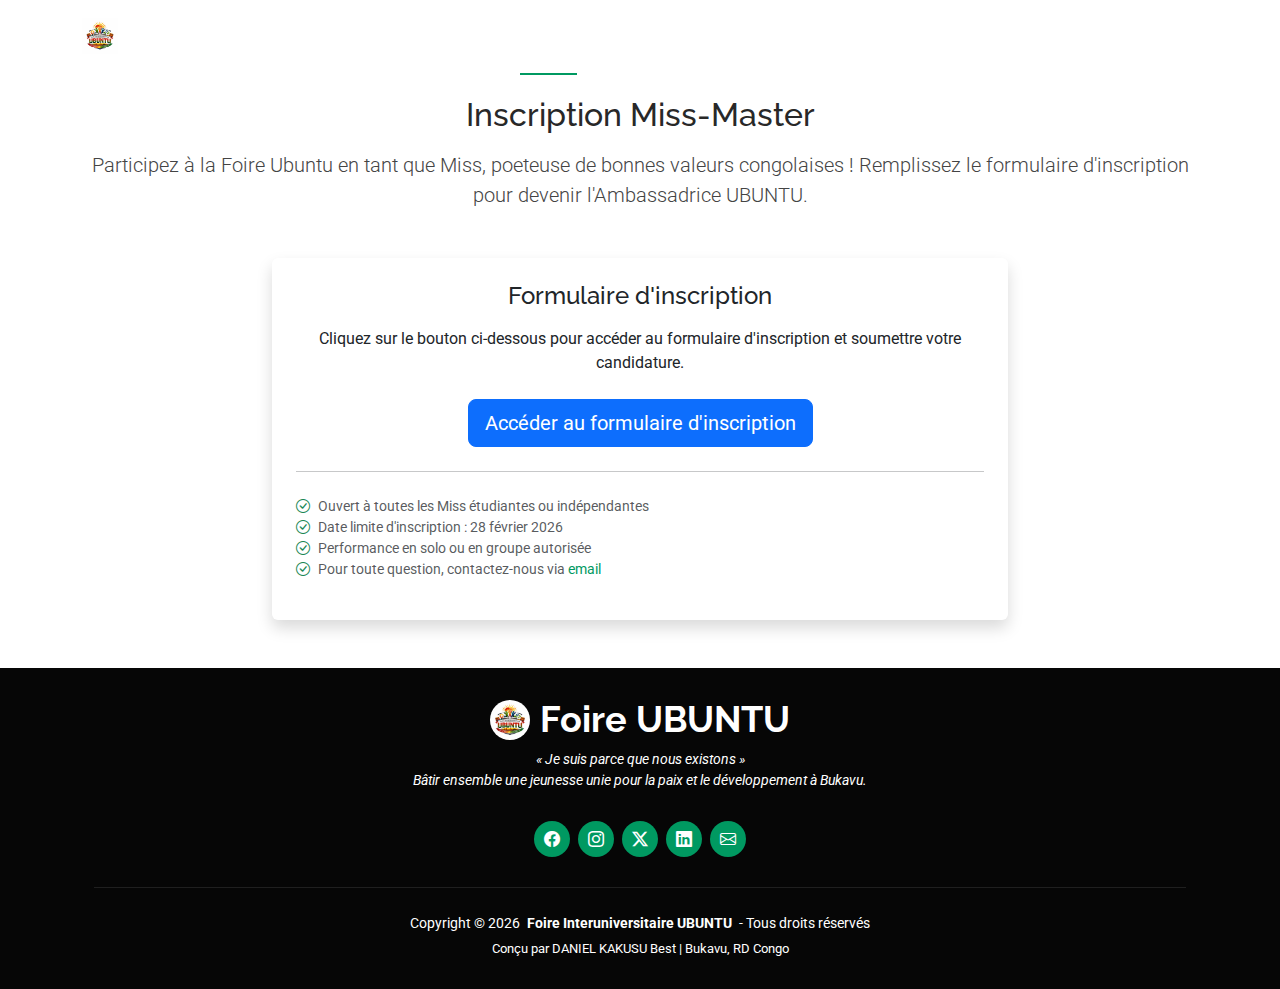
<file: miss-ubuntu.html>
<!DOCTYPE html>
<html lang="fr">

<head>
  <meta charset="utf-8">
  <meta content="width=device-width, initial-scale=1.0" name="viewport">
  <title>Élection Miss UBUNTU 2025 - Concours Beauté Foire</title>
  <meta name="description" content="Élection Miss UBUNTU 2025 à la Foire Interuniversitaire. Découvrez les candidates et participez à l'événement majeur du festival culturel de Bukavu.">
  <meta name="keywords" content="miss ubuntu, élection, concours beauté, foire ubuntu, 2025, candidates">
  <meta name="robots" content="index, follow">
  <link rel="canonical" href="https://foire-ubuntu.vercel.app/miss-ubuntu.html">

  <!-- Favicons -->
  <link href="assets/img/logo.jpeg" rel="icon">
  <link href="assets/img/logo.jpeg" rel="apple-touch-icon">

  <!-- Fonts -->
  <link href="https://fonts.googleapis.com" rel="preconnect">
  <link href="https://fonts.gstatic.com" rel="preconnect" crossorigin>
  <link href="https://fonts.googleapis.com/css2?family=Roboto:ital,wght@0,100;0,300;0,400;0,500;0,700;0,900;1,100;1,300;1,400;1,500;1,700;1,900&family=Poppins:ital,wght@0,100;0,200;0,300;0,400;0,500;0,600;0,700;0,800;0,900;1,100;1,200;1,300;1,400;1,500;1,600;1,700;1,800;1,900&family=Raleway:ital,wght@0,100;0,200;0,300;0,400;0,500;0,600;0,700;0,800;0,900;1,100;1,200;1,300;1,400;1,500;1,600;1,700;1,800;1,900&display=swap" rel="stylesheet">

  <!-- Vendor CSS Files -->
  <link href="assets/vendor/bootstrap/css/bootstrap.min.css" rel="stylesheet">
  <link href="assets/vendor/bootstrap-icons/bootstrap-icons.css" rel="stylesheet">
  <link href="assets/vendor/aos/aos.css" rel="stylesheet">
  <link href="assets/vendor/glightbox/css/glightbox.min.css" rel="stylesheet">
  <link href="assets/vendor/swiper/swiper-bundle.min.css" rel="stylesheet">

  <!-- Main CSS File -->
  <link href="assets/css/main.css" rel="stylesheet">

  <!-- =======================================================
  * Template Name: KnightOne
  * Template URL: https://bootstrapmade.com/knight-simple-one-page-bootstrap-template/
  * Updated: Oct 16 2024 with Bootstrap v5.3.3
  * Author: BootstrapMade.com
  * License: https://bootstrapmade.com/license/
  ======================================================== -->
</head>

<body class="index-page">

  <header id="header" class="header d-flex align-items-center fixed-top">
    <div class="container position-relative d-flex align-items-center justify-content-between">

      <a href="index.html" class="logo d-flex align-items-center me-auto me-xl-0">
        <img src="assets/img/logo.jpeg" alt="Foire Ubuntu Logo" class="logo-img">
        <h1 class="sitename">FOIRE UBUNTU</h1>
      </a>

      <nav id="navmenu" class="navmenu">
  <ul>
    <li><a href="#hero" class="active">Accueil</a></li>
    <li><a href="#about">À propos</a></li>
    
    <li class="dropdown"><a href="#"><span>Programme</span> <i class="bi bi-chevron-down toggle-dropdown"></i></a>
      <ul>
        <li><a href="#schedule">Calendrier (02-08 Mars)</a></li>
        <li><a href="#village">Village des Universités</a></li>
        <li><a href="#innovation">Concours d'Innovation</a></li>
        <li><a href="#culture">Festival Culturel</a></li>
        <li class="dropdown"><a href="#"><span>Spécifiques</span> <i class="bi bi-chevron-down toggle-dropdown"></i></a>
          <ul>
            <li><a href="#">Grand Palabre</a></li>
            <li><a href="#">Salongo Communautaire</a></li>
            <li><a href="#">Élection Ambassadrice</a></li>
          </ul>
        </li>
      </ul>
    </li>

    <li><a href="#universities">Universités Partenaires</a></li>
    <li><a href="#gallery">Galerie</a></li>
    <li><a href="#contact">Contact</a></li>
  </ul>
  <i class="mobile-nav-toggle d-xl-none bi bi-list"></i>
</nav>
      

    </div>
  </header>

  <main class="main">
<br/><br/>
<section id="slam-inscription" class="section py-5">
    <div class="container" data-aos="fade-up">
        <div class="section-header text-center mb-5">
            <h2 class="mb-3">Inscription Miss-Master</h2>
            <p class="lead">Participez à la Foire Ubuntu en tant que Miss, poeteuse de bonnes valeurs congolaises ! Remplissez le formulaire d'inscription pour devenir l'Ambassadrice UBUNTU.</p>
        </div>
        <div class="row justify-content-center">
            <div class="col-lg-8">
                <div class="card shadow border-0">
                    <div class="card-body p-4">
                        <h4 class="card-title mb-3 text-center">Formulaire d'inscription</h4>
                        <p class="text-center mb-4">Cliquez sur le bouton ci-dessous pour accéder au formulaire d'inscription et soumettre votre candidature.</p>
                        <div class="d-flex justify-content-center">
                          <a href="https://forms.gle/yT4iVMDBjX2jDWZEA" class="btn btn-primary btn-lg" target="_blank">Accéder au formulaire d'inscription</a>
                        </div>
                        <hr class="my-4">
                        <ul class="list-unstyled text-muted small">
                            <li><i class="bi bi-check-circle text-success me-2"></i>Ouvert à toutes les Miss étudiantes ou indépendantes</li>
                            <li><i class="bi bi-check-circle text-success me-2"></i>Date limite d'inscription : 28 février 2026</li>
                            <li><i class="bi bi-check-circle text-success me-2"></i>Performance en solo ou en groupe autorisée</li>
                            <li><i class="bi bi-check-circle text-success me-2"></i>Pour toute question, contactez-nous via <a href="mailto:foireinteruniversitaireubuntu@gmail.com">email</a></li>
                        </ul>
                    </div>
                </div>
            </div>
        </div>
    </div>
</section>
        </main>
        
  
         <footer id="footer" class="footer dark-background">
    <div class="container">
      <div class="d-flex align-items-center justify-content-center mb-2">
        <img src="assets/img/logo.jpeg" alt="Logo Foire Ubuntu" style="height:40px;width:40px;border-radius:50%;margin-right:10px;">
        <h3 class="sitename mb-0">Foire UBUNTU</h3>
      </div>
      <p>« Je suis parce que nous existons »<br>
         Bâtir ensemble une jeunesse unie pour la paix et le développement à Bukavu.</p>
      
      <div class="social-links d-flex justify-content-center">
        <a href="#"><i class="bi bi-facebook"></i></a>
        <a href="#"><i class="bi bi-instagram"></i></a>
        <a href="#"><i class="bi bi-twitter-x"></i></a>
        <a href="#"><i class="bi bi-linkedin"></i></a>
        <a href="mailto:foireinteruniversitaireubuntu@gmail.com"><i class="bi bi-envelope"></i></a>
      </div>

      <div class="container">
        <div class="copyright">
          <span>Copyright © 2026</span> <strong class="px-1 sitename">Foire Interuniversitaire UBUNTU</strong> <span>- Tous droits réservés</span>
        </div>
        <div class="credits">
          Conçu par DANIEL KAKUSU Best | Bukavu, RD Congo
        </div>
      </div>
    </div>
  </footer>   

  <!-- Scroll Top -->
  <a href="#" id="scroll-top" class="scroll-top d-flex align-items-center justify-content-center"><i class="bi bi-arrow-up-short"></i></a>

  <!-- Preloader -->
  <div id="preloader"></div>

  <!-- Vendor JS Files -->
  <script src="assets/vendor/bootstrap/js/bootstrap.bundle.min.js"></script>
  <script src="assets/vendor/php-email-form/validate.js"></script>
  <script src="assets/vendor/aos/aos.js"></script>
  <script src="assets/vendor/glightbox/js/glightbox.min.js"></script>
  <script src="assets/vendor/purecounter/purecounter_vanilla.js"></script>
  <script src="assets/vendor/imagesloaded/imagesloaded.pkgd.min.js"></script>
  <script src="assets/vendor/isotope-layout/isotope.pkgd.min.js"></script>
  <script src="assets/vendor/swiper/swiper-bundle.min.js"></script>

  <!-- Main JS File -->
  <script src="assets/js/main.js"></script>

</body>

</html>
</file>
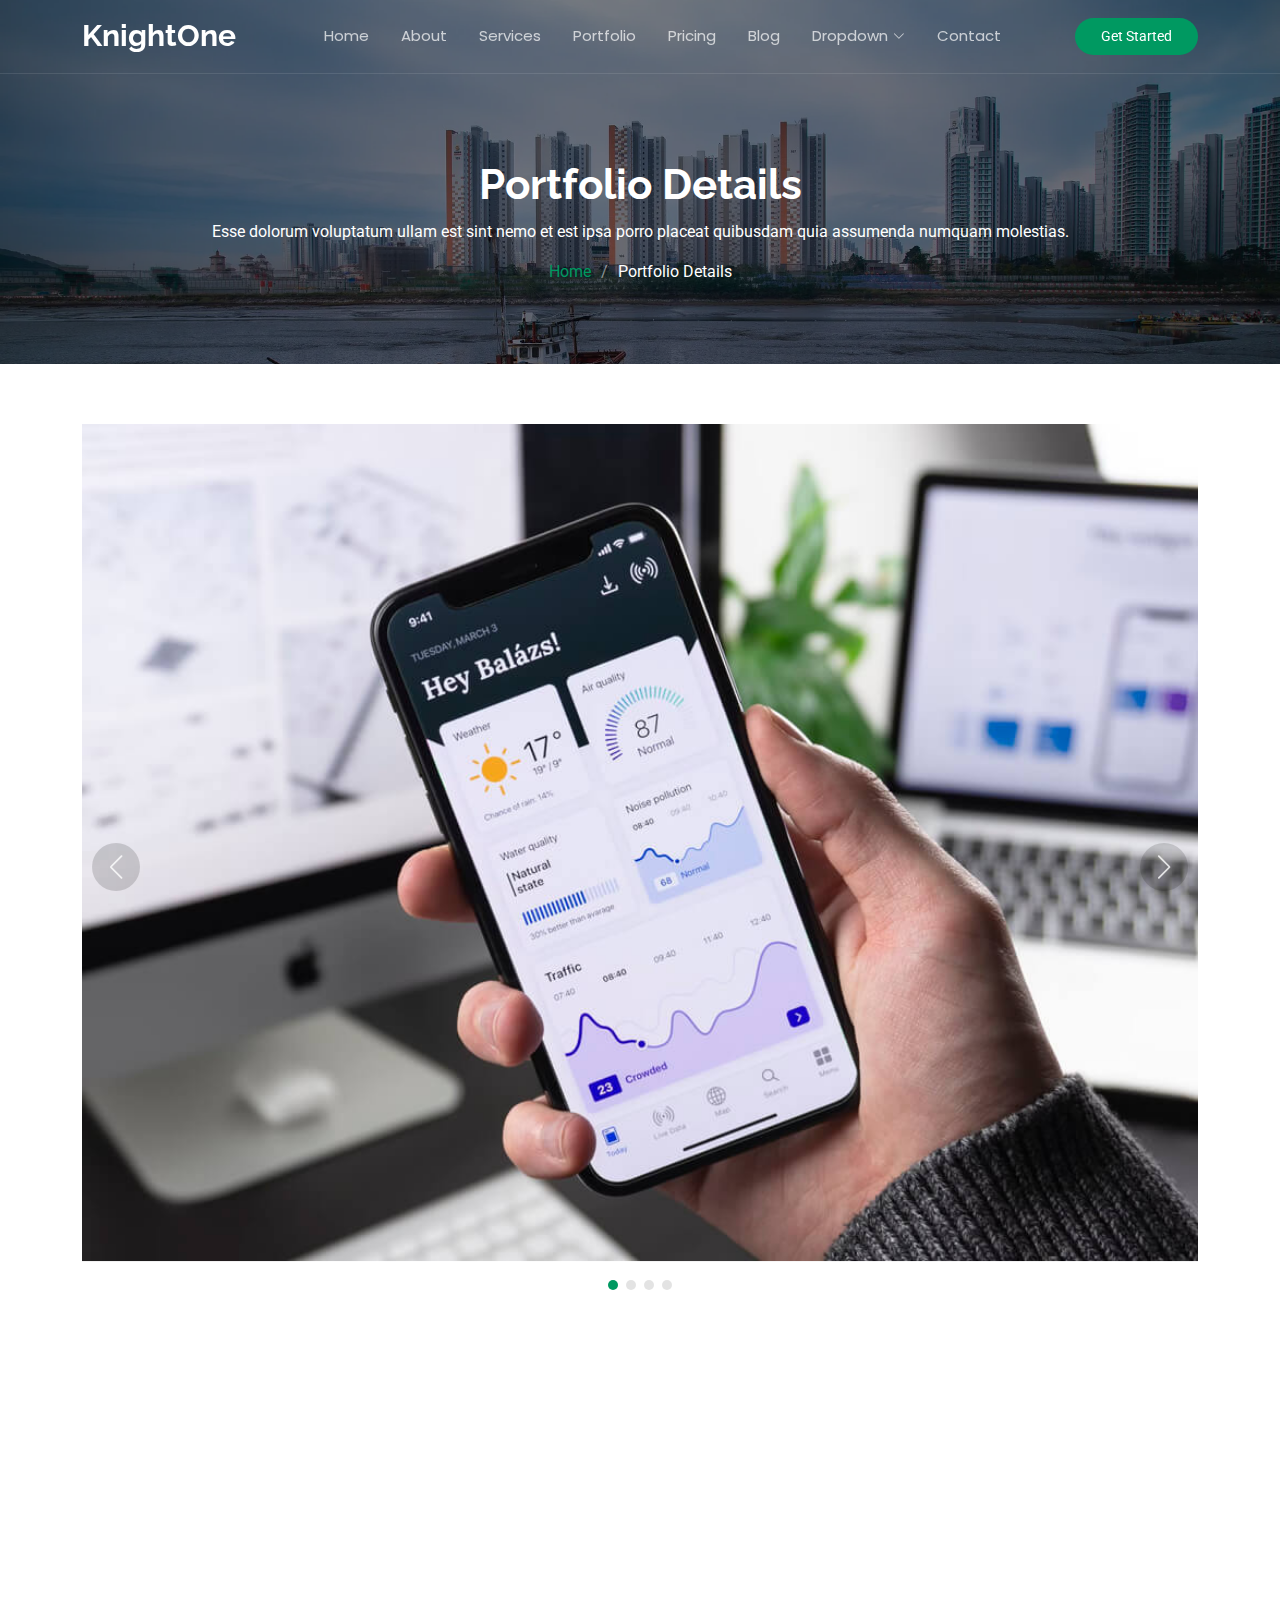
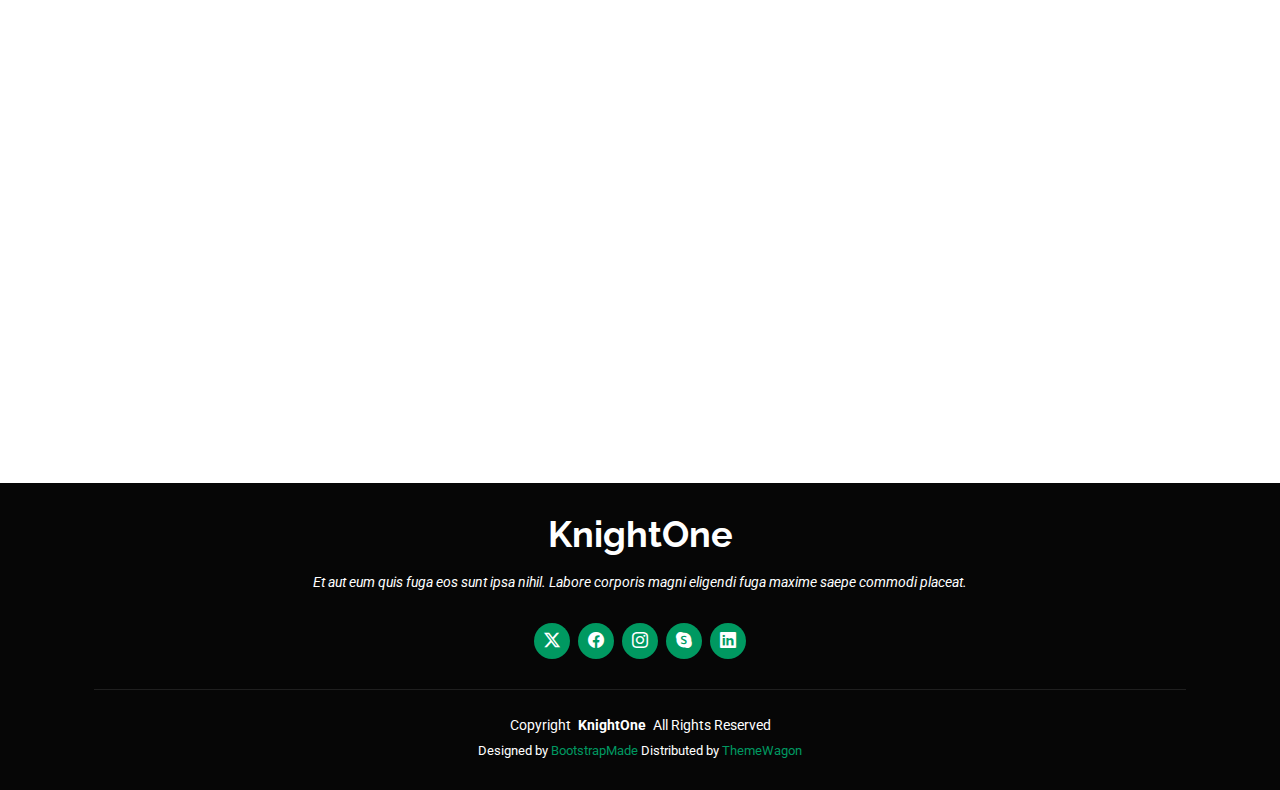
<file: portfolio-details.html>
<!DOCTYPE html>
<html lang="en">

<head>
  <meta charset="utf-8">
  <meta content="width=device-width, initial-scale=1.0" name="viewport">
  <title>Portfolio Details - KnightOne Bootstrap Template</title>
  <meta name="description" content="">
  <meta name="keywords" content="">

  <!-- Favicons -->
  <link href="assets/img/favicon.png" rel="icon">
  <link href="assets/img/apple-touch-icon.png" rel="apple-touch-icon">

  <!-- Fonts -->
  <link href="https://fonts.googleapis.com" rel="preconnect">
  <link href="https://fonts.gstatic.com" rel="preconnect" crossorigin>
  <link href="https://fonts.googleapis.com/css2?family=Roboto:ital,wght@0,100;0,300;0,400;0,500;0,700;0,900;1,100;1,300;1,400;1,500;1,700;1,900&family=Poppins:ital,wght@0,100;0,200;0,300;0,400;0,500;0,600;0,700;0,800;0,900;1,100;1,200;1,300;1,400;1,500;1,600;1,700;1,800;1,900&family=Raleway:ital,wght@0,100;0,200;0,300;0,400;0,500;0,600;0,700;0,800;0,900;1,100;1,200;1,300;1,400;1,500;1,600;1,700;1,800;1,900&display=swap" rel="stylesheet">

  <!-- Vendor CSS Files -->
  <link href="assets/vendor/bootstrap/css/bootstrap.min.css" rel="stylesheet">
  <link href="assets/vendor/bootstrap-icons/bootstrap-icons.css" rel="stylesheet">
  <link href="assets/vendor/aos/aos.css" rel="stylesheet">
  <link href="assets/vendor/glightbox/css/glightbox.min.css" rel="stylesheet">
  <link href="assets/vendor/swiper/swiper-bundle.min.css" rel="stylesheet">

  <!-- Main CSS File -->
  <link href="assets/css/main.css" rel="stylesheet">

  <!-- =======================================================
  * Template Name: KnightOne
  * Template URL: https://bootstrapmade.com/knight-simple-one-page-bootstrap-template/
  * Updated: Oct 16 2024 with Bootstrap v5.3.3
  * Author: BootstrapMade.com
  * License: https://bootstrapmade.com/license/
  ======================================================== -->
</head>

<body class="portfolio-details-page">

  <header id="header" class="header d-flex align-items-center fixed-top">
    <div class="container position-relative d-flex align-items-center justify-content-between">

      <a href="index.html" class="logo d-flex align-items-center me-auto me-xl-0">
        <!-- Uncomment the line below if you also wish to use an image logo -->
        <!-- <img src="assets/img/logo.png" alt=""> -->
        <h1 class="sitename">KnightOne</h1>
      </a>

      <nav id="navmenu" class="navmenu">
        <ul>
          <li><a href="#hero">Home</a></li>
          <li><a href="#about">About</a></li>
          <li><a href="#services">Services</a></li>
          <li><a href="#portfolio">Portfolio</a></li>
          <li><a href="#pricing">Pricing</a></li>
          <li><a href="blog.html">Blog</a></li>
          <li class="dropdown"><a href="#"><span>Dropdown</span> <i class="bi bi-chevron-down toggle-dropdown"></i></a>
            <ul>
              <li><a href="#">Dropdown 1</a></li>
              <li class="dropdown"><a href="#"><span>Deep Dropdown</span> <i class="bi bi-chevron-down toggle-dropdown"></i></a>
                <ul>
                  <li><a href="#">Deep Dropdown 1</a></li>
                  <li><a href="#">Deep Dropdown 2</a></li>
                  <li><a href="#">Deep Dropdown 3</a></li>
                  <li><a href="#">Deep Dropdown 4</a></li>
                  <li><a href="#">Deep Dropdown 5</a></li>
                </ul>
              </li>
              <li><a href="#">Dropdown 2</a></li>
              <li><a href="#">Dropdown 3</a></li>
              <li><a href="#">Dropdown 4</a></li>
            </ul>
          </li>
          <li><a href="#contact">Contact</a></li>
        </ul>
        <i class="mobile-nav-toggle d-xl-none bi bi-list"></i>
      </nav>

      <a class="cta-btn" href="#about">Get Started</a>

    </div>
  </header>

  <main class="main">

    <!-- Page Title -->
    <div class="page-title dark-background" data-aos="fade" style="background-image: url(assets/img/page-title-bg.webp);">
      <div class="container position-relative">
        <h1>Portfolio Details</h1>
        <p>Esse dolorum voluptatum ullam est sint nemo et est ipsa porro placeat quibusdam quia assumenda numquam molestias.</p>
        <nav class="breadcrumbs">
          <ol>
            <li><a href="index.html">Home</a></li>
            <li class="current">Portfolio Details</li>
          </ol>
        </nav>
      </div>
    </div><!-- End Page Title -->

    <!-- Portfolio Details Section -->
    <section id="portfolio-details" class="portfolio-details section">

      <div class="container" data-aos="fade-up">

        <div class="portfolio-details-slider swiper init-swiper">
          <script type="application/json" class="swiper-config">
            {
              "loop": true,
              "speed": 600,
              "autoplay": {
                "delay": 5000
              },
              "slidesPerView": "auto",
              "navigation": {
                "nextEl": ".swiper-button-next",
                "prevEl": ".swiper-button-prev"
              },
              "pagination": {
                "el": ".swiper-pagination",
                "type": "bullets",
                "clickable": true
              }
            }
          </script>
          <div class="swiper-wrapper align-items-center">

            <div class="swiper-slide">
              <img src="assets/img/portfolio/app-1.jpg" alt="">
            </div>

            <div class="swiper-slide">
              <img src="assets/img/portfolio/product-1.jpg" alt="">
            </div>

            <div class="swiper-slide">
              <img src="assets/img/portfolio/branding-1.jpg" alt="">
            </div>

            <div class="swiper-slide">
              <img src="assets/img/portfolio/books-1.jpg" alt="">
            </div>

          </div>
          <div class="swiper-button-prev"></div>
          <div class="swiper-button-next"></div>
          <div class="swiper-pagination"></div>
        </div>

        <div class="row justify-content-between gy-4 mt-4">

          <div class="col-lg-8" data-aos="fade-up">
            <div class="portfolio-description">
              <h2>This is an example of portfolio details</h2>
              <p>
                Autem ipsum nam porro corporis rerum. Quis eos dolorem eos itaque inventore commodi labore quia quia. Exercitationem repudiandae officiis neque suscipit non officia eaque itaque enim. Voluptatem officia accusantium nesciunt est omnis tempora consectetur dignissimos. Sequi nulla at esse enim cum deserunt eius.
              </p>
              <p>
                Amet consequatur qui dolore veniam voluptatem voluptatem sit. Non aspernatur atque natus ut cum nam et. Praesentium error dolores rerum minus sequi quia veritatis eum. Eos et doloribus doloremque nesciunt molestiae laboriosam.
              </p>

              <div class="testimonial-item">
                <p>
                  <i class="bi bi-quote quote-icon-left"></i>
                  <span>Export tempor illum tamen malis malis eram quae irure esse labore quem cillum quid cillum eram malis quorum velit fore eram velit sunt aliqua noster fugiat irure amet legam anim culpa.</span>
                  <i class="bi bi-quote quote-icon-right"></i>
                </p>
                <div>
                  <img src="assets/img/testimonials/testimonials-2.jpg" class="testimonial-img" alt="">
                  <h3>Sara Wilsson</h3>
                  <h4>Designer</h4>
                </div>
              </div>

              <p>
                Impedit ipsum quae et aliquid doloribus et voluptatem quasi. Perspiciatis occaecati earum et magnam animi. Quibusdam non qui ea vitae suscipit vitae sunt. Repudiandae incidunt cumque minus deserunt assumenda tempore. Delectus voluptas necessitatibus est.
              </p>

              <p>
                Sunt voluptatum sapiente facilis quo odio aut ipsum repellat debitis. Molestiae et autem libero. Explicabo et quod necessitatibus similique quis dolor eum. Numquam eaque praesentium rem et qui nesciunt.
              </p>

            </div>
          </div>

          <div class="col-lg-3" data-aos="fade-up" data-aos-delay="100">
            <div class="portfolio-info">
              <h3>Project information</h3>
              <ul>
                <li><strong>Category</strong> Web design</li>
                <li><strong>Client</strong> ASU Company</li>
                <li><strong>Project date</strong> 01 March, 2020</li>
                <li><strong>Project URL</strong> <a href="#">www.example.com</a></li>
                <li><a href="#" class="btn-visit align-self-start">Visit Website</a></li>
              </ul>
            </div>
          </div>

        </div>

      </div>

    </section><!-- /Portfolio Details Section -->

  </main>

  <footer id="footer" class="footer dark-background">
    <div class="container">
      <h3 class="sitename">KnightOne</h3>
      <p>Et aut eum quis fuga eos sunt ipsa nihil. Labore corporis magni eligendi fuga maxime saepe commodi placeat.</p>
      <div class="social-links d-flex justify-content-center">
        <a href=""><i class="bi bi-twitter-x"></i></a>
        <a href=""><i class="bi bi-facebook"></i></a>
        <a href=""><i class="bi bi-instagram"></i></a>
        <a href=""><i class="bi bi-skype"></i></a>
        <a href=""><i class="bi bi-linkedin"></i></a>
      </div>
      <div class="container">
        <div class="copyright">
          <span>Copyright</span> <strong class="px-1 sitename">KnightOne</strong> <span>All Rights Reserved</span>
        </div>
        <div class="credits">
          <!-- All the links in the footer should remain intact. -->
          <!-- You can delete the links only if you've purchased the pro version. -->
          <!-- Licensing information: https://bootstrapmade.com/license/ -->
          <!-- Purchase the pro version with working PHP/AJAX contact form: [buy-url] -->
          Designed by <a href="https://bootstrapmade.com/">BootstrapMade</a> Distributed by <a href=“https://themewagon.com>ThemeWagon
        </div>
      </div>
    </div>
  </footer>

  <!-- Scroll Top -->
  <a href="#" id="scroll-top" class="scroll-top d-flex align-items-center justify-content-center"><i class="bi bi-arrow-up-short"></i></a>

  <!-- Preloader -->
  <div id="preloader"></div>

  <!-- Vendor JS Files -->
  <script src="assets/vendor/bootstrap/js/bootstrap.bundle.min.js"></script>
  <script src="assets/vendor/php-email-form/validate.js"></script>
  <script src="assets/vendor/aos/aos.js"></script>
  <script src="assets/vendor/glightbox/js/glightbox.min.js"></script>
  <script src="assets/vendor/purecounter/purecounter_vanilla.js"></script>
  <script src="assets/vendor/imagesloaded/imagesloaded.pkgd.min.js"></script>
  <script src="assets/vendor/isotope-layout/isotope.pkgd.min.js"></script>
  <script src="assets/vendor/swiper/swiper-bundle.min.js"></script>

  <!-- Main JS File -->
  <script src="assets/js/main.js"></script>

</body>

</html>
</file>
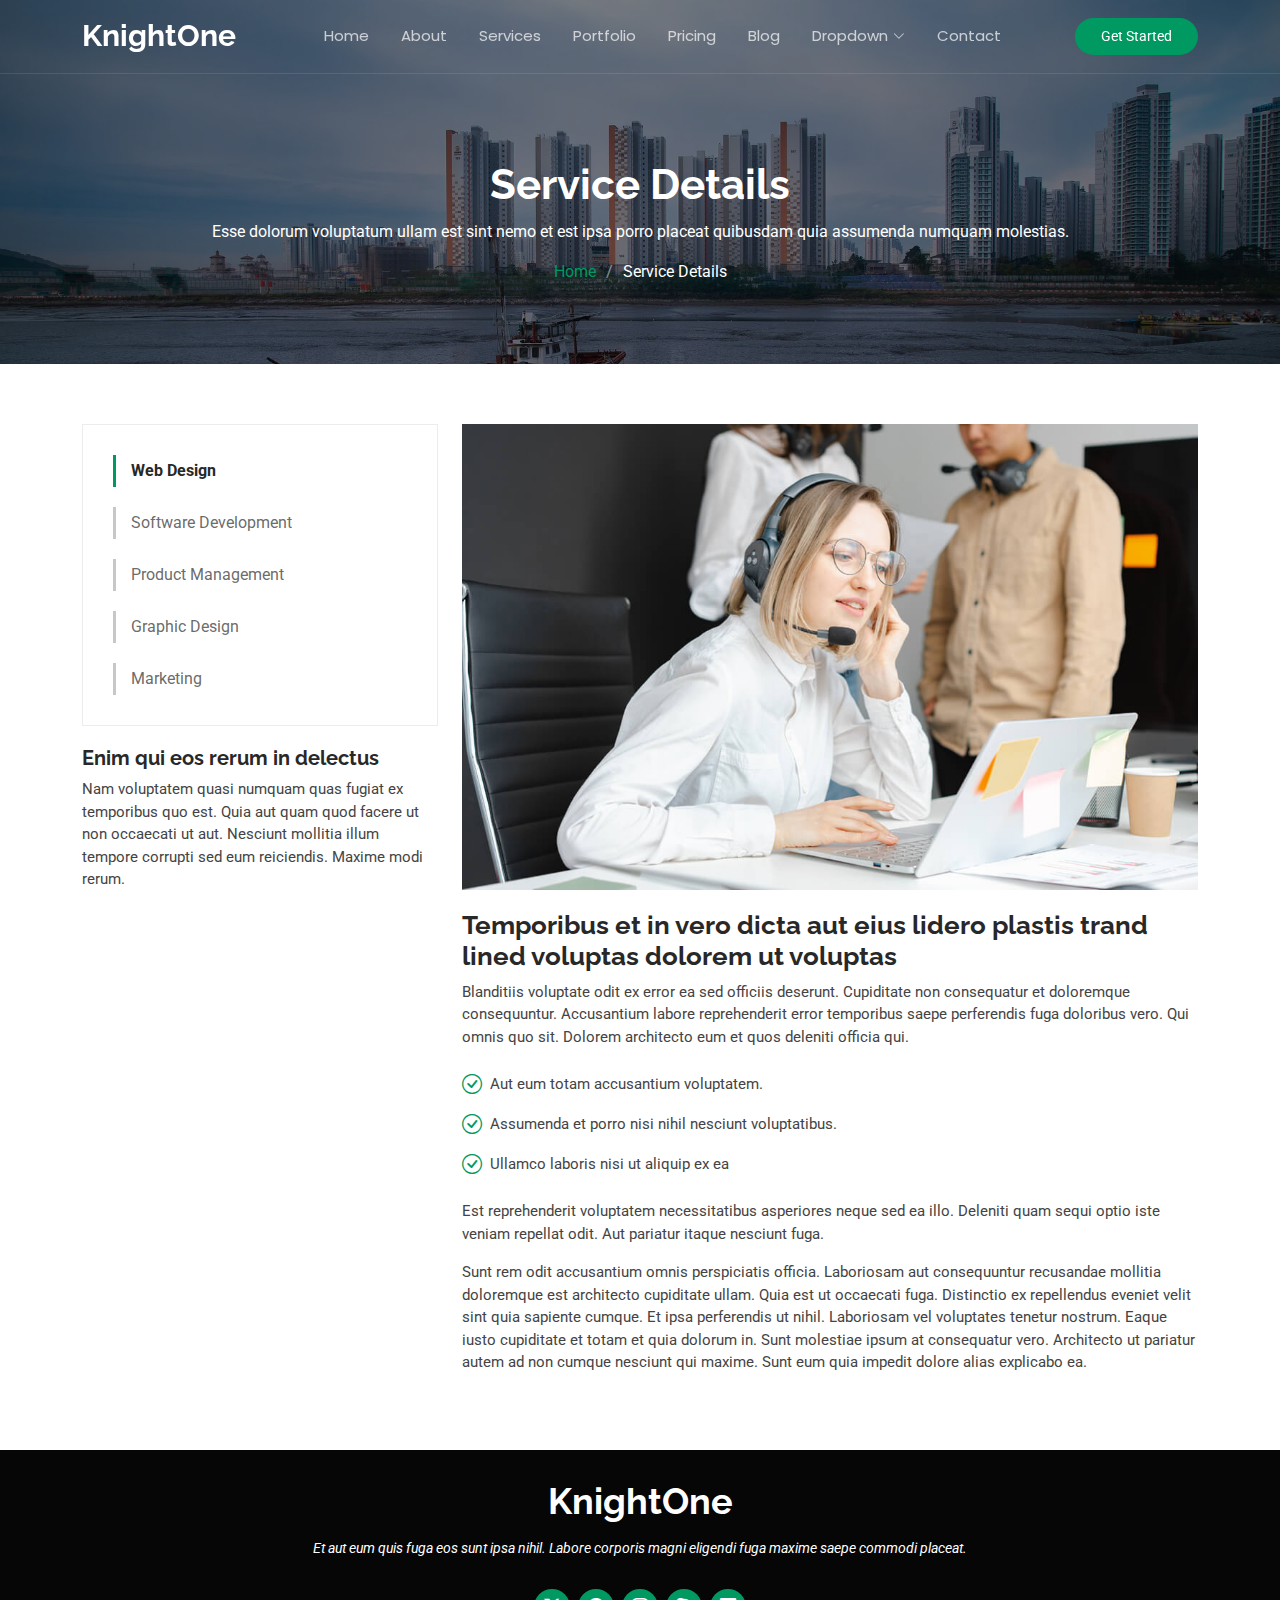
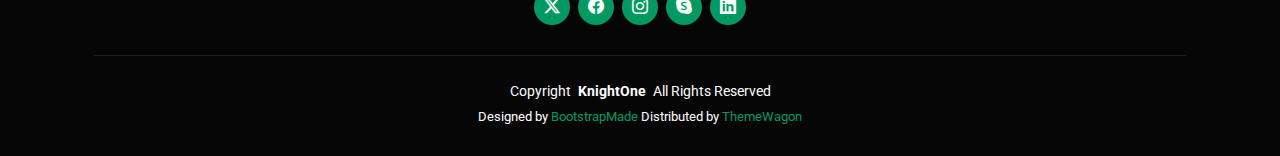
<file: service-details.html>
<!DOCTYPE html>
<html lang="en">

<head>
  <meta charset="utf-8">
  <meta content="width=device-width, initial-scale=1.0" name="viewport">
  <title>Service Details - KnightOne Bootstrap Template</title>
  <meta name="description" content="">
  <meta name="keywords" content="">

  <!-- Favicons -->
  <link href="assets/img/favicon.png" rel="icon">
  <link href="assets/img/apple-touch-icon.png" rel="apple-touch-icon">

  <!-- Fonts -->
  <link href="https://fonts.googleapis.com" rel="preconnect">
  <link href="https://fonts.gstatic.com" rel="preconnect" crossorigin>
  <link href="https://fonts.googleapis.com/css2?family=Roboto:ital,wght@0,100;0,300;0,400;0,500;0,700;0,900;1,100;1,300;1,400;1,500;1,700;1,900&family=Poppins:ital,wght@0,100;0,200;0,300;0,400;0,500;0,600;0,700;0,800;0,900;1,100;1,200;1,300;1,400;1,500;1,600;1,700;1,800;1,900&family=Raleway:ital,wght@0,100;0,200;0,300;0,400;0,500;0,600;0,700;0,800;0,900;1,100;1,200;1,300;1,400;1,500;1,600;1,700;1,800;1,900&display=swap" rel="stylesheet">

  <!-- Vendor CSS Files -->
  <link href="assets/vendor/bootstrap/css/bootstrap.min.css" rel="stylesheet">
  <link href="assets/vendor/bootstrap-icons/bootstrap-icons.css" rel="stylesheet">
  <link href="assets/vendor/aos/aos.css" rel="stylesheet">
  <link href="assets/vendor/glightbox/css/glightbox.min.css" rel="stylesheet">
  <link href="assets/vendor/swiper/swiper-bundle.min.css" rel="stylesheet">

  <!-- Main CSS File -->
  <link href="assets/css/main.css" rel="stylesheet">

  <!-- =======================================================
  * Template Name: KnightOne
  * Template URL: https://bootstrapmade.com/knight-simple-one-page-bootstrap-template/
  * Updated: Oct 16 2024 with Bootstrap v5.3.3
  * Author: BootstrapMade.com
  * License: https://bootstrapmade.com/license/
  ======================================================== -->
</head>

<body class="service-details-page">

  <header id="header" class="header d-flex align-items-center fixed-top">
    <div class="container position-relative d-flex align-items-center justify-content-between">

      <a href="index.html" class="logo d-flex align-items-center me-auto me-xl-0">
        <!-- Uncomment the line below if you also wish to use an image logo -->
        <!-- <img src="assets/img/logo.png" alt=""> -->
        <h1 class="sitename">KnightOne</h1>
      </a>

      <nav id="navmenu" class="navmenu">
        <ul>
          <li><a href="#hero">Home</a></li>
          <li><a href="#about">About</a></li>
          <li><a href="#services">Services</a></li>
          <li><a href="#portfolio">Portfolio</a></li>
          <li><a href="#pricing">Pricing</a></li>
          <li><a href="blog.html">Blog</a></li>
          <li class="dropdown"><a href="#"><span>Dropdown</span> <i class="bi bi-chevron-down toggle-dropdown"></i></a>
            <ul>
              <li><a href="#">Dropdown 1</a></li>
              <li class="dropdown"><a href="#"><span>Deep Dropdown</span> <i class="bi bi-chevron-down toggle-dropdown"></i></a>
                <ul>
                  <li><a href="#">Deep Dropdown 1</a></li>
                  <li><a href="#">Deep Dropdown 2</a></li>
                  <li><a href="#">Deep Dropdown 3</a></li>
                  <li><a href="#">Deep Dropdown 4</a></li>
                  <li><a href="#">Deep Dropdown 5</a></li>
                </ul>
              </li>
              <li><a href="#">Dropdown 2</a></li>
              <li><a href="#">Dropdown 3</a></li>
              <li><a href="#">Dropdown 4</a></li>
            </ul>
          </li>
          <li><a href="#contact">Contact</a></li>
        </ul>
        <i class="mobile-nav-toggle d-xl-none bi bi-list"></i>
      </nav>

      <a class="cta-btn" href="#about">Get Started</a>

    </div>
  </header>

  <main class="main">

    <!-- Page Title -->
    <div class="page-title dark-background" data-aos="fade" style="background-image: url(assets/img/page-title-bg.webp);">
      <div class="container position-relative">
        <h1>Service Details</h1>
        <p>Esse dolorum voluptatum ullam est sint nemo et est ipsa porro placeat quibusdam quia assumenda numquam molestias.</p>
        <nav class="breadcrumbs">
          <ol>
            <li><a href="index.html">Home</a></li>
            <li class="current">Service Details</li>
          </ol>
        </nav>
      </div>
    </div><!-- End Page Title -->

    <!-- Service Details Section -->
    <section id="service-details" class="service-details section">

      <div class="container">

        <div class="row gy-4">

          <div class="col-lg-4" data-aos="fade-up" data-aos-delay="100">
            <div class="services-list">
              <a href="#" class="active">Web Design</a>
              <a href="#">Software Development</a>
              <a href="#">Product Management</a>
              <a href="#">Graphic Design</a>
              <a href="#">Marketing</a>
            </div>

            <h4>Enim qui eos rerum in delectus</h4>
            <p>Nam voluptatem quasi numquam quas fugiat ex temporibus quo est. Quia aut quam quod facere ut non occaecati ut aut. Nesciunt mollitia illum tempore corrupti sed eum reiciendis. Maxime modi rerum.</p>
          </div>

          <div class="col-lg-8" data-aos="fade-up" data-aos-delay="200">
            <img src="assets/img/services.jpg" alt="" class="img-fluid services-img">
            <h3>Temporibus et in vero dicta aut eius lidero plastis trand lined voluptas dolorem ut voluptas</h3>
            <p>
              Blanditiis voluptate odit ex error ea sed officiis deserunt. Cupiditate non consequatur et doloremque consequuntur. Accusantium labore reprehenderit error temporibus saepe perferendis fuga doloribus vero. Qui omnis quo sit. Dolorem architecto eum et quos deleniti officia qui.
            </p>
            <ul>
              <li><i class="bi bi-check-circle"></i> <span>Aut eum totam accusantium voluptatem.</span></li>
              <li><i class="bi bi-check-circle"></i> <span>Assumenda et porro nisi nihil nesciunt voluptatibus.</span></li>
              <li><i class="bi bi-check-circle"></i> <span>Ullamco laboris nisi ut aliquip ex ea</span></li>
            </ul>
            <p>
              Est reprehenderit voluptatem necessitatibus asperiores neque sed ea illo. Deleniti quam sequi optio iste veniam repellat odit. Aut pariatur itaque nesciunt fuga.
            </p>
            <p>
              Sunt rem odit accusantium omnis perspiciatis officia. Laboriosam aut consequuntur recusandae mollitia doloremque est architecto cupiditate ullam. Quia est ut occaecati fuga. Distinctio ex repellendus eveniet velit sint quia sapiente cumque. Et ipsa perferendis ut nihil. Laboriosam vel voluptates tenetur nostrum. Eaque iusto cupiditate et totam et quia dolorum in. Sunt molestiae ipsum at consequatur vero. Architecto ut pariatur autem ad non cumque nesciunt qui maxime. Sunt eum quia impedit dolore alias explicabo ea.
            </p>
          </div>

        </div>

      </div>

    </section><!-- /Service Details Section -->

  </main>

  <footer id="footer" class="footer dark-background">
    <div class="container">
      <h3 class="sitename">KnightOne</h3>
      <p>Et aut eum quis fuga eos sunt ipsa nihil. Labore corporis magni eligendi fuga maxime saepe commodi placeat.</p>
      <div class="social-links d-flex justify-content-center">
        <a href=""><i class="bi bi-twitter-x"></i></a>
        <a href=""><i class="bi bi-facebook"></i></a>
        <a href=""><i class="bi bi-instagram"></i></a>
        <a href=""><i class="bi bi-skype"></i></a>
        <a href=""><i class="bi bi-linkedin"></i></a>
      </div>
      <div class="container">
        <div class="copyright">
          <span>Copyright</span> <strong class="px-1 sitename">KnightOne</strong> <span>All Rights Reserved</span>
        </div>
        <div class="credits">
          <!-- All the links in the footer should remain intact. -->
          <!-- You can delete the links only if you've purchased the pro version. -->
          <!-- Licensing information: https://bootstrapmade.com/license/ -->
          <!-- Purchase the pro version with working PHP/AJAX contact form: [buy-url] -->
          Designed by <a href="https://bootstrapmade.com/">BootstrapMade</a> Distributed by <a href=“https://themewagon.com>ThemeWagon
        </div>
      </div>
    </div>
  </footer>

  <!-- Scroll Top -->
  <a href="#" id="scroll-top" class="scroll-top d-flex align-items-center justify-content-center"><i class="bi bi-arrow-up-short"></i></a>

  <!-- Preloader -->
  <div id="preloader"></div>

  <!-- Vendor JS Files -->
  <script src="assets/vendor/bootstrap/js/bootstrap.bundle.min.js"></script>
  <script src="assets/vendor/php-email-form/validate.js"></script>
  <script src="assets/vendor/aos/aos.js"></script>
  <script src="assets/vendor/glightbox/js/glightbox.min.js"></script>
  <script src="assets/vendor/purecounter/purecounter_vanilla.js"></script>
  <script src="assets/vendor/imagesloaded/imagesloaded.pkgd.min.js"></script>
  <script src="assets/vendor/isotope-layout/isotope.pkgd.min.js"></script>
  <script src="assets/vendor/swiper/swiper-bundle.min.js"></script>

  <!-- Main JS File -->
  <script src="assets/js/main.js"></script>

</body>

</html>
</file>
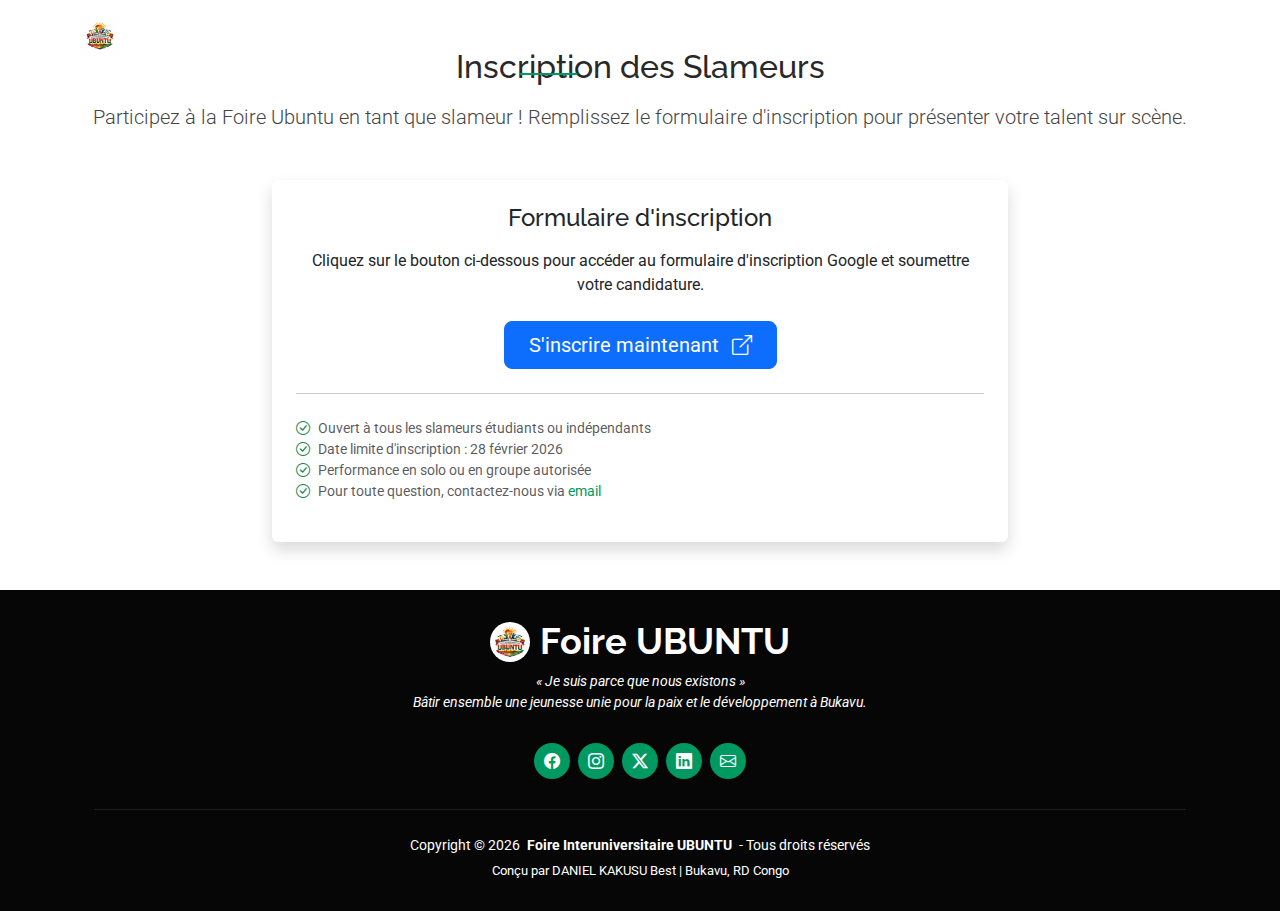
<file: Slam.html>
<!DOCTYPE html>
<html lang="en">

<head>
  <meta charset="utf-8">
  <meta content="width=device-width, initial-scale=1.0" name="viewport">
  <title>FOIRE UBUNTU</title>
  <meta name="description" content="">
  <meta name="keywords" content="">

  <!-- Favicons -->
  <link href="assets/img/logo.jpeg" rel="icon">
  <link href="assets/img/logo.jpeg" rel="apple-touch-icon">

  <!-- Fonts -->
  <link href="https://fonts.googleapis.com" rel="preconnect">
  <link href="https://fonts.gstatic.com" rel="preconnect" crossorigin>
  <link href="https://fonts.googleapis.com/css2?family=Roboto:ital,wght@0,100;0,300;0,400;0,500;0,700;0,900;1,100;1,300;1,400;1,500;1,700;1,900&family=Poppins:ital,wght@0,100;0,200;0,300;0,400;0,500;0,600;0,700;0,800;0,900;1,100;1,200;1,300;1,400;1,500;1,600;1,700;1,800;1,900&family=Raleway:ital,wght@0,100;0,200;0,300;0,400;0,500;0,600;0,700;0,800;0,900;1,100;1,200;1,300;1,400;1,500;1,600;1,700;1,800;1,900&display=swap" rel="stylesheet">

  <!-- Vendor CSS Files -->
  <link href="assets/vendor/bootstrap/css/bootstrap.min.css" rel="stylesheet">
  <link href="assets/vendor/bootstrap-icons/bootstrap-icons.css" rel="stylesheet">
  <link href="assets/vendor/aos/aos.css" rel="stylesheet">
  <link href="assets/vendor/glightbox/css/glightbox.min.css" rel="stylesheet">
  <link href="assets/vendor/swiper/swiper-bundle.min.css" rel="stylesheet">

  <!-- Main CSS File -->
  <link href="assets/css/main.css" rel="stylesheet">

  <!-- =======================================================
  * Template Name: KnightOne
  * Template URL: https://bootstrapmade.com/knight-simple-one-page-bootstrap-template/
  * Updated: Oct 16 2024 with Bootstrap v5.3.3
  * Author: BootstrapMade.com
  * License: https://bootstrapmade.com/license/
  ======================================================== -->
</head>

<body class="index-page">

  <header id="header" class="header d-flex align-items-center fixed-top">
    <div class="container position-relative d-flex align-items-center justify-content-between">

      <a href="index.html" class="logo d-flex align-items-center me-auto me-xl-0">
        <img src="assets/img/logo.jpeg" alt="Foire Ubuntu Logo" class="logo-img">
        <h1 class="sitename">FOIRE UBUNTU</h1>
      </a>

      <nav id="navmenu" class="navmenu">
  <ul>
    <li><a href="#hero" class="active">Accueil</a></li>
    <li><a href="#about">À propos</a></li>
    
    <li class="dropdown"><a href="#"><span>Programme</span> <i class="bi bi-chevron-down toggle-dropdown"></i></a>
      <ul>
        <li><a href="#schedule">Calendrier (02-08 Mars)</a></li>
        <li><a href="#village">Village des Universités</a></li>
        <li><a href="#innovation">Concours d'Innovation</a></li>
        <li><a href="#culture">Festival Culturel</a></li>
        <li class="dropdown"><a href="#"><span>Spécifiques</span> <i class="bi bi-chevron-down toggle-dropdown"></i></a>
          <ul>
            <li><a href="#">Grand Palabre</a></li>
            <li><a href="#">Salongo Communautaire</a></li>
            <li><a href="#">Élection Ambassadrice</a></li>
          </ul>
        </li>
      </ul>
    </li>

    <li><a href="#universities">Universités Partenaires</a></li>
    <li><a href="#gallery">Galerie</a></li>
    <li><a href="#contact">Contact</a></li>
  </ul>
  <i class="mobile-nav-toggle d-xl-none bi bi-list"></i>
</nav>
      

    </div>
  </header>

  <main class="main">

<section id="slam-inscription" class="section py-5">
    <div class="container" data-aos="fade-up">
        <div class="section-header text-center mb-5">
            <h2 class="mb-3">Inscription des Slameurs</h2>
            <p class="lead">Participez à la Foire Ubuntu en tant que slameur ! Remplissez le formulaire d'inscription pour présenter votre talent sur scène.</p>
        </div>
        <div class="row justify-content-center">
            <div class="col-lg-8">
                <div class="card shadow border-0">
                    <div class="card-body p-4">
                        <h4 class="card-title mb-3 text-center">Formulaire d'inscription</h4>
                        <p class="text-center mb-4">Cliquez sur le bouton ci-dessous pour accéder au formulaire d'inscription Google et soumettre votre candidature.</p>
                        <div class="d-flex justify-content-center">
                            <a href="VOTRE_LIEN_GOOGLE_FORM" target="_blank" class="btn btn-primary btn-lg px-4">
                                S'inscrire maintenant
                                <i class="bi bi-box-arrow-up-right ms-2"></i>
                            </a>
                        </div>
                        <hr class="my-4">
                        <ul class="list-unstyled text-muted small">
                            <li><i class="bi bi-check-circle text-success me-2"></i>Ouvert à tous les slameurs étudiants ou indépendants</li>
                            <li><i class="bi bi-check-circle text-success me-2"></i>Date limite d'inscription : 28 février 2026</li>
                            <li><i class="bi bi-check-circle text-success me-2"></i>Performance en solo ou en groupe autorisée</li>
                            <li><i class="bi bi-check-circle text-success me-2"></i>Pour toute question, contactez-nous via <a href="mailto:foireinteruniversitaireubuntu@gmail.com">email</a></li>
                        </ul>
                    </div>
                </div>
            </div>
        </div>
    </div>
</section>
        </main>
        
  
         <footer id="footer" class="footer dark-background">
    <div class="container">
      <div class="d-flex align-items-center justify-content-center mb-2">
        <img src="assets/img/logo.jpeg" alt="Logo Foire Ubuntu" style="height:40px;width:40px;border-radius:50%;margin-right:10px;">
        <h3 class="sitename mb-0">Foire UBUNTU</h3>
      </div>
      <p>« Je suis parce que nous existons »<br>
         Bâtir ensemble une jeunesse unie pour la paix et le développement à Bukavu.</p>
      
      <div class="social-links d-flex justify-content-center">
        <a href="#"><i class="bi bi-facebook"></i></a>
        <a href="#"><i class="bi bi-instagram"></i></a>
        <a href="#"><i class="bi bi-twitter-x"></i></a>
        <a href="#"><i class="bi bi-linkedin"></i></a>
        <a href="mailto:foireinteruniversitaireubuntu@gmail.com"><i class="bi bi-envelope"></i></a>
      </div>

      <div class="container">
        <div class="copyright">
          <span>Copyright © 2026</span> <strong class="px-1 sitename">Foire Interuniversitaire UBUNTU</strong> <span>- Tous droits réservés</span>
        </div>
        <div class="credits">
          Conçu par DANIEL KAKUSU Best | Bukavu, RD Congo
        </div>
      </div>
    </div>
  </footer>   

  <!-- Scroll Top -->
  <a href="#" id="scroll-top" class="scroll-top d-flex align-items-center justify-content-center"><i class="bi bi-arrow-up-short"></i></a>

  <!-- Preloader -->
  <div id="preloader"></div>

  <!-- Vendor JS Files -->
  <script src="assets/vendor/bootstrap/js/bootstrap.bundle.min.js"></script>
  <script src="assets/vendor/php-email-form/validate.js"></script>
  <script src="assets/vendor/aos/aos.js"></script>
  <script src="assets/vendor/glightbox/js/glightbox.min.js"></script>
  <script src="assets/vendor/purecounter/purecounter_vanilla.js"></script>
  <script src="assets/vendor/imagesloaded/imagesloaded.pkgd.min.js"></script>
  <script src="assets/vendor/isotope-layout/isotope.pkgd.min.js"></script>
  <script src="assets/vendor/swiper/swiper-bundle.min.js"></script>

  <!-- Main JS File -->
  <script src="assets/js/main.js"></script>

</body>

</html>
</file>
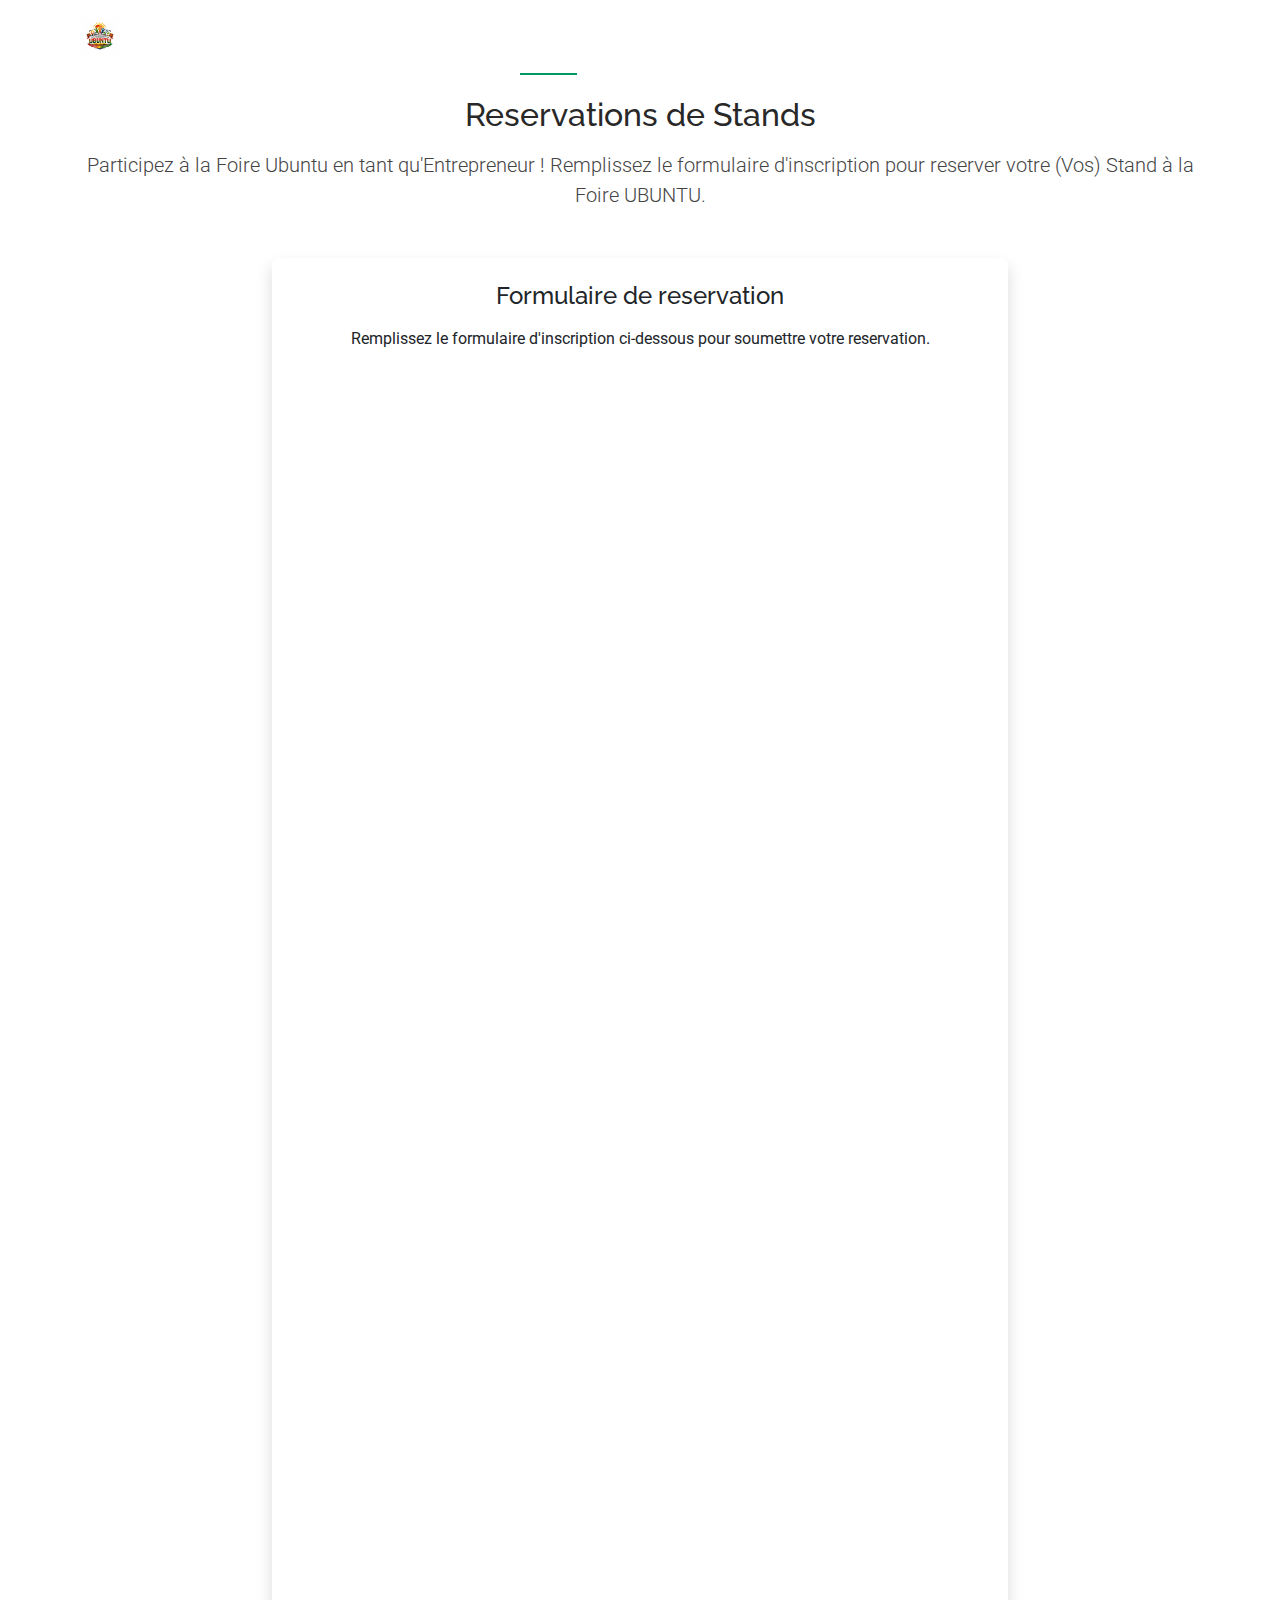
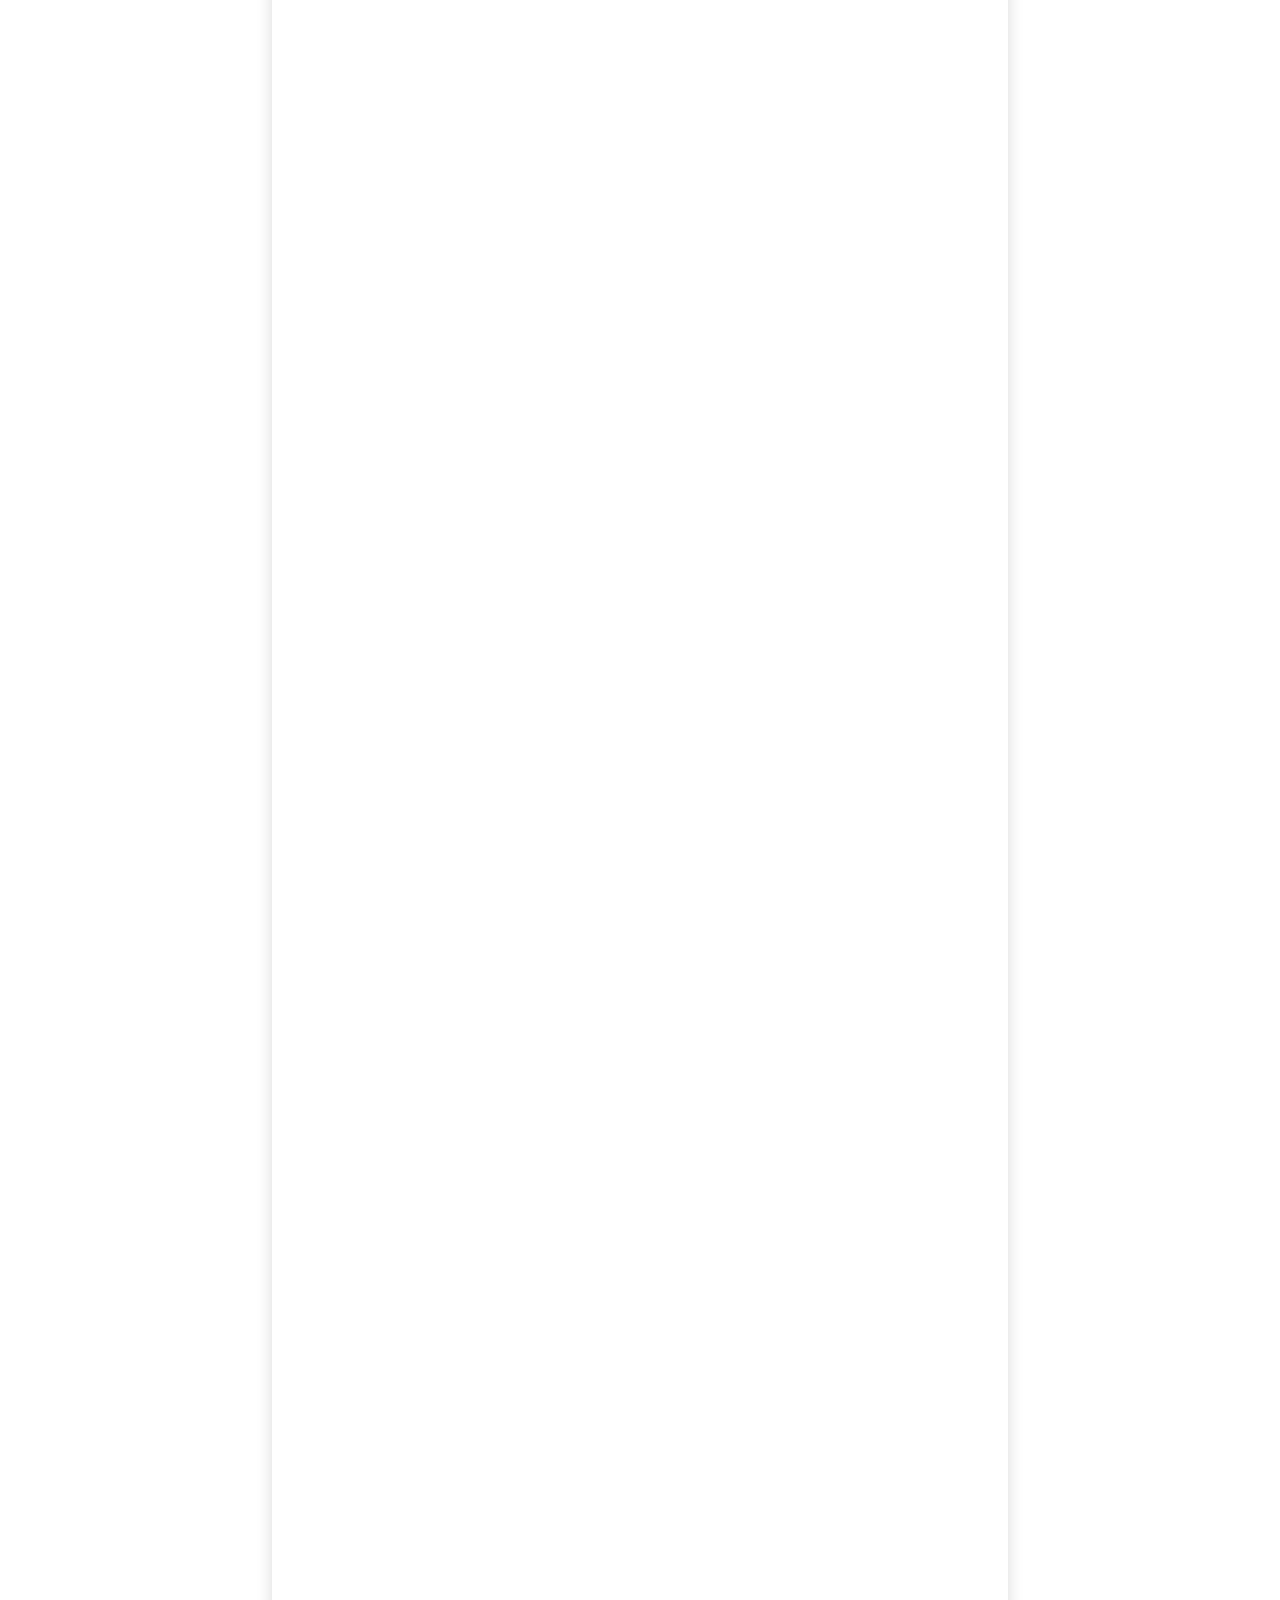
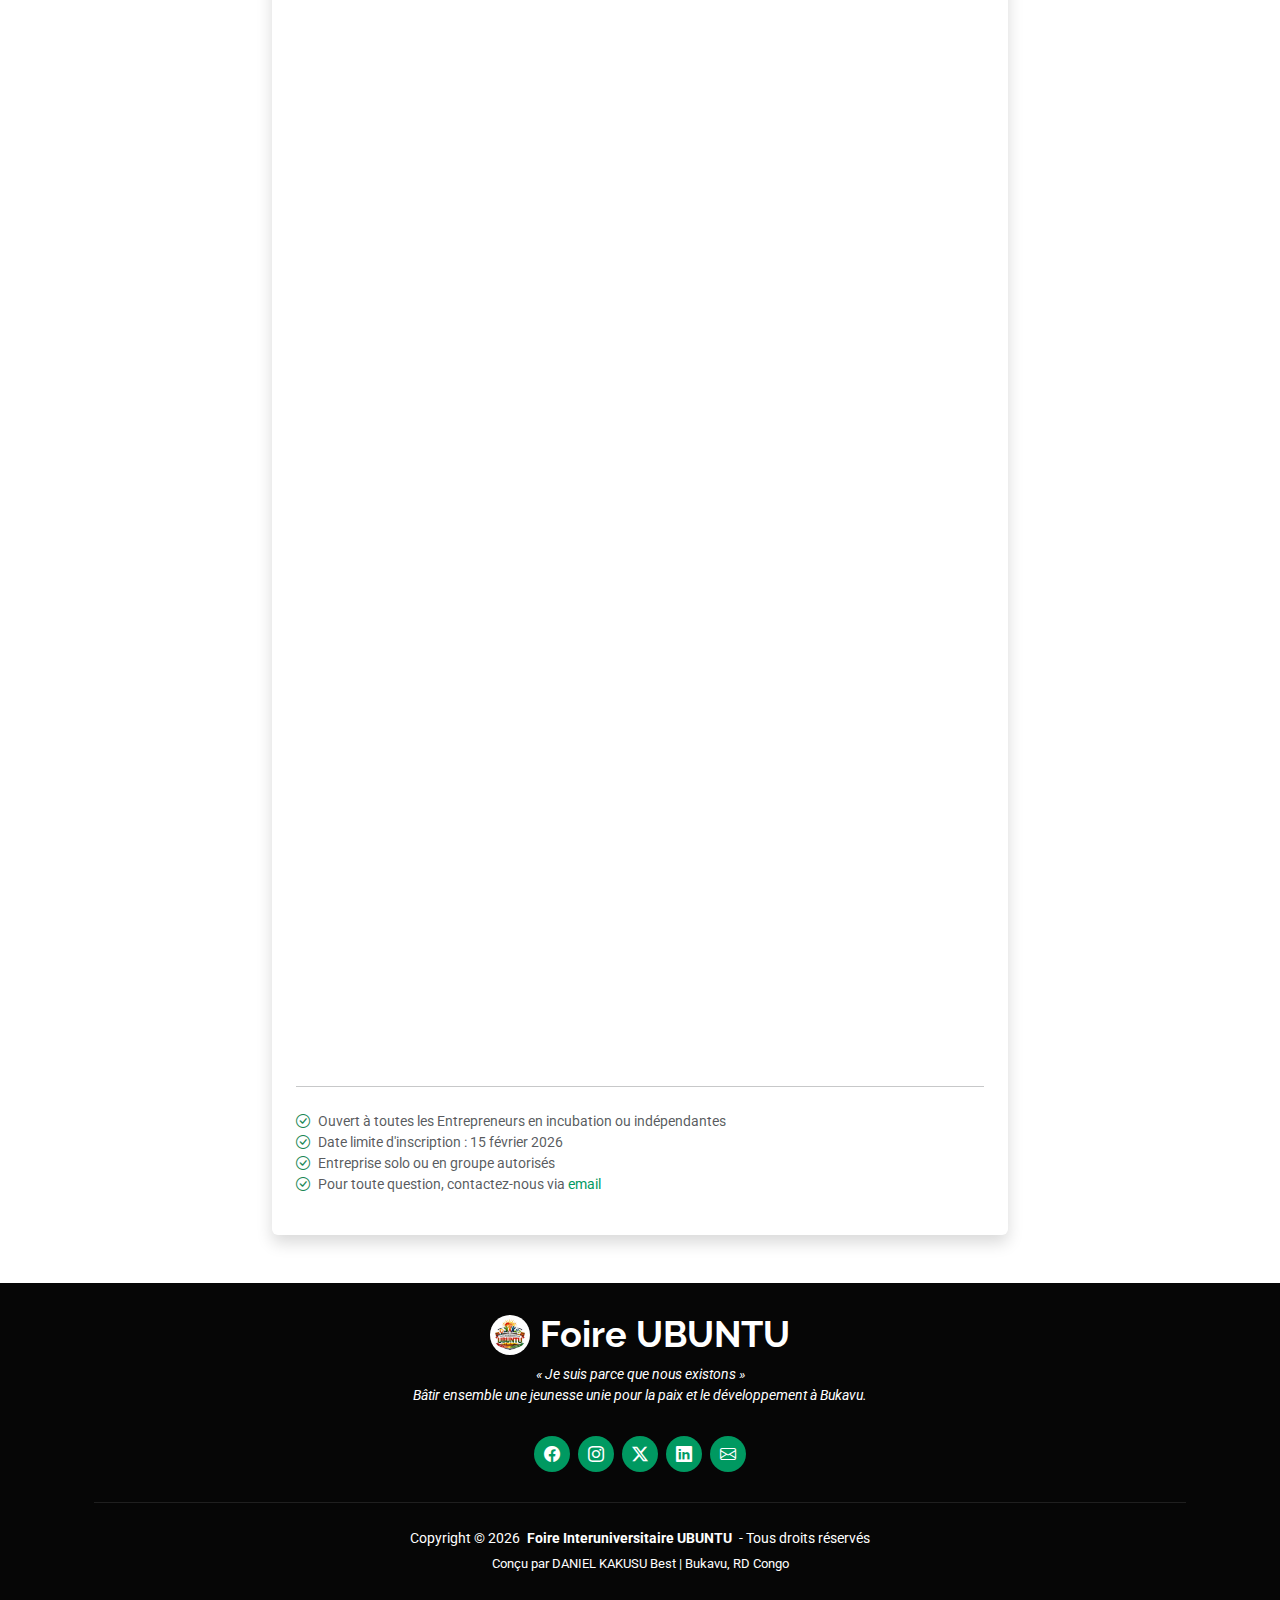
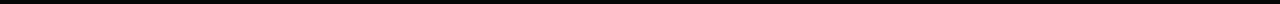
<file: stands.html>
<!DOCTYPE html>
<html lang="en">

<head>
  <meta charset="utf-8">
  <meta content="width=device-width, initial-scale=1.0" name="viewport">
  <title>FOIRE UBUNTU</title>
  <meta name="description" content="">
  <meta name="keywords" content="">

  <!-- Favicons -->
  <link href="assets/img/logo.jpeg" rel="icon">
  <link href="assets/img/logo.jpeg" rel="apple-touch-icon">

  <!-- Fonts -->
  <link href="https://fonts.googleapis.com" rel="preconnect">
  <link href="https://fonts.gstatic.com" rel="preconnect" crossorigin>
  <link href="https://fonts.googleapis.com/css2?family=Roboto:ital,wght@0,100;0,300;0,400;0,500;0,700;0,900;1,100;1,300;1,400;1,500;1,700;1,900&family=Poppins:ital,wght@0,100;0,200;0,300;0,400;0,500;0,600;0,700;0,800;0,900;1,100;1,200;1,300;1,400;1,500;1,600;1,700;1,800;1,900&family=Raleway:ital,wght@0,100;0,200;0,300;0,400;0,500;0,600;0,700;0,800;0,900;1,100;1,200;1,300;1,400;1,500;1,600;1,700;1,800;1,900&display=swap" rel="stylesheet">

  <!-- Vendor CSS Files -->
  <link href="assets/vendor/bootstrap/css/bootstrap.min.css" rel="stylesheet">
  <link href="assets/vendor/bootstrap-icons/bootstrap-icons.css" rel="stylesheet">
  <link href="assets/vendor/aos/aos.css" rel="stylesheet">
  <link href="assets/vendor/glightbox/css/glightbox.min.css" rel="stylesheet">
  <link href="assets/vendor/swiper/swiper-bundle.min.css" rel="stylesheet">

  <!-- Main CSS File -->
  <link href="assets/css/main.css" rel="stylesheet">

  <!-- =======================================================
  * Template Name: KnightOne
  * Template URL: https://bootstrapmade.com/knight-simple-one-page-bootstrap-template/
  * Updated: Oct 16 2024 with Bootstrap v5.3.3
  * Author: BootstrapMade.com
  * License: https://bootstrapmade.com/license/
  ======================================================== -->
</head>

<body class="index-page">

  <header id="header" class="header d-flex align-items-center fixed-top">
    <div class="container position-relative d-flex align-items-center justify-content-between">

      <a href="index.html" class="logo d-flex align-items-center me-auto me-xl-0">
        <img src="assets/img/logo.jpeg" alt="Foire Ubuntu Logo" class="logo-img">
        <h1 class="sitename">FOIRE UBUNTU</h1>
      </a>

      <nav id="navmenu" class="navmenu">
  <ul>
    <li><a href="#hero" class="active">Accueil</a></li>
    <li><a href="#about">À propos</a></li>
    
    <li class="dropdown"><a href="#"><span>Programme</span> <i class="bi bi-chevron-down toggle-dropdown"></i></a>
      <ul>
        <li><a href="#schedule">Calendrier (02-08 Mars)</a></li>
        <li><a href="#village">Village des Universités</a></li>
        <li><a href="#innovation">Concours d'Innovation</a></li>
        <li><a href="#culture">Festival Culturel</a></li>
        <li class="dropdown"><a href="#"><span>Spécifiques</span> <i class="bi bi-chevron-down toggle-dropdown"></i></a>
          <ul>
            <li><a href="#">Grand Palabre</a></li>
            <li><a href="#">Salongo Communautaire</a></li>
            <li><a href="#">Élection Ambassadrice</a></li>
          </ul>
        </li>
      </ul>
    </li>

    <li><a href="#universities">Universités Partenaires</a></li>
    <li><a href="#gallery">Galerie</a></li>
    <li><a href="#contact">Contact</a></li>
  </ul>
  <i class="mobile-nav-toggle d-xl-none bi bi-list"></i>
</nav>
      

    </div>
  </header>

  <main class="main">
<br/><br/>
<section id="slam-inscription" class="section py-5">
    <div class="container" data-aos="fade-up">
        <div class="section-header text-center mb-5">
            <h2 class="mb-3">Reservations de Stands</h2>
            <p class="lead">Participez à la Foire Ubuntu en tant qu'Entrepreneur ! Remplissez le formulaire d'inscription pour reserver votre (Vos) Stand à la Foire UBUNTU.</p>
        </div>
        <div class="row justify-content-center">
            <div class="col-lg-8">
                <div class="card shadow border-0">
                    <div class="card-body p-4">
                        <h4 class="card-title mb-3 text-center">Formulaire de reservation</h4>
                        <p class="text-center mb-4">Remplissez le formulaire d'inscription ci-dessous pour soumettre votre reservation.</p>
                        <div class="d-flex justify-content-center">
                         <iframe src="https://docs.google.com/forms/d/e/1FAIpQLSe8RBWoLIHyvig0dWZ0MzR6clO8Yt25MnY4j-eTUePV04X5rQ/viewform?embedded=true" width="640" height="3887" frameborder="0" marginheight="0" marginwidth="0">Chargement…</iframe>
                        </div>
                        <hr class="my-4">
                        <ul class="list-unstyled text-muted small">
                            <li><i class="bi bi-check-circle text-success me-2"></i>Ouvert à toutes les Entrepreneurs en incubation ou indépendantes</li>
                            <li><i class="bi bi-check-circle text-success me-2"></i>Date limite d'inscription : 15 février 2026</li>
                            <li><i class="bi bi-check-circle text-success me-2"></i>Entreprise solo ou en groupe autorisés</li>
                            <li><i class="bi bi-check-circle text-success me-2"></i>Pour toute question, contactez-nous via <a href="mailto:foireinteruniversitaireubuntu@gmail.com">email</a></li>
                        </ul>
                    </div>
                </div>
            </div>
        </div>
    </div>
</section>
        </main>
        
  
         <footer id="footer" class="footer dark-background">
    <div class="container">
      <div class="d-flex align-items-center justify-content-center mb-2">
        <img src="assets/img/logo.jpeg" alt="Logo Foire Ubuntu" style="height:40px;width:40px;border-radius:50%;margin-right:10px;">
        <h3 class="sitename mb-0">Foire UBUNTU</h3>
      </div>
      <p>« Je suis parce que nous existons »<br>
         Bâtir ensemble une jeunesse unie pour la paix et le développement à Bukavu.</p>
      
      <div class="social-links d-flex justify-content-center">
        <a href="#"><i class="bi bi-facebook"></i></a>
        <a href="#"><i class="bi bi-instagram"></i></a>
        <a href="#"><i class="bi bi-twitter-x"></i></a>
        <a href="#"><i class="bi bi-linkedin"></i></a>
        <a href="mailto:foireinteruniversitaireubuntu@gmail.com"><i class="bi bi-envelope"></i></a>
      </div>

      <div class="container">
        <div class="copyright">
          <span>Copyright © 2026</span> <strong class="px-1 sitename">Foire Interuniversitaire UBUNTU</strong> <span>- Tous droits réservés</span>
        </div>
        <div class="credits">
          Conçu par DANIEL KAKUSU Best | Bukavu, RD Congo
        </div>
      </div>
    </div>
  </footer>   

  <!-- Scroll Top -->
  <a href="#" id="scroll-top" class="scroll-top d-flex align-items-center justify-content-center"><i class="bi bi-arrow-up-short"></i></a>

  <!-- Preloader -->
  <div id="preloader"></div>

  <!-- Vendor JS Files -->
  <script src="assets/vendor/bootstrap/js/bootstrap.bundle.min.js"></script>
  <script src="assets/vendor/php-email-form/validate.js"></script>
  <script src="assets/vendor/aos/aos.js"></script>
  <script src="assets/vendor/glightbox/js/glightbox.min.js"></script>
  <script src="assets/vendor/purecounter/purecounter_vanilla.js"></script>
  <script src="assets/vendor/imagesloaded/imagesloaded.pkgd.min.js"></script>
  <script src="assets/vendor/isotope-layout/isotope.pkgd.min.js"></script>
  <script src="assets/vendor/swiper/swiper-bundle.min.js"></script>

  <!-- Main JS File -->
  <script src="assets/js/main.js"></script>

</body>

</html>
</file>
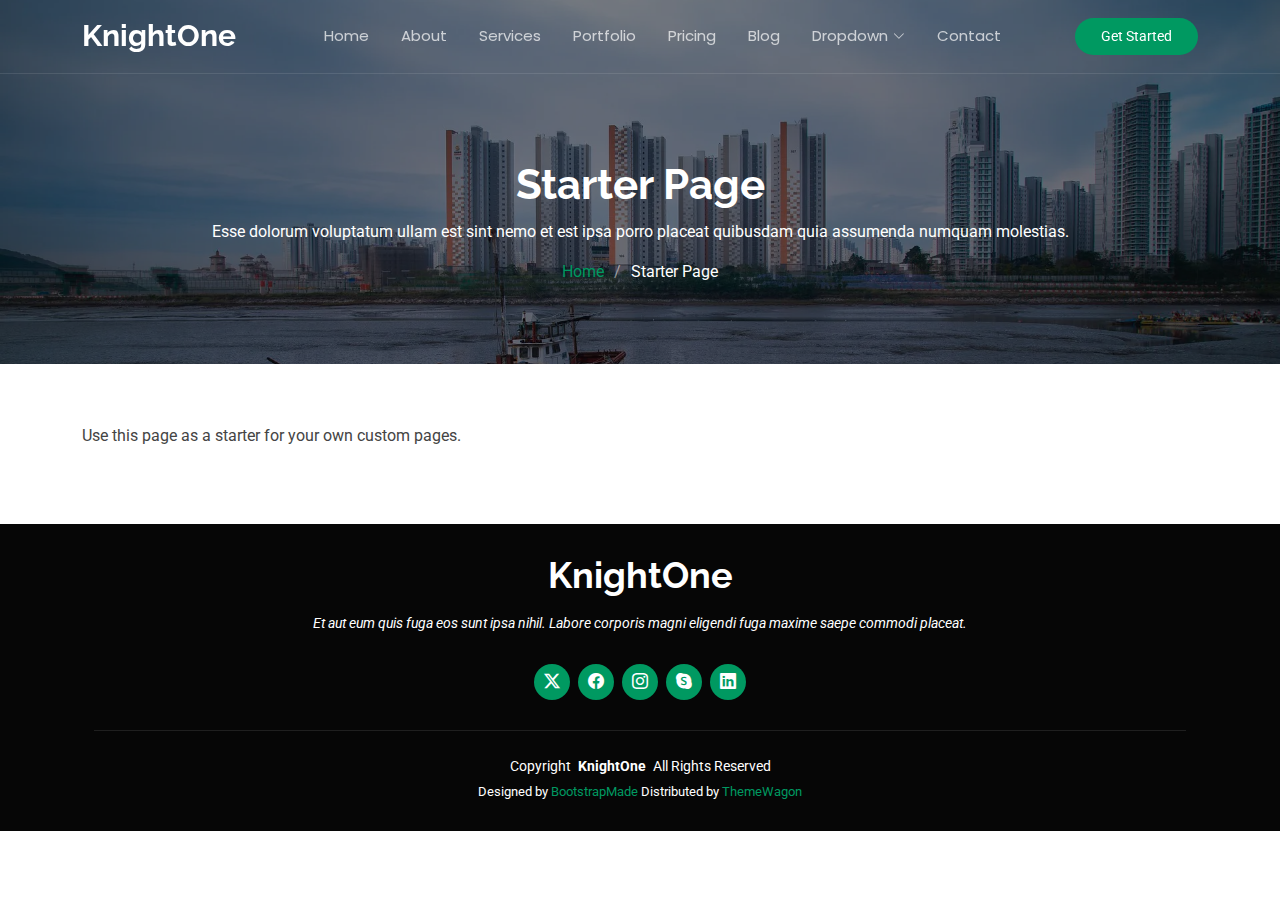
<file: starter-page.html>
<!DOCTYPE html>
<html lang="en">

<head>
  <meta charset="utf-8">
  <meta content="width=device-width, initial-scale=1.0" name="viewport">
  <title>Starter Page - KnightOne Bootstrap Template</title>
  <meta name="description" content="">
  <meta name="keywords" content="">

  <!-- Favicons -->
  <link href="assets/img/favicon.png" rel="icon">
  <link href="assets/img/apple-touch-icon.png" rel="apple-touch-icon">

  <!-- Fonts -->
  <link href="https://fonts.googleapis.com" rel="preconnect">
  <link href="https://fonts.gstatic.com" rel="preconnect" crossorigin>
  <link href="https://fonts.googleapis.com/css2?family=Roboto:ital,wght@0,100;0,300;0,400;0,500;0,700;0,900;1,100;1,300;1,400;1,500;1,700;1,900&family=Poppins:ital,wght@0,100;0,200;0,300;0,400;0,500;0,600;0,700;0,800;0,900;1,100;1,200;1,300;1,400;1,500;1,600;1,700;1,800;1,900&family=Raleway:ital,wght@0,100;0,200;0,300;0,400;0,500;0,600;0,700;0,800;0,900;1,100;1,200;1,300;1,400;1,500;1,600;1,700;1,800;1,900&display=swap" rel="stylesheet">

  <!-- Vendor CSS Files -->
  <link href="assets/vendor/bootstrap/css/bootstrap.min.css" rel="stylesheet">
  <link href="assets/vendor/bootstrap-icons/bootstrap-icons.css" rel="stylesheet">
  <link href="assets/vendor/aos/aos.css" rel="stylesheet">
  <link href="assets/vendor/glightbox/css/glightbox.min.css" rel="stylesheet">
  <link href="assets/vendor/swiper/swiper-bundle.min.css" rel="stylesheet">

  <!-- Main CSS File -->
  <link href="assets/css/main.css" rel="stylesheet">

  <!-- =======================================================
  * Template Name: KnightOne
  * Template URL: https://bootstrapmade.com/knight-simple-one-page-bootstrap-template/
  * Updated: Oct 16 2024 with Bootstrap v5.3.3
  * Author: BootstrapMade.com
  * License: https://bootstrapmade.com/license/
  ======================================================== -->
</head>

<body class="starter-page-page">

  <header id="header" class="header d-flex align-items-center fixed-top">
    <div class="container position-relative d-flex align-items-center justify-content-between">

      <a href="index.html" class="logo d-flex align-items-center me-auto me-xl-0">
        <!-- Uncomment the line below if you also wish to use an image logo -->
        <!-- <img src="assets/img/logo.png" alt=""> -->
        <h1 class="sitename">KnightOne</h1>
      </a>

      <nav id="navmenu" class="navmenu">
        <ul>
          <li><a href="#hero">Home</a></li>
          <li><a href="#about">About</a></li>
          <li><a href="#services">Services</a></li>
          <li><a href="#portfolio">Portfolio</a></li>
          <li><a href="#pricing">Pricing</a></li>
          <li><a href="blog.html">Blog</a></li>
          <li class="dropdown"><a href="#"><span>Dropdown</span> <i class="bi bi-chevron-down toggle-dropdown"></i></a>
            <ul>
              <li><a href="#">Dropdown 1</a></li>
              <li class="dropdown"><a href="#"><span>Deep Dropdown</span> <i class="bi bi-chevron-down toggle-dropdown"></i></a>
                <ul>
                  <li><a href="#">Deep Dropdown 1</a></li>
                  <li><a href="#">Deep Dropdown 2</a></li>
                  <li><a href="#">Deep Dropdown 3</a></li>
                  <li><a href="#">Deep Dropdown 4</a></li>
                  <li><a href="#">Deep Dropdown 5</a></li>
                </ul>
              </li>
              <li><a href="#">Dropdown 2</a></li>
              <li><a href="#">Dropdown 3</a></li>
              <li><a href="#">Dropdown 4</a></li>
            </ul>
          </li>
          <li><a href="#contact">Contact</a></li>
        </ul>
        <i class="mobile-nav-toggle d-xl-none bi bi-list"></i>
      </nav>

      <a class="cta-btn" href="#about">Get Started</a>

    </div>
  </header>

  <main class="main">

    <!-- Page Title -->
    <div class="page-title dark-background" data-aos="fade" style="background-image: url(assets/img/page-title-bg.webp);">
      <div class="container position-relative">
        <h1>Starter Page</h1>
        <p>Esse dolorum voluptatum ullam est sint nemo et est ipsa porro placeat quibusdam quia assumenda numquam molestias.</p>
        <nav class="breadcrumbs">
          <ol>
            <li><a href="index.html">Home</a></li>
            <li class="current">Starter Page</li>
          </ol>
        </nav>
      </div>
    </div><!-- End Page Title -->

    <!-- Starter Section Section -->
    <section id="starter-section" class="starter-section section">

      <div class="container" data-aos="fade-up">
        <p>Use this page as a starter for your own custom pages.</p>
      </div>

    </section><!-- /Starter Section Section -->

  </main>

  <footer id="footer" class="footer dark-background">
    <div class="container">
      <h3 class="sitename">KnightOne</h3>
      <p>Et aut eum quis fuga eos sunt ipsa nihil. Labore corporis magni eligendi fuga maxime saepe commodi placeat.</p>
      <div class="social-links d-flex justify-content-center">
        <a href=""><i class="bi bi-twitter-x"></i></a>
        <a href=""><i class="bi bi-facebook"></i></a>
        <a href=""><i class="bi bi-instagram"></i></a>
        <a href=""><i class="bi bi-skype"></i></a>
        <a href=""><i class="bi bi-linkedin"></i></a>
      </div>
      <div class="container">
        <div class="copyright">
          <span>Copyright</span> <strong class="px-1 sitename">KnightOne</strong> <span>All Rights Reserved</span>
        </div>
        <div class="credits">
          <!-- All the links in the footer should remain intact. -->
          <!-- You can delete the links only if you've purchased the pro version. -->
          <!-- Licensing information: https://bootstrapmade.com/license/ -->
          <!-- Purchase the pro version with working PHP/AJAX contact form: [buy-url] -->
          Designed by <a href="https://bootstrapmade.com/">BootstrapMade</a> Distributed by <a href=“https://themewagon.com>ThemeWagon
        </div>
      </div>
    </div>
  </footer>

  <!-- Scroll Top -->
  <a href="#" id="scroll-top" class="scroll-top d-flex align-items-center justify-content-center"><i class="bi bi-arrow-up-short"></i></a>

  <!-- Preloader -->
  <div id="preloader"></div>

  <!-- Vendor JS Files -->
  <script src="assets/vendor/bootstrap/js/bootstrap.bundle.min.js"></script>
  <script src="assets/vendor/php-email-form/validate.js"></script>
  <script src="assets/vendor/aos/aos.js"></script>
  <script src="assets/vendor/glightbox/js/glightbox.min.js"></script>
  <script src="assets/vendor/purecounter/purecounter_vanilla.js"></script>
  <script src="assets/vendor/imagesloaded/imagesloaded.pkgd.min.js"></script>
  <script src="assets/vendor/isotope-layout/isotope.pkgd.min.js"></script>
  <script src="assets/vendor/swiper/swiper-bundle.min.js"></script>

  <!-- Main JS File -->
  <script src="assets/js/main.js"></script>

</body>

</html>
</file>
<file: assets/css/main.css>
/**
* Template Name: KnightOne
* Template URL: https://bootstrapmade.com/knight-simple-one-page-bootstrap-template/
* Updated: Oct 16 2024 with Bootstrap v5.3.3
* Author: BootstrapMade.com
* License: https://bootstrapmade.com/license/
*/

/*--------------------------------------------------------------
# Font & Color Variables
# Help: https://bootstrapmade.com/color-system/
--------------------------------------------------------------*/
/* Fonts */
:root {
  --default-font: "Roboto",  system-ui, -apple-system, "Segoe UI", Roboto, "Helvetica Neue", Arial, "Noto Sans", "Liberation Sans", sans-serif, "Apple Color Emoji", "Segoe UI Emoji", "Segoe UI Symbol", "Noto Color Emoji";
  --heading-font: "Raleway",  sans-serif;
  --nav-font: "Poppins",  sans-serif;
}

/* Global Colors - The following color variables are used throughout the website. Updating them here will change the color scheme of the entire website */
:root { 
  --background-color: #ffffff; /* Background color for the entire website, including individual sections */
  --default-color: #444444; /* Default color used for the majority of the text content across the entire website */
  --heading-color: #282828; /* Color for headings, subheadings and title throughout the website */
  --accent-color: #009961; /* Accent color that represents your brand on the website. It's used for buttons, links, and other elements that need to stand out */
  --surface-color: #ffffff; /* The surface color is used as a background of boxed elements within sections, such as cards, icon boxes, or other elements that require a visual separation from the global background. */
  --contrast-color: #ffffff; /* Contrast color for text, ensuring readability against backgrounds of accent, heading, or default colors. */
}

/* Nav Menu Colors - The following color variables are used specifically for the navigation menu. They are separate from the global colors to allow for more customization options */
:root {
  --nav-color: #ffffff;  /* The default color of the main navmenu links */
  --nav-hover-color: #009961; /* Applied to main navmenu links when they are hovered over or active */
  --nav-mobile-background-color: #ffffff; /* Used as the background color for mobile navigation menu */
  --nav-dropdown-background-color: #ffffff; /* Used as the background color for dropdown items that appear when hovering over primary navigation items */
  --nav-dropdown-color: #444444; /* Used for navigation links of the dropdown items in the navigation menu. */
  --nav-dropdown-hover-color: #009961; /* Similar to --nav-hover-color, this color is applied to dropdown navigation links when they are hovered over. */
}

/* Color Presets - These classes override global colors when applied to any section or element, providing reuse of the sam color scheme. */

.light-background {
  --background-color: #f9f9f9;
  --surface-color: #ffffff;
}

.dark-background {
  --background-color: #060606;
  --default-color: #ffffff;
  --heading-color: #ffffff;
  --surface-color: #252525;
  --contrast-color: #ffffff;
}

/* Smooth scroll */
:root {
  scroll-behavior: smooth;
}

/*--------------------------------------------------------------
# General Styling & Shared Classes
--------------------------------------------------------------*/
body {
  color: var(--default-color);
  background-color: var(--background-color);
  font-family: var(--default-font);
}

a {
  color: var(--accent-color);
  text-decoration: none;
  transition: 0.3s;
}

a:hover {
  color: color-mix(in srgb, var(--accent-color), transparent 25%);
  text-decoration: none;
}

h1,
h2,
h3,
h4,
h5,
h6 {
  color: var(--heading-color);
  font-family: var(--heading-font);
}

/* Pulsating Play Button
------------------------------*/
.pulsating-play-btn {
  width: 94px;
  height: 94px;
  background: radial-gradient(var(--accent-color) 50%, color-mix(in srgb, var(--accent-color), transparent 75%) 52%);
  border-radius: 50%;
  display: block;
  position: relative;
  overflow: hidden;
}

.pulsating-play-btn:before {
  content: "";
  position: absolute;
  width: 120px;
  height: 120px;
  animation-delay: 0s;
  animation: pulsate-play-btn 2s;
  animation-direction: forwards;
  animation-iteration-count: infinite;
  animation-timing-function: steps;
  opacity: 1;
  border-radius: 50%;
  border: 5px solid color-mix(in srgb, var(--accent-color), transparent 30%);
  top: -15%;
  left: -15%;
  background: rgba(198, 16, 0, 0);
}

.pulsating-play-btn:after {
  content: "";
  position: absolute;
  left: 50%;
  top: 50%;
  transform: translateX(-40%) translateY(-50%);
  width: 0;
  height: 0;
  border-top: 10px solid transparent;
  border-bottom: 10px solid transparent;
  border-left: 15px solid #fff;
  z-index: 100;
  transition: all 400ms cubic-bezier(0.55, 0.055, 0.675, 0.19);
}

.pulsating-play-btn:hover:before {
  content: "";
  position: absolute;
  left: 50%;
  top: 50%;
  transform: translateX(-40%) translateY(-50%);
  width: 0;
  height: 0;
  border: none;
  border-top: 10px solid transparent;
  border-bottom: 10px solid transparent;
  border-left: 15px solid #fff;
  z-index: 200;
  animation: none;
  border-radius: 0;
}

.pulsating-play-btn:hover:after {
  border-left: 15px solid var(--accent-color);
  transform: scale(20);
}

@keyframes pulsate-play-btn {
  0% {
    transform: scale(0.6, 0.6);
    opacity: 1;
  }

  100% {
    transform: scale(1, 1);
    opacity: 0;
  }
}

/* PHP Email Form Messages
------------------------------*/
.php-email-form .error-message {
  display: none;
  background: #df1529;
  color: #ffffff;
  text-align: left;
  padding: 15px;
  margin-bottom: 24px;
  font-weight: 600;
}

.php-email-form .sent-message {
  display: none;
  color: #ffffff;
  background: #059652;
  text-align: center;
  padding: 15px;
  margin-bottom: 24px;
  font-weight: 600;
}

.php-email-form .loading {
  display: none;
  background: var(--surface-color);
  text-align: center;
  padding: 15px;
  margin-bottom: 24px;
}

.php-email-form .loading:before {
  content: "";
  display: inline-block;
  border-radius: 50%;
  width: 24px;
  height: 24px;
  margin: 0 10px -6px 0;
  border: 3px solid var(--accent-color);
  border-top-color: var(--surface-color);
  animation: php-email-form-loading 1s linear infinite;
}

@keyframes php-email-form-loading {
  0% {
    transform: rotate(0deg);
  }

  100% {
    transform: rotate(360deg);
  }
}

/*--------------------------------------------------------------
# Global Header
--------------------------------------------------------------*/
.header {
  --background-color: rgba(0, 0, 0, 0);
  --default-color: #ffffff;
  --heading-color: #ffffff;
  color: var(--default-color);
  background-color: var(--background-color);
  padding: 10px 0;
  transition: all 0.5s;
  z-index: 997;
  border-bottom: 1px solid color-mix(in srgb, var(--default-color), transparent 90%);
}

.header .logo {
  line-height: 1;
}

.header .logo img {
  max-height: 36px;
  margin-right: 8px;
}

.header .logo h1 {
  font-size: 30px;
  margin: 0;
  font-weight: 700;
  color: var(--heading-color);
}

.header .cta-btn,
.header .cta-btn:focus {
  color: var(--contrast-color);
  background: var(--accent-color);
  font-size: 14px;
  padding: 8px 26px;
  margin: 0;
  border-radius: 50px;
  transition: 0.3s;
}

.header .cta-btn:hover,
.header .cta-btn:focus:hover {
  color: var(--contrast-color);
  background: color-mix(in srgb, var(--accent-color), transparent 15%);
}

@media (max-width: 1200px) {
  .header .logo {
    order: 1;
  }

  .header .logo h1 {
    font-size: 24px;
  }

  .header .cta-btn {
    order: 2;
    margin: 0 15px 0 0;
    padding: 6px 20px;
  }

  .header .navmenu {
    order: 3;
  }
}

/* Global Header on Scroll
------------------------------*/
.scrolled .header {
  --background-color: rgba(40, 40, 40, 0.9);
}

/*--------------------------------------------------------------
# Navigation Menu
--------------------------------------------------------------*/
/* Desktop Navigation */
@media (min-width: 1200px) {
  .navmenu {
    padding: 0;
  }

  .navmenu ul {
    margin: 0;
    padding: 0;
    display: flex;
    list-style: none;
    align-items: center;
  }

  .navmenu li {
    position: relative;
  }

  .navmenu>ul>li {
    white-space: nowrap;
    padding: 15px 14px;
  }

  .navmenu>ul>li:last-child {
    padding-right: 0;
  }

  .navmenu a,
  .navmenu a:focus {
    color: color-mix(in srgb, var(--nav-color), transparent 30%);
    font-size: 15px;
    padding: 0 2px;
    font-family: var(--nav-font);
    font-weight: 400;
    display: flex;
    align-items: center;
    justify-content: space-between;
    white-space: nowrap;
    transition: 0.3s;
    position: relative;
  }

  .navmenu a i,
  .navmenu a:focus i {
    font-size: 12px;
    line-height: 0;
    margin-left: 5px;
    transition: 0.3s;
  }

  .navmenu>ul>li>a:before {
    content: "";
    position: absolute;
    height: 2px;
    bottom: -27px;
    left: 0;
    background-color: var(--nav-hover-color);
    visibility: hidden;
    width: 0px;
    transition: all 0.3s ease-in-out 0s;
  }

  .navmenu a:hover:before,
  .navmenu li:hover>a:before,
  .navmenu .active:before {
    visibility: visible;
    width: 100%;
  }

  .navmenu li:hover>a,
  .navmenu .active,
  .navmenu .active:focus {
    color: var(--nav-color);
  }

  .navmenu .dropdown ul {
    margin: 0;
    padding: 10px 0;
    background: var(--nav-dropdown-background-color);
    display: block;
    position: absolute;
    visibility: hidden;
    left: 14px;
    top: 130%;
    opacity: 0;
    transition: 0.3s;
    border-radius: 4px;
    z-index: 99;
    box-shadow: 0px 0px 30px rgba(0, 0, 0, 0.1);
  }

  .navmenu .dropdown ul li {
    min-width: 200px;
  }

  .navmenu .dropdown ul a {
    padding: 10px 20px;
    font-size: 15px;
    text-transform: none;
    color: var(--nav-dropdown-color);
  }

  .navmenu .dropdown ul a i {
    font-size: 12px;
  }

  .navmenu .dropdown ul a:hover,
  .navmenu .dropdown ul .active:hover,
  .navmenu .dropdown ul li:hover>a {
    color: var(--nav-dropdown-hover-color);
  }

  .navmenu .dropdown:hover>ul {
    opacity: 1;
    top: 100%;
    visibility: visible;
  }

  .navmenu .dropdown .dropdown ul {
    top: 0;
    left: -90%;
    visibility: hidden;
  }

  .navmenu .dropdown .dropdown:hover>ul {
    opacity: 1;
    top: 0;
    left: -100%;
    visibility: visible;
  }
}

/* Mobile Navigation */
@media (max-width: 1199px) {
  .mobile-nav-toggle {
    color: var(--nav-color);
    font-size: 28px;
    line-height: 0;
    margin-right: 10px;
    cursor: pointer;
    transition: color 0.3s;
  }

  .navmenu {
    padding: 0;
    z-index: 9997;
  }

  .navmenu ul {
    display: none;
    list-style: none;
    position: absolute;
    inset: 60px 20px 20px 20px;
    padding: 10px 0;
    margin: 0;
    border-radius: 6px;
    background-color: var(--nav-mobile-background-color);
    border: 1px solid color-mix(in srgb, var(--default-color), transparent 90%);
    box-shadow: none;
    overflow-y: auto;
    transition: 0.3s;
    z-index: 9998;
  }

  .navmenu a,
  .navmenu a:focus {
    color: var(--nav-dropdown-color);
    padding: 10px 20px;
    font-family: var(--nav-font);
    font-size: 17px;
    font-weight: 500;
    display: flex;
    align-items: center;
    justify-content: space-between;
    white-space: nowrap;
    transition: 0.3s;
  }

  .navmenu a i,
  .navmenu a:focus i {
    font-size: 12px;
    line-height: 0;
    margin-left: 5px;
    width: 30px;
    height: 30px;
    display: flex;
    align-items: center;
    justify-content: center;
    border-radius: 50%;
    transition: 0.3s;
    background-color: color-mix(in srgb, var(--accent-color), transparent 90%);
  }

  .navmenu a i:hover,
  .navmenu a:focus i:hover {
    background-color: var(--accent-color);
    color: var(--contrast-color);
  }

  .navmenu a:hover,
  .navmenu .active,
  .navmenu .active:focus {
    color: var(--nav-dropdown-hover-color);
  }

  .navmenu .active i,
  .navmenu .active:focus i {
    background-color: var(--accent-color);
    color: var(--contrast-color);
    transform: rotate(180deg);
  }

  .navmenu .dropdown ul {
    position: static;
    display: none;
    z-index: 99;
    padding: 10px 0;
    margin: 10px 20px;
    background-color: var(--nav-dropdown-background-color);
    transition: all 0.5s ease-in-out;
  }

  .navmenu .dropdown ul ul {
    background-color: rgba(33, 37, 41, 0.1);
  }

  .navmenu .dropdown>.dropdown-active {
    display: block;
    background-color: rgba(33, 37, 41, 0.03);
  }

  .mobile-nav-active {
    overflow: hidden;
  }

  .mobile-nav-active .mobile-nav-toggle {
    color: #fff;
    position: absolute;
    font-size: 32px;
    top: 15px;
    right: 15px;
    margin-right: 0;
    z-index: 9999;
  }

  .mobile-nav-active .navmenu {
    position: fixed;
    overflow: hidden;
    inset: 0;
    background: rgba(33, 37, 41, 0.8);
    transition: 0.3s;
  }

  .mobile-nav-active .navmenu>ul {
    display: block;
  }
}

/*--------------------------------------------------------------
# Global Footer
--------------------------------------------------------------*/
.footer {
  color: var(--default-color);
  background-color: var(--background-color);
  font-size: 14px;
  text-align: center;
  padding: 30px 0;
  position: relative;
}

.footer h3 {
  font-size: 36px;
  font-weight: 700;
  position: relative;
  padding: 0;
  margin: 0 0 15px 0;
}

.footer p {
  font-size: 15;
  font-style: italic;
  padding: 0;
  margin: 0 0 30px 0;
}

.footer .social-links {
  margin: 0 0 30px 0;
}

.footer .social-links a {
  font-size: 16px;
  display: flex;
  align-items: center;
  justify-content: center;
  background: var(--accent-color);
  color: var(--contrast-color);
  line-height: 1;
  margin: 0 4px;
  border-radius: 50%;
  text-align: center;
  width: 36px;
  height: 36px;
  transition: 0.3s;
}

.footer .social-links a:hover {
  background: color-mix(in srgb, var(--accent-color), transparent 20%);
  text-decoration: none;
}

.footer .copyright {
  padding-top: 25px;
  border-top: 1px solid color-mix(in srgb, var(--default-color), transparent 90%);
}

.footer .credits {
  font-size: 13px;
  padding-top: 5px;
}

/*--------------------------------------------------------------
# Preloader
--------------------------------------------------------------*/
#preloader {
  position: fixed;
  inset: 0;
  z-index: 9999;
  overflow: hidden;
  background-color: var(--background-color);
  transition: all 0.6s ease-out;
}

#preloader:before {
  content: "";
  position: fixed;
  top: calc(50% - 30px);
  left: calc(50% - 30px);
  border: 6px solid var(--accent-color);
  border-top-color: color-mix(in srgb, var(--accent-color), transparent 90%);
  border-radius: 50%;
  width: 60px;
  height: 60px;
  animation: animate-preloader 1s linear infinite;
}

@keyframes animate-preloader {
  0% {
    transform: rotate(0deg);
  }

  100% {
    transform: rotate(360deg);
  }
}

/*--------------------------------------------------------------
# Scroll Top Button
--------------------------------------------------------------*/
.scroll-top {
  position: fixed;
  visibility: hidden;
  opacity: 0;
  right: 15px;
  bottom: -15px;
  z-index: 99999;
  background-color: var(--accent-color);
  width: 44px;
  height: 44px;
  border-radius: 50px;
  transition: all 0.4s;
}

.scroll-top i {
  font-size: 24px;
  color: var(--contrast-color);
  line-height: 0;
}

.scroll-top:hover {
  background-color: color-mix(in srgb, var(--accent-color), transparent 20%);
  color: var(--contrast-color);
}

.scroll-top.active {
  visibility: visible;
  opacity: 1;
  bottom: 15px;
}

/*--------------------------------------------------------------
# Disable aos animation delay on mobile devices
--------------------------------------------------------------*/
@media screen and (max-width: 768px) {
  [data-aos-delay] {
    transition-delay: 0 !important;
  }
}

/*--------------------------------------------------------------
# Global Page Titles & Breadcrumbs
--------------------------------------------------------------*/
.page-title {
  color: var(--default-color);
  background-color: var(--background-color);
  background-size: cover;
  background-position: center;
  background-repeat: no-repeat;
  padding: 160px 0 80px 0;
  text-align: center;
  position: relative;
}

.page-title:before {
  content: "";
  background-color: color-mix(in srgb, var(--background-color), transparent 50%);
  position: absolute;
  inset: 0;
}

.page-title h1 {
  font-size: 42px;
  font-weight: 700;
  margin-bottom: 10px;
}

.page-title .breadcrumbs ol {
  display: flex;
  flex-wrap: wrap;
  list-style: none;
  justify-content: center;
  padding: 0;
  margin: 0;
  font-size: 16px;
  font-weight: 400;
}

.page-title .breadcrumbs ol li+li {
  padding-left: 10px;
}

.page-title .breadcrumbs ol li+li::before {
  content: "/";
  display: inline-block;
  padding-right: 10px;
  color: color-mix(in srgb, var(--default-color), transparent 50%);
}

/*--------------------------------------------------------------
# Global Sections
--------------------------------------------------------------*/
section,
.section {
  color: var(--default-color);
  background-color: var(--background-color);
  padding: 60px 0;
  scroll-margin-top: 72px;
  overflow: clip;
}

@media (max-width: 1199px) {

  section,
  .section {
    scroll-margin-top: 57px;
  }
}

/*--------------------------------------------------------------
# Global Section Titles
--------------------------------------------------------------*/
.section-title {
  padding-bottom: 60px;
  position: relative;
}

.section-title h2 {
  font-size: 32px;
  font-weight: 700;
  margin-bottom: 20px;
  padding-bottom: 20px;
  position: relative;
}

.section-title h2:after {
  content: "";
  position: absolute;
  display: block;
  width: 50px;
  height: 3px;
  background: var(--accent-color);
  left: 0;
  right: 0;
  bottom: 0;
}

.section-title p {
  margin-bottom: 0;
  color: color-mix(in srgb, var(--default-color) 90%, white 50%);
}

/*--------------------------------------------------------------
# Hero Section
--------------------------------------------------------------*/
.hero {
  width: 100%;
  min-height: 100vh;
  position: relative;
  padding: 80px 0;
  display: flex;
  align-items: center;
  justify-content: center;
}

.hero img {
  position: absolute;
  inset: 0;
  display: block;
  width: 100%;
  height: 100%;
  object-fit: cover;
  z-index: 1;
}

.hero:before {
  content: "";
  background: color-mix(in srgb, var(--background-color), transparent 30%);
  position: absolute;
  inset: 0;
  z-index: 2;
}

.hero .container {
  position: relative;
  z-index: 3;
}

.hero h2 {
  margin: 0;
  font-size: 48px;
  font-weight: 700;
}

.hero p {
  color: color-mix(in srgb, var(--default-color), transparent 20%);
  margin: 10px 0 20px 0;
  font-size: 24px;
}

@media (max-width: 768px) {
  .hero h2 {
    font-size: 32px;
    line-height: 36px;
  }

  .hero p {
    font-size: 18px;
    line-height: 24px;
  }
}

/*--------------------------------------------------------------
# About Section
--------------------------------------------------------------*/
.about ul {
  list-style: none;
  padding: 0;
}

.about ul li {
  padding-bottom: 5px;
  display: flex;
  align-items: center;
}

.about ul i {
  font-size: 20px;
  padding-right: 4px;
  color: var(--accent-color);
}

.about .read-more {
  background: var(--accent-color);
  color: var(--contrast-color);
  font-family: var(--heading-font);
  font-weight: 500;
  font-size: 16px;
  letter-spacing: 1px;
  padding: 10px 28px;
  border-radius: 50px;
  transition: 0.3s;
  display: inline-flex;
  align-items: center;
  justify-content: center;
}

.about .read-more i {
  font-size: 18px;
  margin-left: 5px;
  line-height: 0;
  transition: 0.3s;
}

.about .read-more:hover {
  background: color-mix(in srgb, var(--accent-color), transparent 20%);
}

.about .read-more:hover i {
  transform: translate(5px, 0);
}

/*--------------------------------------------------------------
# Services Section
--------------------------------------------------------------*/
.services .service-item {
  background-color: var(--surface-color);
  box-shadow: 0px 5px 90px 0px rgba(0, 0, 0, 0.1);
  padding: 60px 30px;
  transition: all ease-in-out 0.3s;
  border-radius: 18px;
  border-bottom: 5px solid var(--surface-color);
  height: 100%;
}

.services .service-item .icon {
  color: var(--contrast-color);
  background: var(--accent-color);
  margin: 0;
  width: 64px;
  height: 64px;
  border-radius: 50px;
  display: flex;
  align-items: center;
  justify-content: center;
  margin-bottom: 20px;
  font-size: 28px;
  transition: ease-in-out 0.3s;
}

.services .service-item h3 {
  font-weight: 700;
  margin: 10px 0 15px 0;
  font-size: 22px;
  transition: ease-in-out 0.3s;
}

.services .service-item p {
  line-height: 24px;
  font-size: 14px;
  margin-bottom: 0;
}

@media (min-width: 1365px) {
  .services .service-item:hover {
    transform: translateY(-10px);
    border-color: var(--accent-color);
  }

  .services .service-item:hover h3 {
    color: var(--accent-color);
  }
}

/*--------------------------------------------------------------
# Call To Action Section
--------------------------------------------------------------*/
.call-to-action {
  padding: 120px 0;
  position: relative;
  clip-path: inset(0);
}

.call-to-action img {
  position: fixed;
  top: 0;
  left: 0;
  display: block;
  width: 100%;
  height: 100%;
  object-fit: cover;
  z-index: 1;
}

.call-to-action:before {
  content: "";
  background: color-mix(in srgb, var(--background-color), transparent 50%);
  position: absolute;
  inset: 0;
  z-index: 2;
}

.call-to-action .container {
  position: relative;
  z-index: 3;
}

.call-to-action h3 {
  color: var(--default-color);
  font-size: 28px;
  font-weight: 700;
}

.call-to-action p {
  color: var(--default-color);
}

.call-to-action .cta-btn {
  font-family: var(--heading-font);
  font-weight: 500;
  font-size: 16px;
  letter-spacing: 1px;
  display: inline-block;
  padding: 12px 40px;
  border-radius: 50px;
  transition: 0.5s;
  margin: 10px;
  background: var(--accent-color);
  color: var(--contrast-color);
}

.call-to-action .cta-btn:hover {
  background: color-mix(in srgb, var(--accent-color) 90%, white 15%);
}

/*--------------------------------------------------------------
# Features Section
--------------------------------------------------------------*/
.features .features-image {
  position: relative;
  min-height: 400px;
}

.features .features-image img {
  position: absolute;
  inset: 0;
  display: block;
  width: 100%;
  height: 100%;
  object-fit: cover;
  z-index: 1;
}

.features .features-item h4 {
  font-size: 20px;
  font-weight: 700;
  margin: 0 0 5px 0;
}

.features .features-item i {
  font-size: 48px;
  color: var(--accent-color);
  margin-right: 20px;
  line-height: 0;
}

.features .features-item p {
  font-size: 15px;
  color: color-mix(in srgb, var(--default-color), transparent 20%);
  margin: 0;
}

/*--------------------------------------------------------------
# Clients Section
--------------------------------------------------------------*/
.clients .clients-wrap {
  border-top: 1px solid color-mix(in srgb, var(--default-color), transparent 85%);
  border-left: 1px solid color-mix(in srgb, var(--default-color), transparent 85%);
}

.clients .client-logo {
  background-color: var(--surface-color);
  display: flex;
  justify-content: center;
  align-items: center;
  border-right: 1px solid color-mix(in srgb, var(--default-color), transparent 85%);
  border-bottom: 1px solid color-mix(in srgb, var(--default-color), transparent 85%);
  overflow: hidden;
}

.clients .client-logo img {
  padding: 50px;
  max-width: 80%;
  transition: 0.3s;
}

@media (max-width: 640px) {
  .clients .client-logo img {
    padding: 30px;
    max-width: 50%;
  }
}

.clients .client-logo:hover img {
  transform: scale(1.1);
}

/*--------------------------------------------------------------
# Stats Section
--------------------------------------------------------------*/
.stats {
  position: relative;
}

.stats img {
  position: absolute;
  inset: 0;
  display: block;
  width: 100%;
  height: 100%;
  object-fit: cover;
  z-index: 1;
}

.stats:before {
  content: "";
  background: color-mix(in srgb, var(--background-color), transparent 20%);
  position: absolute;
  inset: 0;
  z-index: 2;
}

.stats .container {
  position: relative;
  z-index: 3;
}

.stats .subheading {
  text-align: center;
}

.stats .subheading h3 {
  font-weight: 700;
  font-size: 36px;
}

.stats .stats-item {
  padding: 30px;
  width: 100%;
}

.stats .stats-item span {
  font-size: 48px;
  display: block;
  color: var(--default-color);
  font-weight: 700;
}

.stats .stats-item p {
  padding: 0;
  margin: 0;
  font-family: var(--heading-font);
  font-size: 16px;
  font-weight: 700;
  color: color-mix(in srgb, var(--default-color), transparent 40%);
}

/*--------------------------------------------------------------
# Portfolio Section
--------------------------------------------------------------*/
.portfolio .portfolio-filters {
  padding: 0;
  margin: 0 auto 20px auto;
  list-style: none;
  text-align: center;
}

.portfolio .portfolio-filters li {
  cursor: pointer;
  display: inline-block;
  padding: 8px 20px 10px 20px;
  margin: 0;
  font-size: 15px;
  font-weight: 500;
  line-height: 1;
  margin-bottom: 5px;
  border-radius: 50px;
  transition: all 0.3s ease-in-out;
  font-family: var(--heading-font);
}

.portfolio .portfolio-filters li:hover,
.portfolio .portfolio-filters li.filter-active {
  color: var(--contrast-color);
  background-color: var(--accent-color);
}

.portfolio .portfolio-filters li:first-child {
  margin-left: 0;
}

.portfolio .portfolio-filters li:last-child {
  margin-right: 0;
}

@media (max-width: 575px) {
  .portfolio .portfolio-filters li {
    font-size: 14px;
    margin: 0 0 10px 0;
  }
}

.portfolio .portfolio-item {
  position: relative;
  overflow: hidden;
}

.portfolio .portfolio-item .portfolio-info {
  opacity: 0;
  position: absolute;
  left: 12px;
  right: 12px;
  bottom: -100%;
  z-index: 3;
  transition: all ease-in-out 0.5s;
  background: color-mix(in srgb, var(--surface-color), transparent 10%);
  padding: 15px;
}

.portfolio .portfolio-item .portfolio-info h4 {
  font-size: 18px;
  font-weight: 600;
  padding-right: 50px;
}

.portfolio .portfolio-item .portfolio-info p {
  color: color-mix(in srgb, var(--default-color), transparent 30%);
  font-size: 14px;
  margin-bottom: 0;
  padding-right: 50px;
}

.portfolio .portfolio-item .portfolio-info .preview-link,
.portfolio .portfolio-item .portfolio-info .details-link {
  position: absolute;
  right: 50px;
  font-size: 24px;
  top: calc(50% - 14px);
  color: color-mix(in srgb, var(--default-color), transparent 30%);
  transition: 0.3s;
  line-height: 0;
}

.portfolio .portfolio-item .portfolio-info .preview-link:hover,
.portfolio .portfolio-item .portfolio-info .details-link:hover {
  color: var(--accent-color);
}

.portfolio .portfolio-item .portfolio-info .details-link {
  right: 14px;
  font-size: 28px;
}

.portfolio .portfolio-item:hover .portfolio-info {
  opacity: 1;
  bottom: 0;
}

/*--------------------------------------------------------------
# Pricing Section
--------------------------------------------------------------*/
.pricing .pricing-item {
  background-color: var(--surface-color);
  box-shadow: 0px 5px 90px rgba(0, 0, 0, 0.1);
  padding: 40px 20px;
  text-align: center;
  border-radius: 8px;
  position: relative;
  overflow: hidden;
}

.pricing .pricing-item h3 {
  padding: 15px;
  margin-top: 15px;
  font-size: 18px;
  font-weight: 600;
}

.pricing .pricing-item h4 {
  color: var(--accent-color);
  font-size: 42px;
  font-family: var(--default-font);
  font-weight: 500;
}

.pricing .pricing-item h4 sup {
  font-size: 20px;
  top: -15px;
  left: -3px;
}

.pricing .pricing-item h4 span {
  color: color-mix(in srgb, var(--default-color), transparent 40%);
  font-size: 16px;
  font-weight: 300;
}

.pricing .pricing-item ul {
  padding: 20px 0;
  list-style: none;
  text-align: center;
  line-height: 20px;
  font-size: 14px;
}

.pricing .pricing-item ul li {
  padding-bottom: 16px;
}

.pricing .pricing-item ul .na {
  color: color-mix(in srgb, var(--default-color), transparent 60%);
  text-decoration: line-through;
}

.pricing .pricing-item .btn-wrap {
  padding: 15px;
  text-align: center;
}

.pricing .pricing-item .btn-buy {
  color: var(--accent-color);
  background-color: transparent;
  border: 2px solid var(--accent-color);
  display: inline-block;
  padding: 10px 40px 12px 40px;
  border-radius: 50px;
  font-size: 14px;
  font-family: var(--heading-font);
  font-weight: 600;
  transition: 0.3s;
}

.pricing .pricing-item .btn-buy:hover {
  background: var(--accent-color);
  color: var(--contrast-color);
}

.pricing .recommended .btn-buy {
  background: var(--accent-color);
  color: var(--contrast-color);
}

.pricing .recommended .btn-buy:hover {
  background: color-mix(in srgb, var(--accent-color), transparent 20%);
  border-color: color-mix(in srgb, var(--accent-color), transparent 20%);
}

.pricing .recommended-badge {
  position: absolute;
  top: 20px;
  left: 50%;
  transform: translateX(-50%);
  z-index: 1;
  font-size: 13px;
  padding: 3px 25px 6px 25px;
  background: color-mix(in srgb, var(--accent-color), transparent 92%);
  color: var(--accent-color);
  border-radius: 50px;
}

/*--------------------------------------------------------------
# Faq Section
--------------------------------------------------------------*/
.faq .content h3 {
  font-weight: 400;
  font-size: 34px;
}

.faq .content p {
  color: color-mix(in srgb, var(--default-color), transparent 30%);
}

.faq .faq-container {
  margin-top: 15px;
}

.faq .faq-container .faq-item {
  background-color: var(--surface-color);
  position: relative;
  padding: 20px;
  margin-bottom: 20px;
  box-shadow: 0px 5px 25px 0px rgba(0, 0, 0, 0.1);
  overflow: hidden;
}

.faq .faq-container .faq-item:last-child {
  margin-bottom: 0;
}

.faq .faq-container .faq-item h3 {
  font-weight: 600;
  font-size: 17px;
  line-height: 24px;
  margin: 0 30px 0 32px;
  transition: 0.3s;
  cursor: pointer;
}

.faq .faq-container .faq-item h3 span {
  color: var(--accent-color);
  padding-right: 5px;
}

.faq .faq-container .faq-item h3:hover {
  color: var(--accent-color);
}

.faq .faq-container .faq-item .faq-content {
  display: grid;
  grid-template-rows: 0fr;
  transition: 0.3s ease-in-out;
  visibility: hidden;
  opacity: 0;
}

.faq .faq-container .faq-item .faq-content p {
  margin-bottom: 0;
  overflow: hidden;
}

.faq .faq-container .faq-item .faq-icon {
  position: absolute;
  top: 22px;
  left: 20px;
  font-size: 22px;
  line-height: 0;
  transition: 0.3s;
  color: var(--accent-color);
}

.faq .faq-container .faq-item .faq-toggle {
  position: absolute;
  top: 20px;
  right: 20px;
  font-size: 16px;
  line-height: 0;
  transition: 0.3s;
  cursor: pointer;
}

.faq .faq-container .faq-item .faq-toggle:hover {
  color: var(--accent-color);
}

.faq .faq-container .faq-active h3 {
  color: var(--accent-color);
}

.faq .faq-container .faq-active .faq-content {
  grid-template-rows: 1fr;
  visibility: visible;
  opacity: 1;
  padding-top: 10px;
}

.faq .faq-container .faq-active .faq-toggle {
  transform: rotate(90deg);
  color: var(--accent-color);
}

/*--------------------------------------------------------------
# Recent Posts Section
--------------------------------------------------------------*/
.recent-posts article {
  background: var(--surface-color);
  box-shadow: 0 4px 16px rgba(0, 0, 0, 0.1);
  padding: 30px;
  height: 100%;
  border-radius: 10px;
  overflow: hidden;
}

.recent-posts .post-img {
  max-height: 240px;
  margin: -30px -30px 15px -30px;
  overflow: hidden;
}

.recent-posts .post-category {
  font-size: 16px;
  color: color-mix(in srgb, var(--default-color), transparent 50%);
  margin-bottom: 10px;
}

.recent-posts .title {
  font-size: 20px;
  font-weight: 700;
  padding: 0;
  margin: 0 0 20px 0;
}

.recent-posts .title a {
  color: var(--heading-color);
  transition: 0.3s;
}

.recent-posts .title a:hover {
  color: var(--accent-color);
}

.recent-posts .post-author-img {
  width: 50px;
  border-radius: 50%;
  margin-right: 15px;
}

.recent-posts .post-author {
  font-weight: 600;
  margin-bottom: 5px;
}

.recent-posts .post-date {
  font-size: 14px;
  color: color-mix(in srgb, var(--default-color), transparent 50%);
  margin-bottom: 0;
}

/*--------------------------------------------------------------
# Contact Section
--------------------------------------------------------------*/
.contact .info-item+.info-item {
  margin-top: 40px;
}

.contact .info-item i {
  color: var(--accent-color);
  background: color-mix(in srgb, var(--accent-color), transparent 92%);
  font-size: 20px;
  width: 44px;
  height: 44px;
  display: flex;
  justify-content: center;
  align-items: center;
  border-radius: 50px;
  transition: all 0.3s ease-in-out;
  margin-right: 15px;
}

.contact .info-item h3 {
  padding: 0;
  font-size: 18px;
  font-weight: 700;
  margin-bottom: 5px;
}

.contact .info-item p {
  padding: 0;
  margin-bottom: 0;
  font-size: 14px;
}

.contact .info-item:hover i {
  background: var(--accent-color);
  color: var(--contrast-color);
}

.contact .php-email-form {
  height: 100%;
}

.contact .php-email-form input[type=text],
.contact .php-email-form input[type=email],
.contact .php-email-form textarea {
  font-size: 14px;
  padding: 10px 15px;
  box-shadow: none;
  border-radius: 0;
  color: var(--default-color);
  background-color: var(--surface-color);
  border-color: color-mix(in srgb, var(--default-color), transparent 80%);
}

.contact .php-email-form input[type=text]:focus,
.contact .php-email-form input[type=email]:focus,
.contact .php-email-form textarea:focus {
  border-color: var(--accent-color);
}

.contact .php-email-form input[type=text]::placeholder,
.contact .php-email-form input[type=email]::placeholder,
.contact .php-email-form textarea::placeholder {
  color: color-mix(in srgb, var(--default-color), transparent 70%);
}

.contact .php-email-form button[type=submit] {
  color: var(--contrast-color);
  background: var(--accent-color);
  border: 0;
  padding: 10px 30px;
  transition: 0.4s;
  border-radius: 50px;
}

.contact .php-email-form button[type=submit]:hover {
  background: color-mix(in srgb, var(--accent-color), transparent 25%);
}

/*--------------------------------------------------------------
# Portfolio Details Section
--------------------------------------------------------------*/
.portfolio-details .portfolio-details-slider img {
  width: 100%;
}

.portfolio-details .swiper-wrapper {
  height: auto;
}

.portfolio-details .swiper-button-prev,
.portfolio-details .swiper-button-next {
  width: 48px;
  height: 48px;
}

.portfolio-details .swiper-button-prev:after,
.portfolio-details .swiper-button-next:after {
  color: rgba(255, 255, 255, 0.8);
  background-color: rgba(0, 0, 0, 0.15);
  font-size: 24px;
  border-radius: 50%;
  width: 48px;
  height: 48px;
  display: flex;
  align-items: center;
  justify-content: center;
  transition: 0.3s;
}

.portfolio-details .swiper-button-prev:hover:after,
.portfolio-details .swiper-button-next:hover:after {
  background-color: rgba(0, 0, 0, 0.3);
}

@media (max-width: 575px) {

  .portfolio-details .swiper-button-prev,
  .portfolio-details .swiper-button-next {
    display: none;
  }
}

.portfolio-details .swiper-pagination {
  margin-top: 20px;
  position: relative;
}

.portfolio-details .swiper-pagination .swiper-pagination-bullet {
  width: 10px;
  height: 10px;
  background-color: color-mix(in srgb, var(--default-color), transparent 85%);
  opacity: 1;
}

.portfolio-details .swiper-pagination .swiper-pagination-bullet-active {
  background-color: var(--accent-color);
}

.portfolio-details .portfolio-info h3 {
  font-size: 22px;
  font-weight: 700;
  margin-bottom: 20px;
  padding-bottom: 20px;
  position: relative;
}

.portfolio-details .portfolio-info h3:after {
  content: "";
  position: absolute;
  display: block;
  width: 50px;
  height: 3px;
  background: var(--accent-color);
  left: 0;
  bottom: 0;
}

.portfolio-details .portfolio-info ul {
  list-style: none;
  padding: 0;
  font-size: 15px;
}

.portfolio-details .portfolio-info ul li {
  display: flex;
  flex-direction: column;
  padding-bottom: 15px;
}

.portfolio-details .portfolio-info ul strong {
  text-transform: uppercase;
  font-weight: 400;
  color: color-mix(in srgb, var(--default-color), transparent 50%);
  font-size: 14px;
}

.portfolio-details .portfolio-info .btn-visit {
  padding: 8px 40px;
  background: var(--accent-color);
  color: var(--contrast-color);
  border-radius: 50px;
  transition: 0.3s;
}

.portfolio-details .portfolio-info .btn-visit:hover {
  background: color-mix(in srgb, var(--accent-color), transparent 20%);
}

.portfolio-details .portfolio-description h2 {
  font-size: 26px;
  font-weight: 700;
  margin-bottom: 20px;
}

.portfolio-details .portfolio-description p {
  padding: 0;
}

.portfolio-details .portfolio-description .testimonial-item {
  padding: 30px 30px 0 30px;
  position: relative;
  background: color-mix(in srgb, var(--default-color), transparent 97%);
  margin-bottom: 50px;
}

.portfolio-details .portfolio-description .testimonial-item .testimonial-img {
  width: 90px;
  border-radius: 50px;
  border: 6px solid var(--background-color);
  float: left;
  margin: 0 10px 0 0;
}

.portfolio-details .portfolio-description .testimonial-item h3 {
  font-size: 18px;
  font-weight: bold;
  margin: 15px 0 5px 0;
  padding-top: 20px;
}

.portfolio-details .portfolio-description .testimonial-item h4 {
  font-size: 14px;
  color: #6c757d;
  margin: 0;
}

.portfolio-details .portfolio-description .testimonial-item .quote-icon-left,
.portfolio-details .portfolio-description .testimonial-item .quote-icon-right {
  color: color-mix(in srgb, var(--accent-color), transparent 50%);
  font-size: 26px;
  line-height: 0;
}

.portfolio-details .portfolio-description .testimonial-item .quote-icon-left {
  display: inline-block;
  left: -5px;
  position: relative;
}

.portfolio-details .portfolio-description .testimonial-item .quote-icon-right {
  display: inline-block;
  right: -5px;
  position: relative;
  top: 10px;
  transform: scale(-1, -1);
}

.portfolio-details .portfolio-description .testimonial-item p {
  font-style: italic;
  margin: 0 0 15px 0 0 0;
  padding: 0;
}

/*--------------------------------------------------------------
# Service Details Section
--------------------------------------------------------------*/
.service-details .services-list {
  background-color: var(--surface-color);
  padding: 10px 30px;
  border: 1px solid color-mix(in srgb, var(--default-color), transparent 90%);
  margin-bottom: 20px;
}

.service-details .services-list a {
  display: block;
  line-height: 1;
  padding: 8px 0 8px 15px;
  border-left: 3px solid color-mix(in srgb, var(--default-color), transparent 70%);
  margin: 20px 0;
  color: color-mix(in srgb, var(--default-color), transparent 20%);
  transition: 0.3s;
}

.service-details .services-list a.active {
  color: var(--heading-color);
  font-weight: 700;
  border-color: var(--accent-color);
}

.service-details .services-list a:hover {
  border-color: var(--accent-color);
}

.service-details .services-img {
  margin-bottom: 20px;
}

.service-details h3 {
  font-size: 26px;
  font-weight: 700;
}

.service-details h4 {
  font-size: 20px;
  font-weight: 700;
}

.service-details p {
  font-size: 15px;
}

.service-details ul {
  list-style: none;
  padding: 0;
  font-size: 15px;
}

.service-details ul li {
  padding: 5px 0;
  display: flex;
  align-items: center;
}

.service-details ul i {
  font-size: 20px;
  margin-right: 8px;
  color: var(--accent-color);
}

/*--------------------------------------------------------------
# Starter Section Section
--------------------------------------------------------------*/
.starter-section {
  /* Add your styles here */
}

/*--------------------------------------------------------------
# Blog Posts Section
--------------------------------------------------------------*/
.blog-posts article {
  background-color: var(--surface-color);
  box-shadow: 0 4px 16px rgba(0, 0, 0, 0.1);
  padding: 30px;
  height: 100%;
  border-radius: 10px;
  overflow: hidden;
}

.blog-posts .post-img {
  max-height: 240px;
  margin: -30px -30px 15px -30px;
  overflow: hidden;
}

.blog-posts .post-category {
  font-size: 16px;
  color: color-mix(in srgb, var(--default-color), transparent 40%);
  margin-bottom: 10px;
}

.blog-posts .title {
  font-size: 20px;
  font-weight: 700;
  padding: 0;
  margin: 0 0 20px 0;
}

.blog-posts .title a {
  color: var(--heading-color);
  transition: 0.3s;
}

.blog-posts .title a:hover {
  color: var(--accent-color);
}

.blog-posts .post-author-img {
  width: 50px;
  border-radius: 50%;
  margin-right: 15px;
}

.blog-posts .post-author {
  font-weight: 600;
  margin-bottom: 5px;
}

.blog-posts .post-date {
  font-size: 14px;
  color: color-mix(in srgb, var(--default-color), transparent 40%);
  margin-bottom: 0;
}

/*--------------------------------------------------------------
# Blog Pagination Section
--------------------------------------------------------------*/
.blog-pagination {
  padding-top: 0;
  color: color-mix(in srgb, var(--default-color), transparent 40%);
}

.blog-pagination ul {
  display: flex;
  padding: 0;
  margin: 0;
  list-style: none;
}

.blog-pagination li {
  margin: 0 5px;
  transition: 0.3s;
}

.blog-pagination li a {
  color: var(--accent-color);
  display: flex;
  align-items: center;
  justify-content: center;
  width: 36px;
  height: 36px;
  border-radius: 50%;
  border: 1px solid var(--accent-color);
}

.blog-pagination li a.active,
.blog-pagination li a:hover {
  background: var(--accent-color);
  color: var(--contrast-color);
}

.blog-pagination li a.active a,
.blog-pagination li a:hover a {
  color: var(--contrast-color);
}

/*--------------------------------------------------------------
# Blog Details Section
--------------------------------------------------------------*/
.blog-details {
  padding-bottom: 30px;
}

.blog-details .article {
  background-color: var(--surface-color);
  padding: 30px;
  box-shadow: 0 4px 16px rgba(0, 0, 0, 0.1);
}

.blog-details .post-img {
  margin: -30px -30px 20px -30px;
  overflow: hidden;
}

.blog-details .title {
  color: var(--heading-color);
  font-size: 28px;
  font-weight: 700;
  padding: 0;
  margin: 30px 0;
}

.blog-details .content {
  margin-top: 20px;
}

.blog-details .content h3 {
  font-size: 22px;
  margin-top: 30px;
  font-weight: bold;
}

.blog-details .content blockquote {
  overflow: hidden;
  background-color: color-mix(in srgb, var(--default-color), transparent 95%);
  padding: 60px;
  position: relative;
  text-align: center;
  margin: 20px 0;
}

.blog-details .content blockquote p {
  color: var(--default-color);
  line-height: 1.6;
  margin-bottom: 0;
  font-style: italic;
  font-weight: 500;
  font-size: 22px;
}

.blog-details .content blockquote:after {
  content: "";
  position: absolute;
  left: 0;
  top: 0;
  bottom: 0;
  width: 3px;
  background-color: var(--accent-color);
  margin-top: 20px;
  margin-bottom: 20px;
}

.blog-details .meta-top {
  margin-top: 20px;
  color: color-mix(in srgb, var(--default-color), transparent 40%);
}

.blog-details .meta-top ul {
  display: flex;
  flex-wrap: wrap;
  list-style: none;
  align-items: center;
  padding: 0;
  margin: 0;
}

.blog-details .meta-top ul li+li {
  padding-left: 20px;
}

.blog-details .meta-top i {
  font-size: 16px;
  margin-right: 8px;
  line-height: 0;
  color: color-mix(in srgb, var(--default-color), transparent 40%);
}

.blog-details .meta-top a {
  color: color-mix(in srgb, var(--default-color), transparent 40%);
  font-size: 14px;
  display: inline-block;
  line-height: 1;
}

.blog-details .meta-bottom {
  padding-top: 10px;
  border-top: 1px solid color-mix(in srgb, var(--default-color), transparent 90%);
}

.blog-details .meta-bottom i {
  color: color-mix(in srgb, var(--default-color), transparent 40%);
  display: inline;
}

.blog-details .meta-bottom a {
  color: color-mix(in srgb, var(--default-color), transparent 40%);
  transition: 0.3s;
}

.blog-details .meta-bottom a:hover {
  color: var(--accent-color);
}

.blog-details .meta-bottom .cats {
  list-style: none;
  display: inline;
  padding: 0 20px 0 0;
  font-size: 14px;
}

.blog-details .meta-bottom .cats li {
  display: inline-block;
}

.blog-details .meta-bottom .tags {
  list-style: none;
  display: inline;
  padding: 0;
  font-size: 14px;
}

.blog-details .meta-bottom .tags li {
  display: inline-block;
}

.blog-details .meta-bottom .tags li+li::before {
  padding-right: 6px;
  color: var(--default-color);
  content: ",";
}

.blog-details .meta-bottom .share {
  font-size: 16px;
}

.blog-details .meta-bottom .share i {
  padding-left: 5px;
}

/*--------------------------------------------------------------
# Blog Comments Section
--------------------------------------------------------------*/
.blog-comments {
  padding: 10px 0;
}

.blog-comments .comments-count {
  font-weight: bold;
}

.blog-comments .comment {
  margin-top: 30px;
  position: relative;
}

.blog-comments .comment .comment-img {
  margin-right: 14px;
}

.blog-comments .comment .comment-img img {
  width: 60px;
}

.blog-comments .comment h5 {
  font-size: 16px;
  margin-bottom: 2px;
}

.blog-comments .comment h5 a {
  font-weight: bold;
  color: var(--default-color);
  transition: 0.3s;
}

.blog-comments .comment h5 a:hover {
  color: var(--accent-color);
}

.blog-comments .comment h5 .reply {
  padding-left: 10px;
  color: color-mix(in srgb, var(--default-color), transparent 20%);
}

.blog-comments .comment h5 .reply i {
  font-size: 20px;
}

.blog-comments .comment time {
  display: block;
  font-size: 14px;
  color: color-mix(in srgb, var(--default-color), transparent 40%);
  margin-bottom: 5px;
}

.blog-comments .comment.comment-reply {
  padding-left: 40px;
}

/*--------------------------------------------------------------
# Comment Form Section
--------------------------------------------------------------*/
.comment-form {
  padding-top: 10px;
}

.comment-form form {
  background-color: var(--surface-color);
  margin-top: 30px;
  padding: 30px;
  box-shadow: 0 4px 16px rgba(0, 0, 0, 0.1);
}

.comment-form form h4 {
  font-weight: bold;
  font-size: 22px;
}

.comment-form form p {
  font-size: 14px;
}

.comment-form form input {
  background-color: var(--surface-color);
  color: var(--default-color);
  border: 1px solid color-mix(in srgb, var(--default-color), transparent 70%);
  font-size: 14px;
  border-radius: 4px;
  padding: 10px 10px;
}

.comment-form form input:focus {
  color: var(--default-color);
  background-color: var(--surface-color);
  box-shadow: none;
  border-color: var(--accent-color);
}

.comment-form form input::placeholder {
  color: color-mix(in srgb, var(--default-color), transparent 50%);
}

.comment-form form textarea {
  background-color: var(--surface-color);
  color: var(--default-color);
  border: 1px solid color-mix(in srgb, var(--default-color), transparent 70%);
  border-radius: 4px;
  padding: 10px 10px;
  font-size: 14px;
  height: 120px;
}

.comment-form form textarea:focus {
  color: var(--default-color);
  box-shadow: none;
  border-color: var(--accent-color);
  background-color: var(--surface-color);
}

.comment-form form textarea::placeholder {
  color: color-mix(in srgb, var(--default-color), transparent 50%);
}

.comment-form form .form-group {
  margin-bottom: 25px;
}

.comment-form form .btn-primary {
  border-radius: 4px;
  padding: 10px 20px;
  border: 0;
  background-color: var(--accent-color);
  color: var(--contrast-color);
}

.comment-form form .btn-primary:hover {
  color: var(--contrast-color);
  background-color: color-mix(in srgb, var(--accent-color), transparent 20%);
}

/*--------------------------------------------------------------
# Widgets
--------------------------------------------------------------*/
.widgets-container {
  background-color: var(--surface-color);
  padding: 30px;
  margin: 60px 0 30px 0;
  box-shadow: 0 4px 16px rgba(0, 0, 0, 0.1);
}

.widget-title {
  color: var(--heading-color);
  font-size: 20px;
  font-weight: 700;
  padding: 0;
  margin: 0 0 20px 0;
}

.widget-item {
  margin-bottom: 40px;
}

.widget-item:last-child {
  margin-bottom: 0;
}

.blog-author-widget img {
  max-width: 120px;
  margin-right: 20px;
}

.blog-author-widget h4 {
  font-weight: 600;
  font-size: 24px;
  margin-bottom: 0px;
  padding: 0;
  color: color-mix(in srgb, var(--default-color), transparent 20%);
}

.blog-author-widget .social-links {
  margin: 5px 0;
}

.blog-author-widget .social-links a {
  color: color-mix(in srgb, var(--default-color), transparent 60%);
  margin-right: 5px;
  font-size: 18px;
}

.blog-author-widget .social-links a:hover {
  color: var(--accent-color);
}

.blog-author-widget p {
  font-style: italic;
  color: color-mix(in srgb, var(--default-color), transparent 30%);
  margin: 10px 0 0 0;
}

.search-widget form {
  background: var(--background-color);
  border: 1px solid color-mix(in srgb, var(--default-color), transparent 75%);
  padding: 3px 10px;
  position: relative;
  border-radius: 50px;
  transition: 0.3s;
}

.search-widget form input[type=text] {
  border: 0;
  padding: 4px 10px;
  border-radius: 4px;
  width: calc(100% - 40px);
  background-color: var(--background-color);
  color: var(--default-color);
}

.search-widget form input[type=text]:focus {
  outline: none;
}

.search-widget form button {
  background: none;
  color: var(--default-color);
  position: absolute;
  top: 0;
  right: 0;
  bottom: 0;
  border: 0;
  font-size: 16px;
  padding: 0 16px;
  transition: 0.3s;
  line-height: 0;
}

.search-widget form button i {
  line-height: 0;
}

.search-widget form button:hover {
  color: var(--accent-color);
}

.search-widget form:is(:focus-within) {
  border-color: var(--accent-color);
}

.categories-widget ul {
  list-style: none;
  padding: 0;
  margin: 0;
}

.categories-widget ul li {
  padding-bottom: 10px;
}

.categories-widget ul li:last-child {
  padding-bottom: 0;
}

.categories-widget ul a {
  color: color-mix(in srgb, var(--default-color), transparent 20%);
  transition: 0.3s;
}

.categories-widget ul a:hover {
  color: var(--accent-color);
}

.categories-widget ul a span {
  padding-left: 5px;
  color: color-mix(in srgb, var(--default-color), transparent 50%);
  font-size: 14px;
}

.recent-posts-widget .post-item {
  display: flex;
  margin-bottom: 15px;
}

.recent-posts-widget .post-item:last-child {
  margin-bottom: 0;
}

.recent-posts-widget .post-item img {
  width: 80px;
  margin-right: 15px;
}

.recent-posts-widget .post-item h4 {
  font-size: 15px;
  font-weight: bold;
  margin-bottom: 5px;
}

.recent-posts-widget .post-item h4 a {
  color: var(--default-color);
  transition: 0.3s;
}

.recent-posts-widget .post-item h4 a:hover {
  color: var(--accent-color);
}

.recent-posts-widget .post-item time {
  display: block;
  font-style: italic;
  font-size: 14px;
  color: color-mix(in srgb, var(--default-color), transparent 50%);
}

.tags-widget ul {
  list-style: none;
  padding: 0;
  margin: 0;
}

.tags-widget ul li {
  display: inline-block;
}

.tags-widget ul a {
  background-color: color-mix(in srgb, var(--default-color), transparent 94%);
  color: color-mix(in srgb, var(--default-color), transparent 30%);
  border-radius: 50px;
  font-size: 14px;
  padding: 5px 15px;
  margin: 0 6px 8px 0;
  display: inline-block;
  transition: 0.3s;
}

.tags-widget ul a:hover {
  background: var(--accent-color);
  color: var(--contrast-color);
}

.tags-widget ul a span {
  padding-left: 5px;
  color: color-mix(in srgb, var(--default-color), transparent 60%);
  font-size: 14px;
}
</file>
